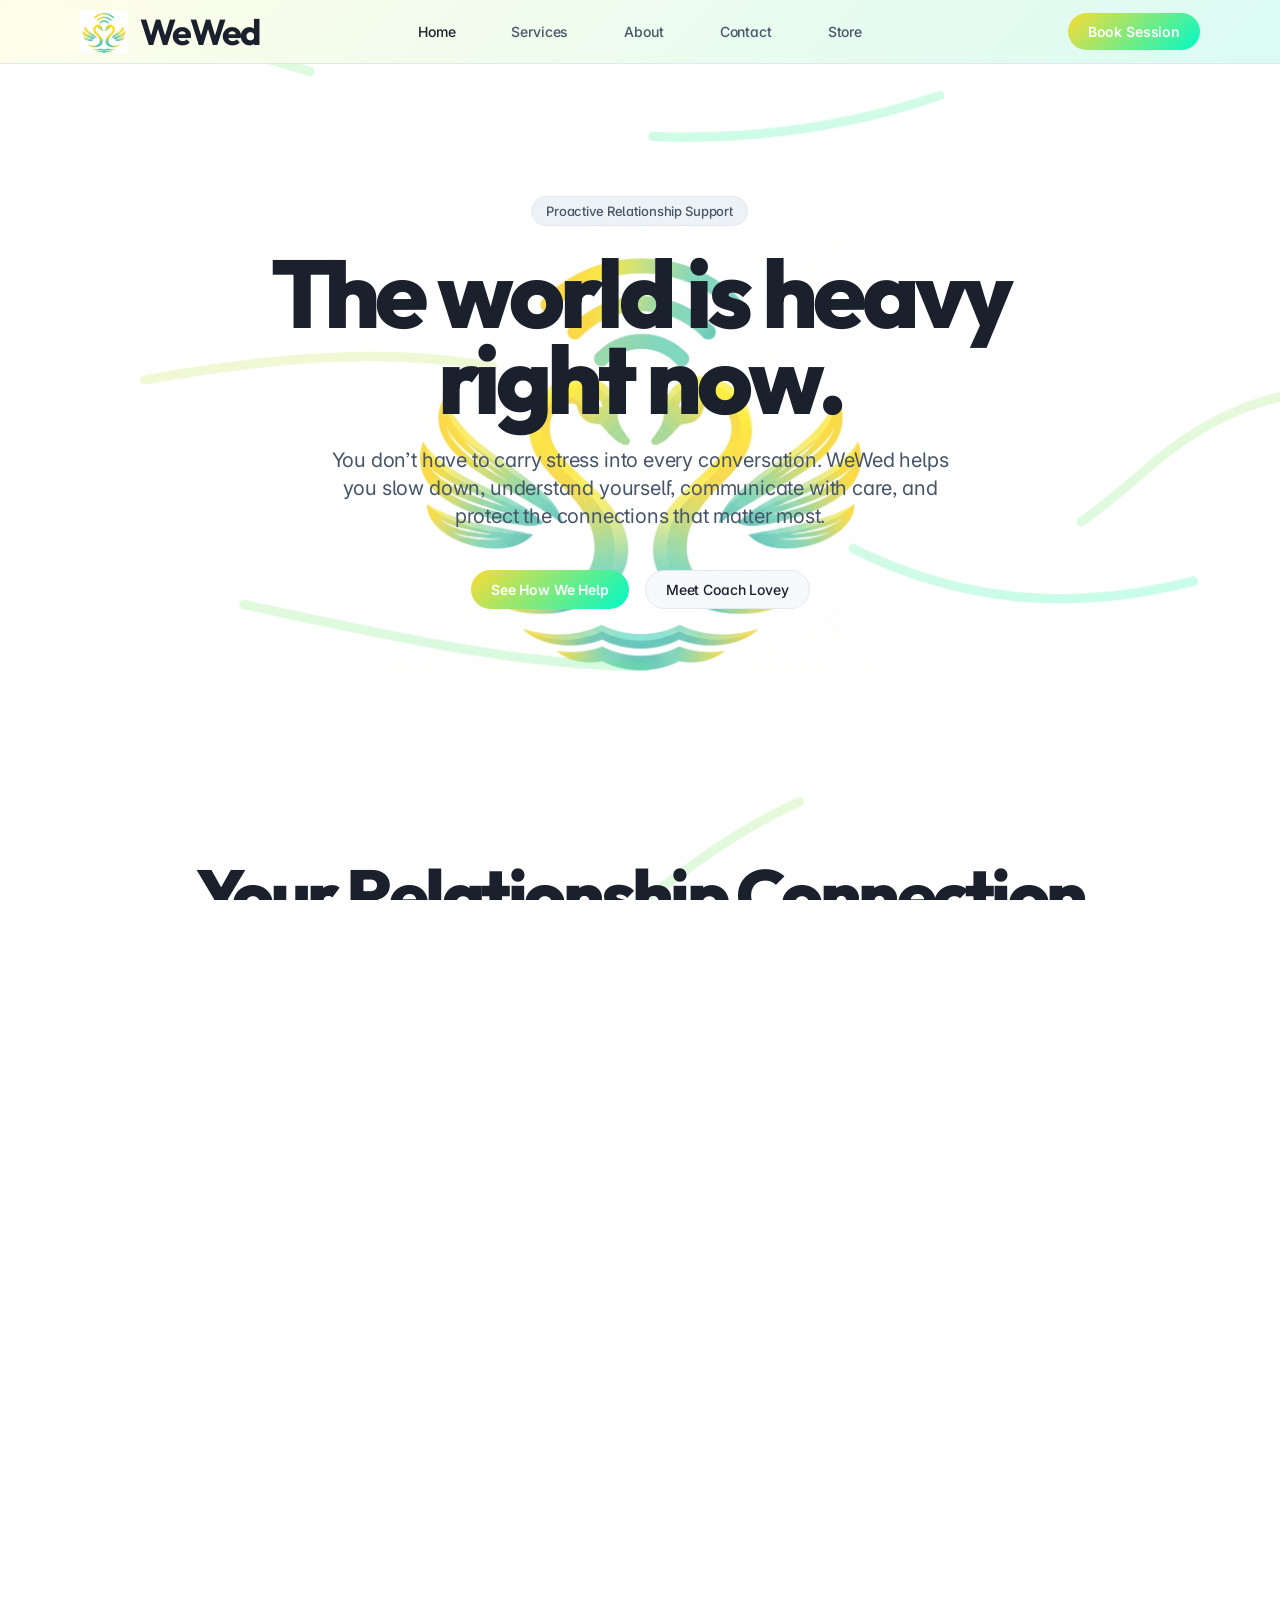
<file: index.html>
<!DOCTYPE html>
<html lang="en">
<head>
  <meta charset="UTF-8">
  <script>document.documentElement.classList.add('js')</script>
  <meta name="viewport" content="width=device-width, initial-scale=1.0">
  <title>WeWed | Proactive Relationship & Communication Coaching</title>
  <meta name="description" content="Strengthen your connection and protect your peace. WeWed offers preventative relationship coaching, deep dives, and group sessions with Coach Lovey.">
  <link rel="canonical" href="https://wewedplus.com/">
  <link rel="stylesheet" href="style.css?v=2">
  <link rel="icon" type="image/jpeg" href="swan-logo.jpg">
</head>
<body>
  <!-- Header Navigation -->
  <header>
    <a href="/" class="logo" id="header-logo">
      <img src="swan-logo.jpg" alt="WeWed Logo" style="width: 32px; height: 32px; margin-right: 4px; object-fit: contain;">
      WeWed
    </a>
    <nav id="header-nav">
      <div class="nav-links">
        <a href="/" class="active">Home</a>
        <a href="services">Services</a>
        <a href="about">About</a>
        <a href="contact">Contact</a>
        <a href="https://www.wewedplus.com/store">Store</a>
      </div>
      <div class="nav-ctas">
        <a href="contact" class="btn-primary">Book Session</a>
      </div>
    </nav>
  </header>

  <!-- Hero Section -->
  <section class="hero">
    <div class="hero-tag animate-on-scroll">Proactive Relationship Support</div>
    <h1 class="display-xxl animate-on-scroll">The world is heavy right now.</h1>
    <p class="subhead animate-on-scroll">You don’t have to carry stress into every conversation. WeWed helps you slow down, understand yourself, communicate with care, and protect the connections that matter most.</p>
    <div class="hero-actions animate-on-scroll">
      <a href="services" class="btn-primary">See How We Help</a>
      <a href="about" class="btn-secondary">Meet Coach Lovey</a>
    </div>
  </section>

  <!-- Services Highlights (Translucent and Spotlight Cards) -->
  <section class="section-container">
    <div style="text-align: center; margin-bottom: 60px;">
      <h2 class="display-xl animate-on-scroll">Your Relationship Connection</h2>
      <p class="subhead animate-on-scroll" style="margin: 0 auto;">Curated coaching services designed to protect your healing and build a better way to connect.</p>
    </div>
    
    <div class="grid-3">
      <!-- Prevention & Maintenance Card (Teal Spotlight) -->
      <div class="card-surface card-spotlight-teal animate-on-scroll" id="card-prevention">
        <div class="hero-tag" style="width: fit-content; margin-bottom: 12px; font-size: 12px; padding: 4px 10px; color: var(--ink);">For Individuals & Couples</div>
        <h3 class="display-md" style="margin-bottom: 15px;">Relational Prevention & Maintenance</h3>
        <p class="subhead" style="font-size: 15px; line-height: 1.5; margin-bottom: 30px;">Stop old patterns before they occur. Protect the healing you've achieved, balancing life, work, stress, and daily routines to stay securely on a positive path forward.</p>
        <a href="services#prevention-maintenance" class="btn-secondary" style="width: 100%;">View Details</a>
      </div>

      <!-- Communication Deep Dive (Yellow Spotlight) -->
      <div class="card-surface card-spotlight-yellow animate-on-scroll" id="card-deepdive">
        <div class="hero-tag" style="width: fit-content; margin-bottom: 12px; font-size: 12px; padding: 4px 10px; color: var(--ink);">For Individuals & Couples</div>
        <h3 class="display-md" style="margin-bottom: 15px;">The Communication Deep Dive</h3>
        <p class="subhead" style="font-size: 15px; line-height: 1.5; margin-bottom: 30px;">Designed for individuals and couples carrying unspoken hurt, repeated frustration, or communication patterns that keep resurfacing. This coaching space helps you slow down, name what has been building underneath the surface, and begin communicating with more honesty, care, and clarity.</p>
        <a href="services#communication-dive" class="btn-secondary" style="width: 100%;">View Details</a>
      </div>

      <!-- Cohorts & Tools (Mix Spotlight) -->
      <div class="card-surface card-spotlight-mix animate-on-scroll" id="card-groups">
        <h3 class="display-md" style="margin-bottom: 15px;">Intentional Communication Groups</h3>
        <p class="subhead" style="font-size: 15px; line-height: 1.5; margin-bottom: 30px;">Breakthroughs from realizing you aren't alone. Led group sessions providing a low-pressure space to connect, share perspectives, and apply what works for you.</p>
        <a href="services#group-cohorts" class="btn-secondary" style="width: 100%;">View Details</a>
      </div>
    </div>
  </section>

  <!-- Coach Lovey Section -->
  <section class="section-container" style="border-top: 1px solid var(--hairline-soft);">
    <div class="grid-2" style="align-items: center;">
      <div class="animate-on-scroll" style="position: relative; display: flex; justify-content: center;">
        <!-- Sophisticated interactive graphic placeholder/mockup -->
        <div class="card-surface card-spotlight-teal" style="width: 100%; max-width: 440px; padding: 40px; text-align: center; border-radius: 30px;">
          <img src="coach-lovey.jpg" alt="Coach Lovey" style="width: 140px; height: 140px; border-radius: 50%; object-fit: cover; margin: 0 auto 24px auto; border: 3px solid var(--accent-teal); display: block; box-shadow: var(--shadow-md);">
          <h3 class="display-md" style="margin-bottom: 8px;">Coach Lovey</h3>
          <p class="subhead" style="font-size: 14px; margin-bottom: 24px;">Relationship Coach</p>
          <div style="display: flex; justify-content: center; gap: 8px;">
            <span style="background: var(--surface-2); padding: 6px 12px; border-radius: 100px; font-size: 12px; border: 1px solid var(--hairline);">20+ Yrs Care</span>
            <span style="background: var(--surface-2); padding: 6px 12px; border-radius: 100px; font-size: 12px; border: 1px solid var(--hairline);">Marriage Advocate</span>
          </div>
        </div>
      </div>
      <div class="animate-on-scroll">
        <div class="hero-tag" style="width: fit-content;">Meet Coach Lovey</div>
        <h2 class="display-xl">We Connect. We Prevent. We Build.</h2>
        <p style="color: var(--ink-muted); font-size: 16px; line-height: 1.6; margin-bottom: 20px;">Yolonda “Coach Lovey” Young is the founder of WeWed, LLC and a Certified Relationship Coach with a Bachelor’s degree in Clinical Psychology. Her work focuses on helping singles, couples, and groups build healthier communication, stronger connection, and practical relationship habits before things break down.</p>
        <p style="color: var(--ink-muted); font-size: 16px; line-height: 1.6; margin-bottom: 32px;">Through WeWed, Coach Lovey provides relationship coaching that is preventative, practical, and forward-focused. Her sessions are designed to help clients recognize patterns, strengthen communication, build self-awareness, and create healthier ways of showing up in their relationships.</p>
        <a href="about" class="btn-primary">Read My Story</a>
      </div>
    </div>
  </section>

  <!-- What Makes This Approach Different Section -->
  <section class="section-container" style="border-top: 1px solid var(--hairline-soft); padding-top: 80px; padding-bottom: 80px;">
    <div class="grid-2">
      <!-- Title (Left) -->
      <div style="display: flex; flex-direction: column; justify-content: center;">
        <div class="hero-tag animate-on-scroll" style="width: fit-content; margin-bottom: 16px;">Our Philosophy</div>
        <h2 class="display-xl animate-on-scroll" style="margin-bottom: 24px;">What Makes This Approach Different</h2>
      </div>
      <!-- Card (Right) -->
      <div class="border-trace-teal animate-on-scroll">
        <div class="border-trace-teal-inner card-surface card-spotlight-teal" style="padding: 40px; height: 100%;">
          <p style="color: var(--ink-muted); font-size: 16px; line-height: 1.6; margin-bottom: 20px;">Coach Lovey blends relational insight, communication strategy, guided conversation, and practical tools to support personal and relational growth.</p>
          <p style="color: var(--ink-muted); font-size: 16px; line-height: 1.6; margin-bottom: 20px;">This work focuses on everyday moments: how you speak, listen, respond, pause, repair, set boundaries, and make decisions. Small shifts in understanding and communication can create meaningful changes in how relationships feel over time.</p>
          <p style="color: var(--ink-muted); font-size: 16px; line-height: 1.6; margin-bottom: 0;">The goal is not to stay stuck in the past. The goal is to understand what matters, recognize what needs to change, and build healthier habits moving forward.</p>
        </div>
      </div>
    </div>
  </section>

  <!-- Coaching, Not Therapy Section -->
  <section class="section-container" style="border-top: 1px solid var(--hairline-soft); padding-top: 80px; padding-bottom: 80px;">
    <div class="grid-2">
      <!-- Title (Desktop Right, Mobile First) -->
      <div class="order-second-desktop align-right-desktop" style="display: flex; flex-direction: column; justify-content: center;">
        <div class="hero-tag animate-on-scroll" style="width: fit-content; margin-bottom: 16px;">Core Distinction</div>
        <h2 class="display-xl animate-on-scroll" style="margin-bottom: 24px;">Coaching, Not Therapy</h2>
      </div>
      <!-- Card (Desktop Left, Mobile Second) -->
      <div class="border-trace-teal animate-on-scroll order-first-desktop">
        <div class="border-trace-teal-inner card-surface card-spotlight-yellow" style="padding: 40px; height: 100%;">
          <p style="color: var(--ink-muted); font-size: 16px; line-height: 1.6; margin-bottom: 20px;">WeWed is not therapy, counseling, clinical psychotherapy, or mental health treatment. Coaching services are educational, facilitative, and growth-focused.</p>
          <p style="color: var(--ink-muted); font-size: 16px; line-height: 1.6; margin-bottom: 0;">Coach Lovey does not diagnose, treat mental health conditions, provide crisis intervention, or replace the support of a licensed mental health professional. Instead, WeWed focuses on prevention, maintenance, communication, clarity, boundaries, and intentional relationship growth.</p>
        </div>
      </div>
    </div>
  </section>

  <!-- Interactive FAQ Section -->
  <section class="section-container" id="faq" style="border-top: 1px solid var(--hairline-soft);">
    <div style="text-align: center; margin-bottom: 60px;">
      <h2 class="display-xl animate-on-scroll">Frequently Asked Questions</h2>
      <p class="subhead animate-on-scroll" style="margin: 0 auto;">Helpful answers about WeWed coaching, communication support, community conversations, and what to expect before booking.</p>
    </div>

    <div class="faq-list">
      <!-- FAQ 1 -->
      <div class="faq-item animate-on-scroll">
        <div class="faq-question">
          <h3>What is relational prevention?</h3>
          <span class="faq-icon" style="font-size: 24px; color: var(--accent-teal); line-height: 1;">+</span>
        </div>
        <div class="faq-answer">
          <p>Relational prevention is the practice of building healthier communication habits before stress, silence, resentment, or confusion turns into a bigger issue.</p>
          <p style="margin-top: 12px;">It helps individuals, singles, dating partners, and couples recognize patterns early, set clearer expectations, express needs with care, and create healthier ways to connect.</p>
          <p style="margin-top: 12px;">The goal is not to wait until everything feels broken. The goal is to build the tools, awareness, and habits that help protect the relationships and connections that matter most.</p>
        </div>
      </div>

      <!-- FAQ 2 -->
      <div class="faq-item animate-on-scroll">
        <div class="faq-question">
          <h3>How many sessions are recommended?</h3>
          <span class="faq-icon" style="font-size: 24px; color: var(--accent-teal); line-height: 1;">+</span>
        </div>
        <div class="faq-answer">
          Coach Lovey recommends starting with a 6-session package. This provides enough time to identify recurring conflict loops, establish healthy routines, and build habits that ensure long-term stability and connection.
        </div>
      </div>

      <!-- FAQ 3 -->
      <div class="faq-item animate-on-scroll">
        <div class="faq-question">
          <h3>Can individuals book coaching sessions?</h3>
          <span class="faq-icon" style="font-size: 24px; color: var(--accent-teal); line-height: 1;">+</span>
        </div>
        <div class="faq-answer">
          <p>Yes. Individual coaching is available for people who want support with communication, self-awareness, dating patterns, relationship expectations, emotional reactions, and personal clarity.</p>
          <p style="margin-top: 12px;">These sessions can help you understand your communication style, prepare for healthier dating, practice difficult conversations, sort through relationship confusion, recognize patterns that keep repeating, and create simple habits that prevent stress from spilling into your connections.</p>
          <p style="margin-top: 12px;">Individual coaching is not only for people in relationships. It is also for singles, people dating, people who are divorced, widowed, healing from a past connection, or anyone who wants to understand themselves better before building with someone else.</p>
        </div>
      </div>

      <!-- FAQ 4 -->
      <div class="faq-item animate-on-scroll">
        <div class="faq-question">
          <h3>How do intentional communication groups work?</h3>
          <span class="faq-icon" style="font-size: 24px; color: var(--accent-teal); line-height: 1;">+</span>
        </div>
        <div class="faq-answer">
          <p>Intentional Communication Groups are guided weekly online sessions led by Coach Lovey. Each group creates a low-pressure space where you can listen, share, ask questions, and learn from others who are navigating different stages of life, dating, personal growth, and relationships.</p>
          <p style="margin-top: 12px;">Each session focuses on practical communication topics such as repeated patterns, relationship expectations, difficult conversations, listening without reacting, speaking with more clarity, and preventing stress from spilling into your connections.</p>
          <p style="margin-top: 12px;">You can participate, ask questions, or simply listen and take what applies to your life. The goal is to leave with more perspective, better language, and simple tools you can actually use outside of the group.</p>
        </div>
      </div>

      <!-- FAQ 5 -->
      <div class="faq-item animate-on-scroll">
        <div class="faq-question">
          <h3>What if my partner does not want to attend?</h3>
          <span class="faq-icon" style="font-size: 24px; color: var(--accent-teal); line-height: 1;">+</span>
        </div>
        <div class="faq-answer">
          <p>You can still begin with individual coaching. One person gaining clarity, learning better language, and changing how they show up in conversations can still make a difference in how those conversations unfold.</p>
          <p style="margin-top: 12px;">Individual coaching can help you prepare for difficult conversations, understand repeated patterns, and decide what you need moving forward.</p>
        </div>
      </div>

      <!-- FAQ 6 -->
      <div class="faq-item animate-on-scroll">
        <div class="faq-question">
          <h3>Do you accept insurance?</h3>
          <span class="faq-icon" style="font-size: 24px; color: var(--accent-teal); line-height: 1;">+</span>
        </div>
        <div class="faq-answer">
          <p>Unfortunately, at this time, WeWed does not accept insurance and does not bill insurance companies.</p>
          <p style="margin-top: 12px;">WeWed services are coaching-based, educational, and preventative. They are not therapy, counseling, mental health treatment, or medical care, so they are not covered or billed the same way clinical services may be.</p>
          <p style="margin-top: 12px;">Payment is handled directly through WeWed at the time of booking.</p>
        </div>
      </div>

      <!-- FAQ 7 -->
      <div class="faq-item animate-on-scroll">
        <div class="faq-question">
          <h3>Are sessions online or in person?</h3>
          <span class="faq-icon" style="font-size: 24px; color: var(--accent-teal); line-height: 1;">+</span>
        </div>
        <div class="faq-answer">
          <p>Yes. WeWed offers coaching through Zoom and in person when available.</p>
          <p style="margin-top: 12px;">Zoom sessions make it easy to meet from wherever you are, while in-person sessions may be available depending on location, scheduling, and distance.</p>
          <p style="margin-top: 12px;">For longer-distance in-person appointments, a mileage or travel fee may apply.</p>
        </div>
      </div>
    </div>
  </section>

  <!-- Global Footer -->
  <footer>
    <div class="footer-container">
      <div class="footer-info">
        <a href="/" class="logo" id="footer-logo">
          <img src="swan-logo.jpg" alt="WeWed Logo" style="width: 32px; height: 32px; margin-right: 4px; object-fit: contain;">
          WeWed
        </a>
        <p>Tools for intentional communication, prevention, and relationship maintenance for singles and couples.</p>
      </div>
      <div class="footer-column">
        <h4>Services</h4>
        <ul>
          <li><a href="services#prevention-maintenance">Prevention & Maintenance</a></li>
          <li><a href="services#communication-dive">Communication Deep Dive</a></li>
          <li><a href="services#group-cohorts">Community Conversation</a></li>
        </ul>
      </div>
      <div class="footer-column">
        <h4>About</h4>
        <ul>
          <li><a href="about">Coach Lovey</a></li>
          <li><a href="about#articles">Insights & Articles</a></li>
        </ul>
      </div>
      <div class="footer-column">
        <h4>Connect</h4>
        <ul>
          <li><a href="services">Book Session</a></li>
          <li><a href="contact">General Inquiry</a></li>
          <li><a href="#faq">FAQs</a></li>
        </ul>
      </div>
    </div>
    <div class="footer-bottom">
      <div>© 2026 WeWed. All rights reserved.</div>
      <div>Designed with Framer aesthetics.</div>
    </div>
  </footer>

  <script src="app.js"></script>
</body>
</html>
</file>
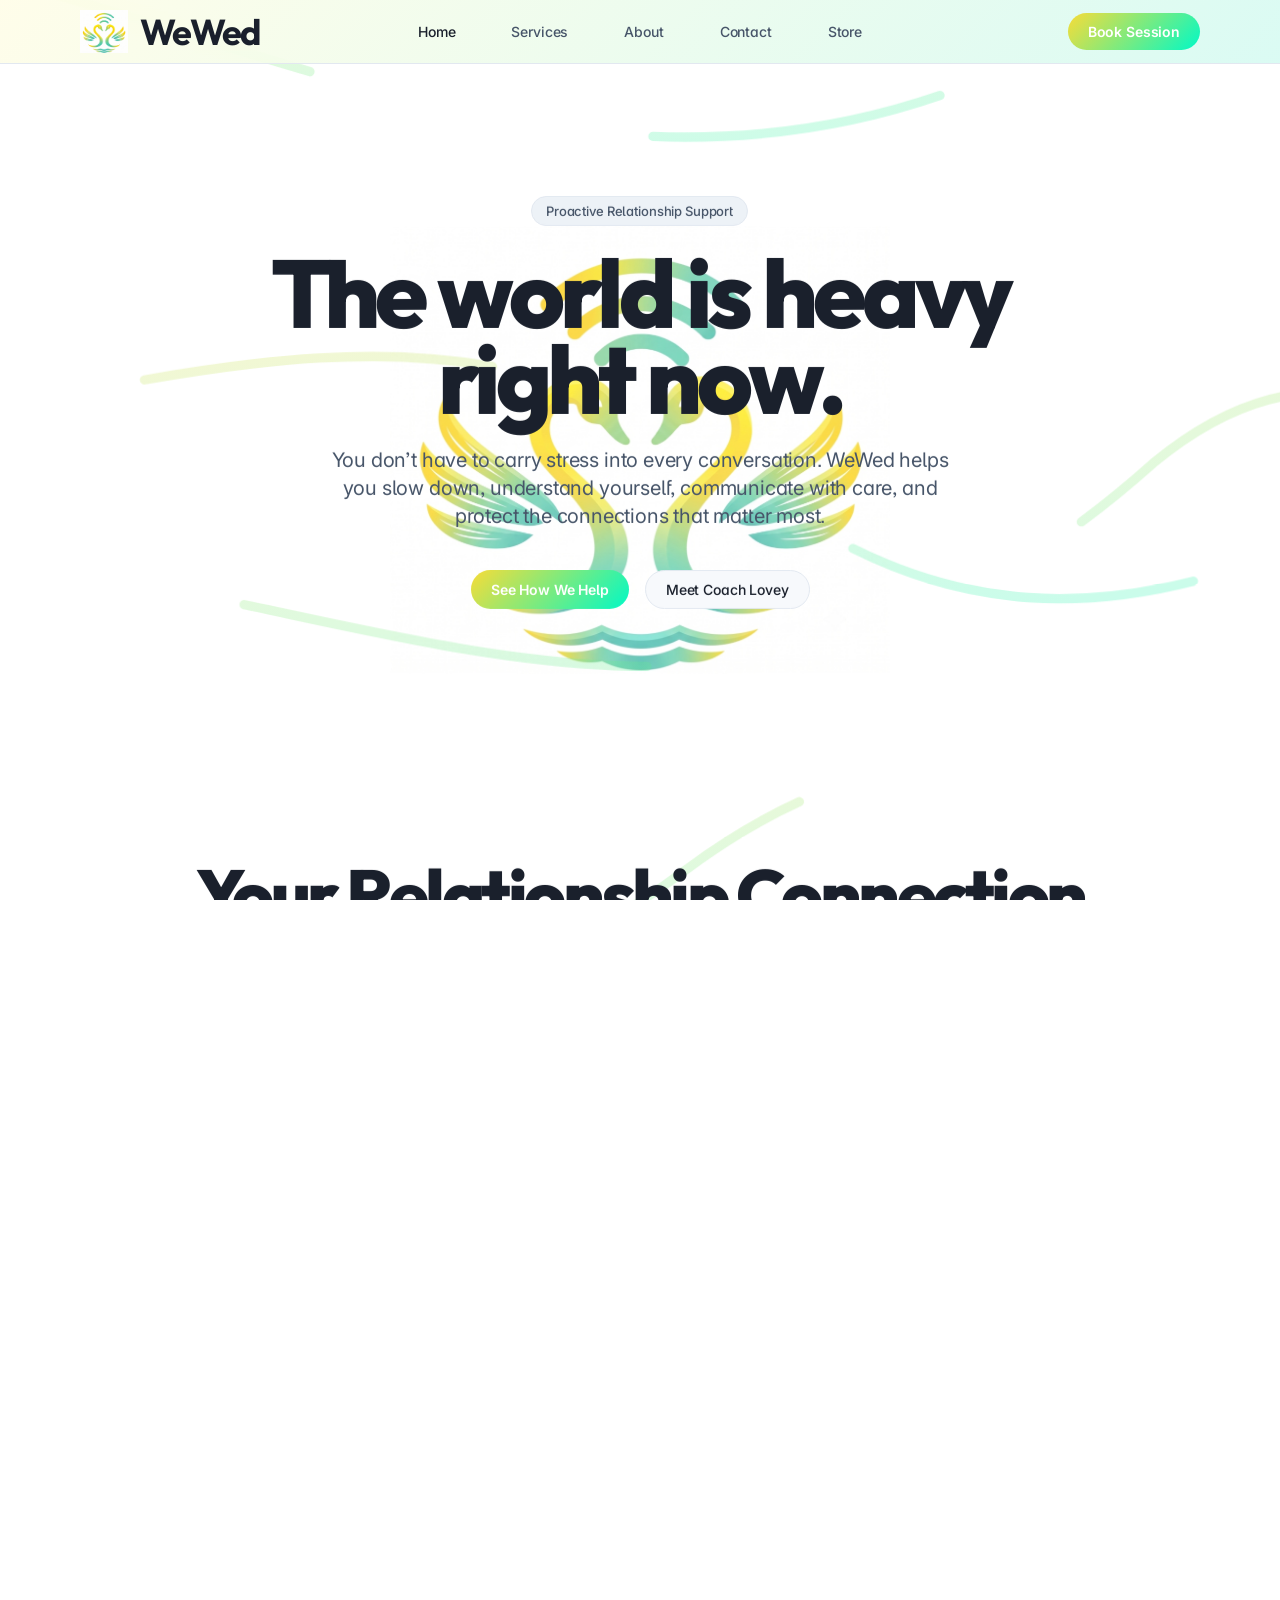
<file: website/index.html>
<!DOCTYPE html>
<html lang="en">
<head>
  <meta charset="UTF-8">
  <script>document.documentElement.classList.add('js')</script>
  <meta name="viewport" content="width=device-width, initial-scale=1.0">
  <title>WeWed | Proactive Relationship & Communication Coaching</title>
  <meta name="description" content="Strengthen your connection and protect your peace. WeWed offers preventative relationship coaching, deep dives, and group sessions with Coach Lovey.">
  <link rel="canonical" href="https://wewedplus.com/">
  <link rel="stylesheet" href="style.css?v=2">
  <link rel="icon" type="image/jpeg" href="swan-logo.jpg">
</head>
<body>
  <!-- Header Navigation -->
  <header>
    <a href="/" class="logo" id="header-logo">
      <img src="swan-logo.jpg" alt="WeWed Logo" style="width: 32px; height: 32px; margin-right: 4px; object-fit: contain;">
      WeWed
    </a>
    <nav id="header-nav">
      <div class="nav-links">
        <a href="/" class="active">Home</a>
        <a href="services">Services</a>
        <a href="about">About</a>
        <a href="contact">Contact</a>
        <a href="https://www.wewedplus.com/store">Store</a>
      </div>
      <div class="nav-ctas">
        <a href="contact" class="btn-primary">Book Session</a>
      </div>
    </nav>
  </header>

  <!-- Hero Section -->
  <section class="hero">
    <div class="hero-tag animate-on-scroll">Proactive Relationship Support</div>
    <h1 class="display-xxl animate-on-scroll">The world is heavy right now.</h1>
    <p class="subhead animate-on-scroll">You don’t have to carry stress into every conversation. WeWed helps you slow down, understand yourself, communicate with care, and protect the connections that matter most.</p>
    <div class="hero-actions animate-on-scroll">
      <a href="services" class="btn-primary">See How We Help</a>
      <a href="about" class="btn-secondary">Meet Coach Lovey</a>
    </div>
  </section>

  <!-- Services Highlights (Translucent and Spotlight Cards) -->
  <section class="section-container">
    <div style="text-align: center; margin-bottom: 60px;">
      <h2 class="display-xl animate-on-scroll">Your Relationship Connection</h2>
      <p class="subhead animate-on-scroll" style="margin: 0 auto;">Curated coaching services designed to protect your healing and build a better way to connect.</p>
    </div>
    
    <div class="grid-3">
      <!-- Prevention & Maintenance Card (Teal Spotlight) -->
      <div class="card-surface card-spotlight-teal animate-on-scroll" id="card-prevention">
        <div class="hero-tag" style="width: fit-content; margin-bottom: 12px; font-size: 12px; padding: 4px 10px; color: var(--ink);">For Individuals & Couples</div>
        <h3 class="display-md" style="margin-bottom: 15px;">Relational Prevention & Maintenance</h3>
        <p class="subhead" style="font-size: 15px; line-height: 1.5; margin-bottom: 30px;">Stop old patterns before they occur. Protect the healing you've achieved, balancing life, work, stress, and daily routines to stay securely on a positive path forward.</p>
        <a href="services#prevention-maintenance" class="btn-secondary" style="width: 100%;">View Details</a>
      </div>

      <!-- Communication Deep Dive (Yellow Spotlight) -->
      <div class="card-surface card-spotlight-yellow animate-on-scroll" id="card-deepdive">
        <div class="hero-tag" style="width: fit-content; margin-bottom: 12px; font-size: 12px; padding: 4px 10px; color: var(--ink);">For Individuals & Couples</div>
        <h3 class="display-md" style="margin-bottom: 15px;">The Communication Deep Dive</h3>
        <p class="subhead" style="font-size: 15px; line-height: 1.5; margin-bottom: 30px;">Designed for individuals and couples carrying unspoken hurt, repeated frustration, or communication patterns that keep resurfacing. This coaching space helps you slow down, name what has been building underneath the surface, and begin communicating with more honesty, care, and clarity.</p>
        <a href="services#communication-dive" class="btn-secondary" style="width: 100%;">View Details</a>
      </div>

      <!-- Cohorts & Tools (Mix Spotlight) -->
      <div class="card-surface card-spotlight-mix animate-on-scroll" id="card-groups">
        <h3 class="display-md" style="margin-bottom: 15px;">Intentional Communication Groups</h3>
        <p class="subhead" style="font-size: 15px; line-height: 1.5; margin-bottom: 30px;">Breakthroughs from realizing you aren't alone. Led group sessions providing a low-pressure space to connect, share perspectives, and apply what works for you.</p>
        <a href="services#group-cohorts" class="btn-secondary" style="width: 100%;">View Details</a>
      </div>
    </div>
  </section>

  <!-- Coach Lovey Section -->
  <section class="section-container" style="border-top: 1px solid var(--hairline-soft);">
    <div class="grid-2" style="align-items: center;">
      <div class="animate-on-scroll" style="position: relative; display: flex; justify-content: center;">
        <!-- Sophisticated interactive graphic placeholder/mockup -->
        <div class="card-surface card-spotlight-teal" style="width: 100%; max-width: 440px; padding: 40px; text-align: center; border-radius: 30px;">
          <img src="coach-lovey.jpg" alt="Coach Lovey" style="width: 140px; height: 140px; border-radius: 50%; object-fit: cover; margin: 0 auto 24px auto; border: 3px solid var(--accent-teal); display: block; box-shadow: var(--shadow-md);">
          <h3 class="display-md" style="margin-bottom: 8px;">Coach Lovey</h3>
          <p class="subhead" style="font-size: 14px; margin-bottom: 24px;">Relationship Coach</p>
          <div style="display: flex; justify-content: center; gap: 8px;">
            <span style="background: var(--surface-2); padding: 6px 12px; border-radius: 100px; font-size: 12px; border: 1px solid var(--hairline);">20+ Yrs Care</span>
            <span style="background: var(--surface-2); padding: 6px 12px; border-radius: 100px; font-size: 12px; border: 1px solid var(--hairline);">Marriage Advocate</span>
          </div>
        </div>
      </div>
      <div class="animate-on-scroll">
        <div class="hero-tag" style="width: fit-content;">Meet Coach Lovey</div>
        <h2 class="display-xl">We Connect. We Prevent. We Build.</h2>
        <p style="color: var(--ink-muted); font-size: 16px; line-height: 1.6; margin-bottom: 20px;">Yolonda “Coach Lovey” Young is the founder of WeWed, LLC and a Certified Relationship Coach with a Bachelor’s degree in Clinical Psychology. Her work focuses on helping singles, couples, and groups build healthier communication, stronger connection, and practical relationship habits before things break down.</p>
        <p style="color: var(--ink-muted); font-size: 16px; line-height: 1.6; margin-bottom: 32px;">Through WeWed, Coach Lovey provides relationship coaching that is preventative, practical, and forward-focused. Her sessions are designed to help clients recognize patterns, strengthen communication, build self-awareness, and create healthier ways of showing up in their relationships.</p>
        <a href="about" class="btn-primary">Read My Story</a>
      </div>
    </div>
  </section>

  <!-- What Makes This Approach Different Section -->
  <section class="section-container" style="border-top: 1px solid var(--hairline-soft); padding-top: 80px; padding-bottom: 80px;">
    <div class="grid-2">
      <!-- Title (Left) -->
      <div style="display: flex; flex-direction: column; justify-content: center;">
        <div class="hero-tag animate-on-scroll" style="width: fit-content; margin-bottom: 16px;">Our Philosophy</div>
        <h2 class="display-xl animate-on-scroll" style="margin-bottom: 24px;">What Makes This Approach Different</h2>
      </div>
      <!-- Card (Right) -->
      <div class="border-trace-teal animate-on-scroll">
        <div class="border-trace-teal-inner card-surface card-spotlight-teal" style="padding: 40px; height: 100%;">
          <p style="color: var(--ink-muted); font-size: 16px; line-height: 1.6; margin-bottom: 20px;">Coach Lovey blends relational insight, communication strategy, guided conversation, and practical tools to support personal and relational growth.</p>
          <p style="color: var(--ink-muted); font-size: 16px; line-height: 1.6; margin-bottom: 20px;">This work focuses on everyday moments: how you speak, listen, respond, pause, repair, set boundaries, and make decisions. Small shifts in understanding and communication can create meaningful changes in how relationships feel over time.</p>
          <p style="color: var(--ink-muted); font-size: 16px; line-height: 1.6; margin-bottom: 0;">The goal is not to stay stuck in the past. The goal is to understand what matters, recognize what needs to change, and build healthier habits moving forward.</p>
        </div>
      </div>
    </div>
  </section>

  <!-- Coaching, Not Therapy Section -->
  <section class="section-container" style="border-top: 1px solid var(--hairline-soft); padding-top: 80px; padding-bottom: 80px;">
    <div class="grid-2">
      <!-- Title (Desktop Right, Mobile First) -->
      <div class="order-second-desktop align-right-desktop" style="display: flex; flex-direction: column; justify-content: center;">
        <div class="hero-tag animate-on-scroll" style="width: fit-content; margin-bottom: 16px;">Core Distinction</div>
        <h2 class="display-xl animate-on-scroll" style="margin-bottom: 24px;">Coaching, Not Therapy</h2>
      </div>
      <!-- Card (Desktop Left, Mobile Second) -->
      <div class="border-trace-teal animate-on-scroll order-first-desktop">
        <div class="border-trace-teal-inner card-surface card-spotlight-yellow" style="padding: 40px; height: 100%;">
          <p style="color: var(--ink-muted); font-size: 16px; line-height: 1.6; margin-bottom: 20px;">WeWed is not therapy, counseling, clinical psychotherapy, or mental health treatment. Coaching services are educational, facilitative, and growth-focused.</p>
          <p style="color: var(--ink-muted); font-size: 16px; line-height: 1.6; margin-bottom: 0;">Coach Lovey does not diagnose, treat mental health conditions, provide crisis intervention, or replace the support of a licensed mental health professional. Instead, WeWed focuses on prevention, maintenance, communication, clarity, boundaries, and intentional relationship growth.</p>
        </div>
      </div>
    </div>
  </section>

  <!-- Interactive FAQ Section -->
  <section class="section-container" id="faq" style="border-top: 1px solid var(--hairline-soft);">
    <div style="text-align: center; margin-bottom: 60px;">
      <h2 class="display-xl animate-on-scroll">Frequently Asked Questions</h2>
      <p class="subhead animate-on-scroll" style="margin: 0 auto;">Helpful answers about WeWed coaching, communication support, community conversations, and what to expect before booking.</p>
    </div>

    <div class="faq-list">
      <!-- FAQ 1 -->
      <div class="faq-item animate-on-scroll">
        <div class="faq-question">
          <h3>What is relational prevention?</h3>
          <span class="faq-icon" style="font-size: 24px; color: var(--accent-teal); line-height: 1;">+</span>
        </div>
        <div class="faq-answer">
          <p>Relational prevention is the practice of building healthier communication habits before stress, silence, resentment, or confusion turns into a bigger issue.</p>
          <p style="margin-top: 12px;">It helps individuals, singles, dating partners, and couples recognize patterns early, set clearer expectations, express needs with care, and create healthier ways to connect.</p>
          <p style="margin-top: 12px;">The goal is not to wait until everything feels broken. The goal is to build the tools, awareness, and habits that help protect the relationships and connections that matter most.</p>
        </div>
      </div>

      <!-- FAQ 2 -->
      <div class="faq-item animate-on-scroll">
        <div class="faq-question">
          <h3>How many sessions are recommended?</h3>
          <span class="faq-icon" style="font-size: 24px; color: var(--accent-teal); line-height: 1;">+</span>
        </div>
        <div class="faq-answer">
          Coach Lovey recommends starting with a 6-session package. This provides enough time to identify recurring conflict loops, establish healthy routines, and build habits that ensure long-term stability and connection.
        </div>
      </div>

      <!-- FAQ 3 -->
      <div class="faq-item animate-on-scroll">
        <div class="faq-question">
          <h3>Can individuals book coaching sessions?</h3>
          <span class="faq-icon" style="font-size: 24px; color: var(--accent-teal); line-height: 1;">+</span>
        </div>
        <div class="faq-answer">
          <p>Yes. Individual coaching is available for people who want support with communication, self-awareness, dating patterns, relationship expectations, emotional reactions, and personal clarity.</p>
          <p style="margin-top: 12px;">These sessions can help you understand your communication style, prepare for healthier dating, practice difficult conversations, sort through relationship confusion, recognize patterns that keep repeating, and create simple habits that prevent stress from spilling into your connections.</p>
          <p style="margin-top: 12px;">Individual coaching is not only for people in relationships. It is also for singles, people dating, people who are divorced, widowed, healing from a past connection, or anyone who wants to understand themselves better before building with someone else.</p>
        </div>
      </div>

      <!-- FAQ 4 -->
      <div class="faq-item animate-on-scroll">
        <div class="faq-question">
          <h3>How do intentional communication groups work?</h3>
          <span class="faq-icon" style="font-size: 24px; color: var(--accent-teal); line-height: 1;">+</span>
        </div>
        <div class="faq-answer">
          <p>Intentional Communication Groups are guided weekly online sessions led by Coach Lovey. Each group creates a low-pressure space where you can listen, share, ask questions, and learn from others who are navigating different stages of life, dating, personal growth, and relationships.</p>
          <p style="margin-top: 12px;">Each session focuses on practical communication topics such as repeated patterns, relationship expectations, difficult conversations, listening without reacting, speaking with more clarity, and preventing stress from spilling into your connections.</p>
          <p style="margin-top: 12px;">You can participate, ask questions, or simply listen and take what applies to your life. The goal is to leave with more perspective, better language, and simple tools you can actually use outside of the group.</p>
        </div>
      </div>

      <!-- FAQ 5 -->
      <div class="faq-item animate-on-scroll">
        <div class="faq-question">
          <h3>What if my partner does not want to attend?</h3>
          <span class="faq-icon" style="font-size: 24px; color: var(--accent-teal); line-height: 1;">+</span>
        </div>
        <div class="faq-answer">
          <p>You can still begin with individual coaching. One person gaining clarity, learning better language, and changing how they show up in conversations can still make a difference in how those conversations unfold.</p>
          <p style="margin-top: 12px;">Individual coaching can help you prepare for difficult conversations, understand repeated patterns, and decide what you need moving forward.</p>
        </div>
      </div>

      <!-- FAQ 6 -->
      <div class="faq-item animate-on-scroll">
        <div class="faq-question">
          <h3>Do you accept insurance?</h3>
          <span class="faq-icon" style="font-size: 24px; color: var(--accent-teal); line-height: 1;">+</span>
        </div>
        <div class="faq-answer">
          <p>Unfortunately, at this time, WeWed does not accept insurance and does not bill insurance companies.</p>
          <p style="margin-top: 12px;">WeWed services are coaching-based, educational, and preventative. They are not therapy, counseling, mental health treatment, or medical care, so they are not covered or billed the same way clinical services may be.</p>
          <p style="margin-top: 12px;">Payment is handled directly through WeWed at the time of booking.</p>
        </div>
      </div>

      <!-- FAQ 7 -->
      <div class="faq-item animate-on-scroll">
        <div class="faq-question">
          <h3>Are sessions online or in person?</h3>
          <span class="faq-icon" style="font-size: 24px; color: var(--accent-teal); line-height: 1;">+</span>
        </div>
        <div class="faq-answer">
          <p>Yes. WeWed offers coaching through Zoom and in person when available.</p>
          <p style="margin-top: 12px;">Zoom sessions make it easy to meet from wherever you are, while in-person sessions may be available depending on location, scheduling, and distance.</p>
          <p style="margin-top: 12px;">For longer-distance in-person appointments, a mileage or travel fee may apply.</p>
        </div>
      </div>
    </div>
  </section>

  <!-- Global Footer -->
  <footer>
    <div class="footer-container">
      <div class="footer-info">
        <a href="/" class="logo" id="footer-logo">
          <img src="swan-logo.jpg" alt="WeWed Logo" style="width: 32px; height: 32px; margin-right: 4px; object-fit: contain;">
          WeWed
        </a>
        <p>Tools for intentional communication, prevention, and relationship maintenance for singles and couples.</p>
      </div>
      <div class="footer-column">
        <h4>Services</h4>
        <ul>
          <li><a href="services#prevention-maintenance">Prevention & Maintenance</a></li>
          <li><a href="services#communication-dive">Communication Deep Dive</a></li>
          <li><a href="services#group-cohorts">Community Conversation</a></li>
        </ul>
      </div>
      <div class="footer-column">
        <h4>About</h4>
        <ul>
          <li><a href="about">Coach Lovey</a></li>
          <li><a href="about#articles">Insights & Articles</a></li>
        </ul>
      </div>
      <div class="footer-column">
        <h4>Connect</h4>
        <ul>
          <li><a href="services">Book Session</a></li>
          <li><a href="contact">General Inquiry</a></li>
          <li><a href="#faq">FAQs</a></li>
        </ul>
      </div>
    </div>
    <div class="footer-bottom">
      <div>© 2026 WeWed. All rights reserved.</div>
      <div class="footer-links">
        <a href="https://links.wewedplus.com/preview/w7o40mzmqhSh16eUXQuA" target="_blank" rel="noopener">Privacy Policy</a>
        <a href="https://links.wewedplus.com/preview/NZcLRPiaeot4LCJY9WI4" target="_blank" rel="noopener">Terms & Conditions</a>
      </div>
    </div>
  </footer>

  <script src="app.js"></script>
</body>
</html>
</file>
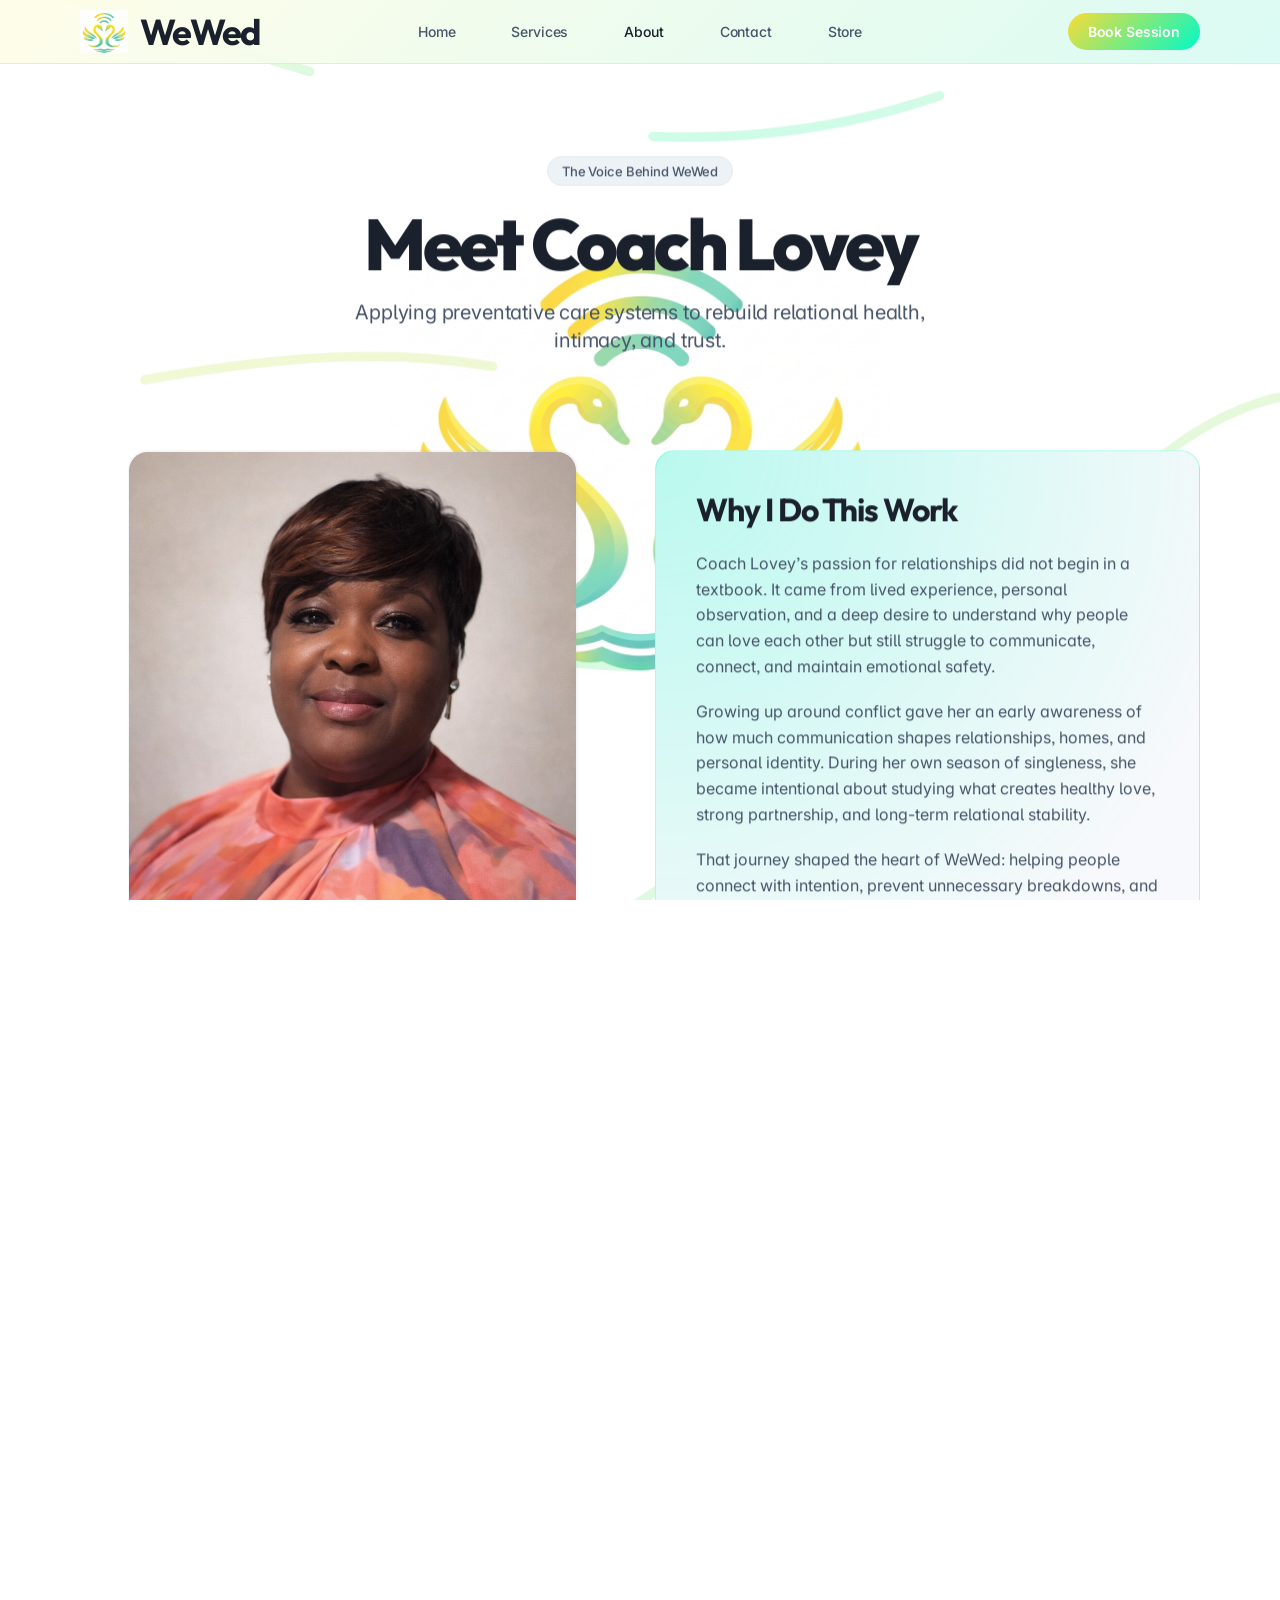
<file: about.html>
<!DOCTYPE html>
<html lang="en">
<head>
  <meta charset="UTF-8">
  <script>document.documentElement.classList.add('js')</script>
  <meta name="viewport" content="width=device-width, initial-scale=1.0">
  <title>Meet Coach Lovey | Certified Relationship Coach | WeWed</title>
  <meta name="description" content="Discover the journey of Yolonda 'Coach Lovey' Young. Learn how she combines 20 years of clinical and wellness experience with preventative relationship care.">
  <link rel="canonical" href="https://wewedplus.com/about">
  <link rel="stylesheet" href="style.css?v=2">
  <link rel="icon" type="image/jpeg" href="swan-logo.jpg">
  <style>
    .bio-quote {
      font-family: var(--font-display);
      font-size: 28px;
      font-weight: 600;
      line-height: 1.3;
      letter-spacing: -1px;
      color: var(--ink);
      margin-bottom: 24px;
    }


    /* Article Card structure */
    .article-card {
      text-decoration: none;
      display: block;
      color: inherit;
    }

    .article-card:hover h3 {
      color: var(--accent-teal);
    }
  </style>
</head>
<body>
  <!-- Header Navigation -->
  <header>
    <a href="/" class="logo" id="header-logo">
      <img src="swan-logo.jpg" alt="WeWed Logo" style="width: 32px; height: 32px; margin-right: 4px; object-fit: contain;">
      WeWed
    </a>
    <nav id="header-nav">
      <div class="nav-links">
        <a href="/">Home</a>
        <a href="services">Services</a>
        <a href="about" class="active">About</a>
        <a href="contact">Contact</a>
        <a href="https://www.wewedplus.com/store">Store</a>
      </div>
      <div class="nav-ctas">
        <a href="contact" class="btn-primary">Book Session</a>
      </div>
    </nav>
  </header>

  <!-- Hero Section -->
  <section class="hero" style="min-height: 50vh; padding-bottom: 20px;">
    <div class="hero-tag animate-on-scroll">The Voice Behind WeWed</div>
    <h1 class="display-xl animate-on-scroll">Meet Coach Lovey</h1>
    <p class="subhead animate-on-scroll">Applying preventative care systems to rebuild relational health, intimacy, and trust.</p>
  </section>

  <!-- Biography Section -->
  <section class="section-container" style="padding-top: 0;">
    <div class="grid-2" style="align-items: stretch; margin-bottom: 60px;">
      <div class="animate-on-scroll" style="display: flex; justify-content: center; align-items: stretch;">
        <div class="border-trace-teal" style="width: 100%; max-width: 450px;">
          <div class="border-trace-teal-inner" style="border-radius: 18.5px; overflow: hidden; height: 100%;">
            <img src="coach-lovey.jpg" alt="Coach Lovey" style="width: 100%; height: 100%; min-height: 400px; object-fit: cover; display: block;">
          </div>
        </div>
      </div>
      <div class="animate-on-scroll">
        <div class="card-surface card-spotlight-teal animated-border-teal" style="padding: 40px; height: 100%;">
          <h2 class="display-md" style="margin-bottom: 24px;">Why I Do This Work</h2>
          <p style="color: var(--ink-muted); font-size: 16px; line-height: 1.6; margin-bottom: 20px;">Coach Lovey’s passion for relationships did not begin in a textbook. It came from lived experience, personal observation, and a deep desire to understand why people can love each other but still struggle to communicate, connect, and maintain emotional safety.</p>
          <p style="color: var(--ink-muted); font-size: 16px; line-height: 1.6; margin-bottom: 20px;">Growing up around conflict gave her an early awareness of how much communication shapes relationships, homes, and personal identity. During her own season of singleness, she became intentional about studying what creates healthy love, strong partnership, and long-term relational stability.</p>
          <p style="color: var(--ink-muted); font-size: 16px; line-height: 1.6; margin-bottom: 0;">That journey shaped the heart of WeWed: helping people connect with intention, prevent unnecessary breakdowns, and build healthier patterns for the future.</p>
        </div>
      </div>
    </div>

    <div class="grid-2" style="border-top: 1px solid var(--hairline-soft); padding-top: 60px;">
      <div class="animate-on-scroll" style="display: flex; flex-direction: column; justify-content: center;">
        <h2 class="display-xl" style="margin-bottom: 20px;">Relational Prevention</h2>
        <p class="subhead" style="margin-bottom: 0; max-width: 100%;">Coach Lovey has spent 20 years focusing on prevention in health and relationship wellness, building WeWed as a preventative support system for individuals and couples.</p>
      </div>
      <div class="animate-on-scroll" style="padding-left: 20px; display: flex; flex-direction: column; justify-content: center;">
        <h3 class="display-md" style="font-size: 22px; margin-bottom: 20px;">Professional Timeline</h3>
        <div class="timeline" style="margin: 20px 0;">
          <div class="timeline-item">
            <div class="timeline-date">Preventative Care Focus</div>
            <p style="color: var(--ink-muted); font-size: 14px; line-height: 1.5;">Accumulated 20 years of clinical and wellness experience focusing on prevention by fixing root behaviors before damage occurs.</p>
          </div>
          <div class="timeline-item">
            <div class="timeline-date">Marriage & Family Studies</div>
            <p style="color: var(--ink-muted); font-size: 14px; line-height: 1.5;">Dedicated research to structural family dynamics, conflict management, and healthy marital systems.</p>
          </div>
          <div class="timeline-item">
            <div class="timeline-date">Establishment of WeWed</div>
            <p style="color: var(--ink-muted); font-size: 14px; line-height: 1.5;">Created a bespoke Relationship Support program combining prevention, maintenance, and intensive deep-dives.</p>
          </div>
        </div>
      </div>
    </div>
  </section>

  <!-- Who I Help Section -->
  <section class="section-container" style="border-top: 1px solid var(--hairline-soft); padding-top: 80px; padding-bottom: 80px;">
    <div style="text-align: center; margin-bottom: 60px;">
      <h2 class="display-xl animate-on-scroll">Who I Help</h2>
      <p class="subhead animate-on-scroll" style="margin: 0 auto; max-width: 700px;">WeWed supports singles, couples, and groups who want to communicate better, connect more intentionally, and build healthier relationship habits.</p>
    </div>
    
    <div class="grid-3">
      <!-- Singles -->
      <div class="card-surface card-spotlight-teal animate-on-scroll" style="height: 100%;">
        <div class="hero-tag" style="width: fit-content; margin-bottom: 16px;">Singles</div>
        <h3 class="display-md" style="font-size: 24px; margin-bottom: 16px;">For Singles</h3>
        <p style="color: var(--ink-muted); font-size: 15px; line-height: 1.6;">Dating clarity, personal boundaries, emotional reset, self-trust, communication patterns, and preparation for healthier connections.</p>
      </div>

      <!-- Couples -->
      <div class="card-surface card-spotlight-yellow animate-on-scroll" style="height: 100%;">
        <div class="hero-tag" style="width: fit-content; margin-bottom: 16px;">Couples</div>
        <h3 class="display-md" style="font-size: 24px; margin-bottom: 16px;">For Couples</h3>
        <p style="color: var(--ink-muted); font-size: 15px; line-height: 1.6;">Relationship maintenance, communication routines, conflict prevention, reconnection, expectation alignment, and creating a stronger foundation before small issues become repeated problems.</p>
      </div>

      <!-- Groups -->
      <div class="card-surface card-spotlight-mix animate-on-scroll" style="height: 100%;">
        <div class="hero-tag" style="width: fit-content; margin-bottom: 16px;">Groups</div>
        <h3 class="display-md" style="font-size: 24px; margin-bottom: 16px;">For Groups</h3>
        <p style="color: var(--ink-muted); font-size: 15px; line-height: 1.6;">Guided conversation, shared perspective, communication practice, and practical relationship tools in a supportive environment.</p>
      </div>
    </div>
  </section>

  <!-- How I Work Section -->
  <section class="section-container" style="border-top: 1px solid var(--hairline-soft); padding-top: 80px; padding-bottom: 80px;">
    <div class="grid-2" style="align-items: stretch;">
      <div style="display: flex; flex-direction: column; justify-content: center;">
        <div class="hero-tag animate-on-scroll" style="width: fit-content; margin-bottom: 16px;">Methodology</div>
        <h2 class="display-xl animate-on-scroll" style="margin-bottom: 24px;">How I Work</h2>
        <p class="subhead animate-on-scroll" style="margin-bottom: 0;">Coach Lovey’s coaching style is interactive, conversational, and deeply practical. Sessions are not just about talking through problems; they are designed to help clients see patterns, connect the dots, and apply what they learn in everyday life.</p>
      </div>
      
      <div class="animate-on-scroll">
        <div class="card-surface card-spotlight-teal animated-border-teal" style="padding: 40px; display: flex; flex-direction: column; gap: 24px; height: 100%;">
          <p style="color: var(--ink-muted); font-size: 16px; line-height: 1.6; margin: 0;">She often uses relatable stories, parables, examples, and real-life scenarios to make communication and relationship concepts easier to understand. This approach helps clients feel seen, stay engaged, and walk away with language, tools, and perspective they can actually use.</p>
          <p style="color: var(--ink-muted); font-size: 16px; line-height: 1.6; margin: 0;">Rather than simply giving advice, Coach Lovey guides clients through reflection, honest conversation, practical exercises, and intentional discussion. Her goal is to help clients understand what is happening beneath the surface, communicate more clearly, and move forward with confidence.</p>
          <p style="color: var(--ink-muted); font-size: 16px; line-height: 1.6; margin: 0;">Her gift is noticing what is often left unsaid and helping clients put language to the thoughts, emotions, and patterns that may be affecting how they show up in relationships.</p>
        </div>
      </div>
    </div>
  </section>

  <!-- Hear from Coach Lovey (Insights and Articles) -->
  <section class="section-container" id="articles" style="border-top: 1px solid var(--hairline-soft);">
    <div style="text-align: center; margin-bottom: 60px;">
      <h2 class="display-xl animate-on-scroll">Hear from Coach Lovey</h2>
      <p class="subhead animate-on-scroll" style="margin: 0 auto;">Actionable thoughts and strategies for protective relationship habits.</p>
    </div>

    <div class="grid-2">
      <!-- Article 1 -->
      <a href="javascript:void(0)" class="article-card card-surface card-spotlight-teal animate-on-scroll">
        <div class="hero-tag" style="width: fit-content; margin-bottom: 16px;">Habits & Connection</div>
        <h3 class="display-md" style="font-size: 24px; margin-bottom: 12px; transition: color 0.2s ease;">Daily Habits to Protect Your Connection</h3>
        <p style="color: var(--ink-muted); font-size: 15px; line-height: 1.6; margin-bottom: 20px;">Read quick, daily actionable insights to keep communication channels open, direct, and authentic across daily routines.</p>
        <span style="color: var(--accent-teal); font-size: 14px; font-weight: 500;">Read Article →</span>
      </a>

      <!-- Article 2 -->
      <a href="javascript:void(0)" class="article-card card-surface card-spotlight-yellow animate-on-scroll">
        <div class="hero-tag" style="width: fit-content; margin-bottom: 16px;">Prevention Strategy</div>
        <h3 class="display-md" style="font-size: 24px; margin-bottom: 12px; transition: color 0.2s ease;">Preventative Care vs. Damage Control</h3>
        <p style="color: var(--ink-muted); font-size: 15px; line-height: 1.6; margin-bottom: 20px;">Why investing in your connection today saves hours of gridlocked conflict tomorrow. Discover the core of prevention mechanics.</p>
        <span style="color: var(--accent-teal); font-size: 14px; font-weight: 500;">Read Article →</span>
      </a>
    </div>
  </section>


  <!-- Global Footer -->
  <footer>
    <div class="footer-container">
      <div class="footer-info">
        <a href="/" class="logo" id="footer-logo">
          <img src="swan-logo.jpg" alt="WeWed Logo" style="width: 32px; height: 32px; margin-right: 4px; object-fit: contain;">
          WeWed
        </a>
        <p>Tools for intentional communication, prevention, and relationship maintenance for singles and couples.</p>
      </div>
      <div class="footer-column">
        <h4>Services</h4>
        <ul>
          <li><a href="services#prevention-maintenance">Prevention & Maintenance</a></li>
          <li><a href="services#communication-dive">Communication Deep Dive</a></li>
          <li><a href="services#group-cohorts">Community Conversation</a></li>
        </ul>
      </div>
      <div class="footer-column">
        <h4>About</h4>
        <ul>
          <li><a href="about">Coach Lovey</a></li>
          <li><a href="about#articles">Insights & Articles</a></li>
        </ul>
      </div>
      <div class="footer-column">
        <h4>Connect</h4>
        <ul>
          <li><a href="services">Book Session</a></li>
          <li><a href="contact">General Inquiry</a></li>
          <li><a href="/#faq">FAQs</a></li>
        </ul>
      </div>
    </div>
    <div class="footer-bottom">
      <div>© 2026 WeWed. All rights reserved.</div>
      <div>Designed with Framer aesthetics.</div>
    </div>
  </footer>

  <script src="app.js"></script>
</body>
</html>
</file>
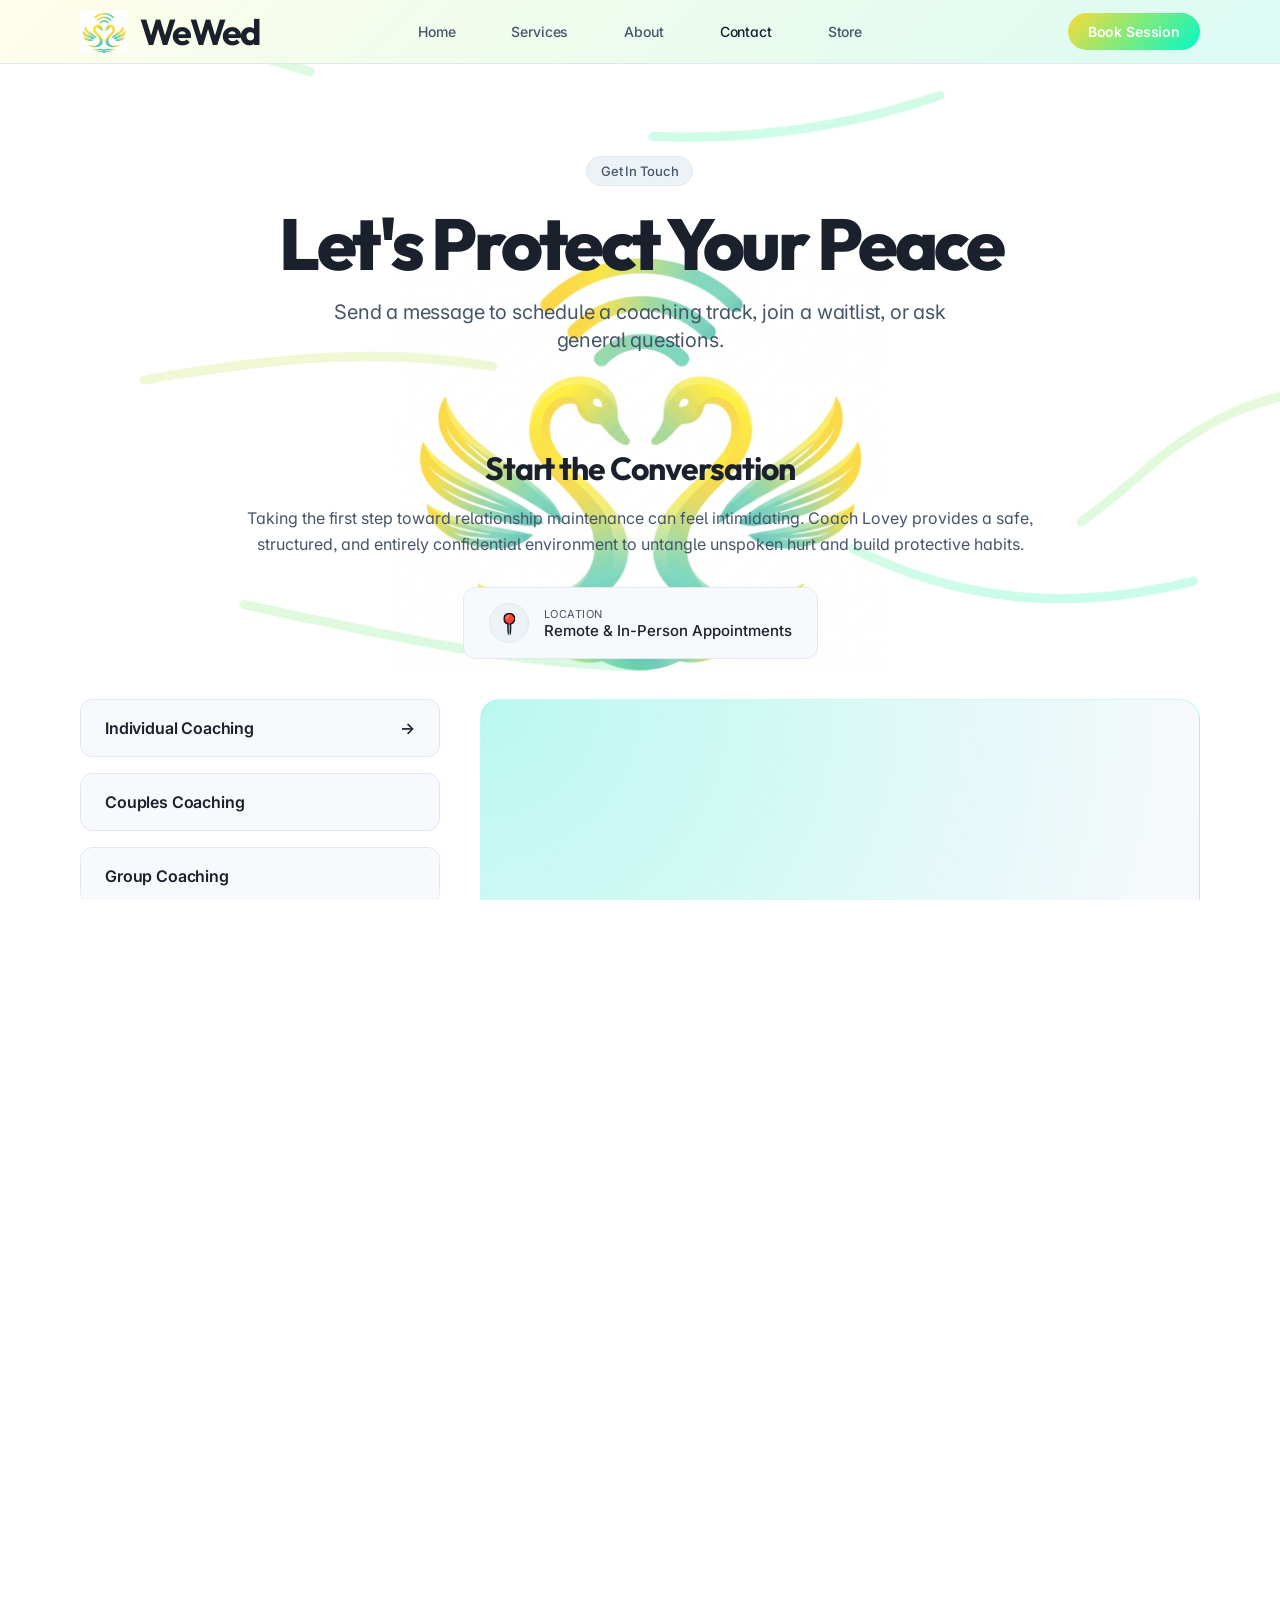
<file: contact.html>
<!DOCTYPE html>
<html lang="en">
<head>
  <meta charset="UTF-8">
  <script>document.documentElement.classList.add('js')</script>
  <meta name="viewport" content="width=device-width, initial-scale=1.0">
  <title>Book a Relationship Coaching Session | Contact WeWed</title>
  <meta name="description" content="Get in touch with WeWed to book individual relationship coaching, couples clarity tracks, communication deep dives, or join intentional group cohorts.">
  <link rel="canonical" href="https://wewedplus.com/contact">
  <link rel="stylesheet" href="style.css?v=2">
  <link rel="icon" type="image/jpeg" href="swan-logo.jpg">
  <style>
    .contact-form-layout {
      display: flex;
      max-width: 1200px;
      margin: 0 auto;
      gap: 40px;
      text-align: left;
    }

    .form-selector-col {
      flex: 1;
      display: flex;
      flex-direction: column;
      gap: 16px;
    }

    .form-iframe-col {
      flex: 2;
      min-height: 720px;
    }

    .form-select-btn {
      width: 100%;
      background-color: var(--surface-1);
      color: var(--ink);
      font-family: var(--font-body);
      font-size: 16px;
      font-weight: 600;
      letter-spacing: -0.16px;
      border-radius: 12px;
      padding: 18px 24px;
      border: 1px solid var(--hairline);
      cursor: pointer;
      text-align: left;
      transition: all 0.3s cubic-bezier(0.16, 1, 0.3, 1);
      display: flex;
      align-items: center;
      justify-content: space-between;
    }

    .form-select-btn:hover {
      background-color: var(--surface-2);
      transform: translateX(4px);
    }

    .form-select-btn .arrow-indicator {
      opacity: 0;
      transition: opacity 0.3s ease, transform 0.3s ease;
      transform: translateX(-10px);
    }

    .form-select-btn.active .arrow-indicator {
      opacity: 1;
      transform: translateX(0);
    }

    /* Active States based on Theme colors */
    .form-select-btn.active[data-color-theme="teal"] {
      border-color: var(--accent-teal);
      background: radial-gradient(circle at 0% 0%, rgba(1, 249, 198, 0.15) 0%, rgba(255, 255, 255, 0) 70%), var(--surface-2);
      box-shadow: 0 0 15px rgba(1, 249, 198, 0.15);
    }

    .form-select-btn.active[data-color-theme="yellow"] {
      border-color: var(--accent-yellow);
      background: radial-gradient(circle at 0% 0%, rgba(249, 220, 55, 0.15) 0%, rgba(255, 255, 255, 0) 70%), var(--surface-2);
      box-shadow: 0 0 15px rgba(249, 220, 55, 0.15);
    }

    .form-select-btn.active[data-color-theme="mix"] {
      border-color: var(--accent-teal);
      background: radial-gradient(circle at 0% 0%, rgba(1, 249, 198, 0.1) 0%, rgba(249, 220, 55, 0.1) 60%, rgba(255, 255, 255, 0) 80%), var(--surface-2);
      box-shadow: 0 0 15px rgba(1, 249, 198, 0.1);
    }

    @media (max-width: 810px) {
      .contact-form-layout {
        flex-direction: column !important;
      }
      .form-select-btn:hover {
        transform: translateY(-2px);
      }
    }
  </style>
</head>
<body>
  <!-- Header Navigation -->
  <header>
    <a href="/" class="logo" id="header-logo">
      <img src="swan-logo.jpg" alt="WeWed Logo" style="width: 32px; height: 32px; margin-right: 4px; object-fit: contain;">
      WeWed
    </a>
    <nav id="header-nav">
      <div class="nav-links">
        <a href="/">Home</a>
        <a href="services">Services</a>
        <a href="about">About</a>
        <a href="contact" class="active">Contact</a>
        <a href="https://www.wewedplus.com/store">Store</a>
      </div>
      <div class="nav-ctas">
        <a href="contact" class="btn-primary">Book Session</a>
      </div>
    </nav>
  </header>

  <!-- Hero Section -->
  <section class="hero" style="min-height: 50vh; padding-bottom: 20px;">
    <div class="hero-tag animate-on-scroll">Get In Touch</div>
    <h1 class="display-xl animate-on-scroll">Let's Protect Your Peace</h1>
    <p class="subhead animate-on-scroll">Send a message to schedule a coaching track, join a waitlist, or ask general questions.</p>
  </section>

  <!-- Contact Section (Centered Details & Form) -->
  <section class="section-container" style="padding-top: 0; padding-bottom: 50px; text-align: center;">
    <div class="animate-on-scroll" style="max-width: 800px; margin: 0 auto 40px auto;">
      <h2 class="display-md" style="margin-bottom: 20px;">Start the Conversation</h2>
      <p style="color: var(--ink-muted); font-size: 16px; line-height: 1.6; margin-bottom: 30px;">
        Taking the first step toward relationship maintenance can feel intimidating. Coach Lovey provides a safe, structured, and entirely confidential environment to untangle unspoken hurt and build protective habits.
      </p>
      
      <!-- Horizontal Info Cards -->
      <div style="display: flex; flex-wrap: wrap; justify-content: center; gap: 30px;">
        <div style="display: flex; align-items: center; gap: 15px; background: var(--surface-1); padding: 15px 25px; border-radius: 12px; border: 1px solid var(--hairline);">
          <div style="width: 40px; height: 40px; border-radius: 50%; background: var(--surface-2); border: 1px solid var(--hairline); display: flex; align-items: center; justify-content: center; color: var(--accent-teal); font-size: 18px;">
            📍
          </div>
          <div style="text-align: left;">
            <div style="font-size: 11px; color: var(--ink-muted); text-transform: uppercase; letter-spacing: 0.5px;">Location</div>
            <div style="font-size: 15px; font-weight: 500;">Remote & In-Person Appointments</div>
          </div>
        </div>
      </div>
    </div>

    <!-- Two-Column Form Selector and Embed -->
    <div class="contact-form-layout animate-on-scroll">
      <!-- Left Column: Form Selector Buttons (Vertically Aligned) -->
      <div class="form-selector-col">
        <button class="form-select-btn active" data-form-key="individual">
          Individual Coaching <span class="arrow-indicator">→</span>
        </button>
        <button class="form-select-btn" data-form-key="couples">
          Couples Coaching <span class="arrow-indicator">→</span>
        </button>
        <button class="form-select-btn" data-form-key="group">
          Group Coaching <span class="arrow-indicator">→</span>
        </button>
        <button class="form-select-btn" data-form-key="info">
          Request More Info <span class="arrow-indicator">→</span>
        </button>
      </div>

      <!-- Right Column: Interactive Iframe Container -->
      <div class="form-iframe-col">
        <div class="card-surface card-spotlight-teal" id="contact-form-card" style="padding: 20px; height: 100%; min-height: 700px; display: flex; flex-direction: column; justify-content: center;">
          <div id="form-container" style="width: 100%; height: 100%; display: flex; flex-direction: column; flex-grow: 1;">
            <iframe
              src="https://links.wewedplus.com/widget/form/o4CqisZQlS3RFALK8i4p"
              style="width: 100%; border: none; border-radius: 12px; min-height: 660px; background: transparent; flex-grow: 1;"
              id="contact-iframe">
            </iframe>
            <script src="https://links.wewedplus.com/js/form_embed.js"></script>
          </div>
        </div>
      </div>
    </div>
  </section>

  <!-- Interactive FAQ Section -->
  <section class="section-container" id="faq" style="border-top: 1px solid var(--hairline-soft);">
    <div style="text-align: center; margin-bottom: 60px;">
      <h2 class="display-xl animate-on-scroll">Frequently Asked Questions</h2>
      <p class="subhead animate-on-scroll" style="margin: 0 auto;">Helpful answers about WeWed coaching, communication support, community conversations, and what to expect before booking.</p>
    </div>

    <div class="faq-list">
      <!-- FAQ 1 -->
      <div class="faq-item animate-on-scroll">
        <div class="faq-question">
          <h3>What is relational prevention?</h3>
          <span class="faq-icon" style="font-size: 24px; color: var(--accent-teal); line-height: 1;">+</span>
        </div>
        <div class="faq-answer">
          <p>Relational prevention is the practice of building healthier communication habits before stress, silence, resentment, or confusion turns into a bigger issue.</p>
          <p style="margin-top: 12px;">It helps individuals, singles, dating partners, and couples recognize patterns early, set clearer expectations, express needs with care, and create healthier ways to connect.</p>
          <p style="margin-top: 12px;">The goal is not to wait until everything feels broken. The goal is to build the tools, awareness, and habits that help protect the relationships and connections that matter most.</p>
        </div>
      </div>

      <!-- FAQ 2 -->
      <div class="faq-item animate-on-scroll">
        <div class="faq-question">
          <h3>How many sessions are recommended?</h3>
          <span class="faq-icon" style="font-size: 24px; color: var(--accent-teal); line-height: 1;">+</span>
        </div>
        <div class="faq-answer">
          Coach Lovey recommends starting with a 6-session package. This provides enough time to identify recurring conflict loops, establish healthy routines, and build habits that ensure long-term stability and connection.
        </div>
      </div>

      <!-- FAQ 3 -->
      <div class="faq-item animate-on-scroll">
        <div class="faq-question">
          <h3>Can individuals book coaching sessions?</h3>
          <span class="faq-icon" style="font-size: 24px; color: var(--accent-teal); line-height: 1;">+</span>
        </div>
        <div class="faq-answer">
          <p>Yes. Individual coaching is available for people who want support with communication, self-awareness, dating patterns, relationship expectations, emotional reactions, and personal clarity.</p>
          <p style="margin-top: 12px;">These sessions can help you understand your communication style, prepare for healthier dating, practice difficult conversations, sort through relationship confusion, recognize patterns that keep repeating, and create simple habits that prevent stress from spilling into your connections.</p>
          <p style="margin-top: 12px;">Individual coaching is not only for people in relationships. It is also for singles, people dating, people who are divorced, widowed, healing from a past connection, or anyone who wants to understand themselves better before building with someone else.</p>
        </div>
      </div>

      <!-- FAQ 4 -->
      <div class="faq-item animate-on-scroll">
        <div class="faq-question">
          <h3>How do intentional communication groups work?</h3>
          <span class="faq-icon" style="font-size: 24px; color: var(--accent-teal); line-height: 1;">+</span>
        </div>
        <div class="faq-answer">
          <p>Intentional Communication Groups are guided weekly online sessions led by Coach Lovey. Each group creates a low-pressure space where you can listen, share, ask questions, and learn from others who are navigating different stages of life, dating, personal growth, and relationships.</p>
          <p style="margin-top: 12px;">Each session focuses on practical communication topics such as repeated patterns, relationship expectations, difficult conversations, listening without reacting, speaking with more clarity, and preventing stress from spilling into your connections.</p>
          <p style="margin-top: 12px;">You can participate, ask questions, or simply listen and take what applies to your life. The goal is to leave with more perspective, better language, and simple tools you can actually use outside of the group.</p>
        </div>
      </div>

      <!-- FAQ 5 -->
      <div class="faq-item animate-on-scroll">
        <div class="faq-question">
          <h3>What if my partner does not want to attend?</h3>
          <span class="faq-icon" style="font-size: 24px; color: var(--accent-teal); line-height: 1;">+</span>
        </div>
        <div class="faq-answer">
          <p>You can still begin with individual coaching. One person gaining clarity, learning better language, and changing how they show up in conversations can still make a difference in how those conversations unfold.</p>
          <p style="margin-top: 12px;">Individual coaching can help you prepare for difficult conversations, understand repeated patterns, and decide what you need moving forward.</p>
        </div>
      </div>

      <!-- FAQ 6 -->
      <div class="faq-item animate-on-scroll">
        <div class="faq-question">
          <h3>Do you accept insurance?</h3>
          <span class="faq-icon" style="font-size: 24px; color: var(--accent-teal); line-height: 1;">+</span>
        </div>
        <div class="faq-answer">
          <p>Unfortunately, at this time, WeWed does not accept insurance and does not bill insurance companies.</p>
          <p style="margin-top: 12px;">WeWed services are coaching-based, educational, and preventative. They are not therapy, counseling, mental health treatment, or medical care, so they are not covered or billed the same way clinical services may be.</p>
          <p style="margin-top: 12px;">Payment is handled directly through WeWed at the time of booking.</p>
        </div>
      </div>

      <!-- FAQ 7 -->
      <div class="faq-item animate-on-scroll">
        <div class="faq-question">
          <h3>Are sessions online or in person?</h3>
          <span class="faq-icon" style="font-size: 24px; color: var(--accent-teal); line-height: 1;">+</span>
        </div>
        <div class="faq-answer">
          <p>Yes. WeWed offers coaching through Zoom and in person when available.</p>
          <p style="margin-top: 12px;">Zoom sessions make it easy to meet from wherever you are, while in-person sessions may be available depending on location, scheduling, and distance.</p>
          <p style="margin-top: 12px;">For longer-distance in-person appointments, a mileage or travel fee may apply.</p>
        </div>
      </div>
    </div>
  </section>

  <!-- Global Footer -->
  <footer>
    <div class="footer-container">
      <div class="footer-info">
        <a href="/" class="logo" id="footer-logo">
          <img src="swan-logo.jpg" alt="WeWed Logo" style="width: 32px; height: 32px; margin-right: 4px; object-fit: contain;">
          WeWed
        </a>
        <p>Tools for intentional communication, prevention, and relationship maintenance for singles and couples.</p>
      </div>
      <div class="footer-column">
        <h4>Services</h4>
        <ul>
          <li><a href="services#prevention-maintenance">Prevention & Maintenance</a></li>
          <li><a href="services#communication-dive">Communication Deep Dive</a></li>
          <li><a href="services#group-cohorts">Community Conversation</a></li>
        </ul>
      </div>
      <div class="footer-column">
        <h4>About</h4>
        <ul>
          <li><a href="about">Coach Lovey</a></li>
          <li><a href="about#articles">Insights & Articles</a></li>
        </ul>
      </div>
      <div class="footer-column">
        <h4>Connect</h4>
        <ul>
          <li><a href="services">Book Session</a></li>
          <li><a href="contact">General Inquiry</a></li>
          <li><a href="/#faq">FAQs</a></li>
        </ul>
      </div>
    </div>
    <div class="footer-bottom">
      <div>© 2026 WeWed. All rights reserved.</div>
      <div>Designed with Framer aesthetics.</div>
    </div>
  </footer>

  <script src="app.js"></script>
  <script>
    document.addEventListener('DOMContentLoaded', () => {
      const selectBtns = document.querySelectorAll('.form-select-btn');
      const formContainer = document.getElementById('form-container');
      const formCard = document.getElementById('contact-form-card');

      const forms = {
        'individual': {
          type: 'standard',
          url: 'https://links.wewedplus.com/widget/form/o4CqisZQlS3RFALK8i4p',
          theme: 'teal'
        },
        'couples': {
          type: 'standard',
          url: 'https://links.wewedplus.com/widget/form/CRDMHDWBlDYt9hwtUbcK',
          theme: 'yellow'
        },
        'group': {
          type: 'standard',
          url: 'https://links.wewedplus.com/widget/form/8SGqt4XkdgE5TqzM1raw',
          theme: 'mix'
        },
        'info': {
          type: 'custom',
          url: 'https://links.wewedplus.com/widget/form/klAGYXHVkwJ9FdGS3ySF',
          theme: 'teal',
          attributes: {
            id: 'inline-klAGYXHVkwJ9FdGS3ySF',
            'data-layout': "{'id':'INLINE'}",
            'data-trigger-type': 'alwaysShow',
            'data-trigger-value': '',
            'data-activation-type': 'alwaysActivated',
            'data-activation-value': '',
            'data-deactivation-type': 'neverDeactivate',
            'data-deactivation-value': '',
            'data-form-name': 'WeWed QR Form',
            'data-height': '992',
            'data-layout-iframe-id': 'inline-klAGYXHVkwJ9FdGS3ySF',
            'data-form-id': 'klAGYXHVkwJ9FdGS3ySF',
            title: 'WeWed QR Form'
          }
        }
      };

      function loadForm(formKey) {
        const config = forms[formKey];
        if (!config) return;

        // Clear container
        formContainer.innerHTML = '';

        // Create iframe
        const iframe = document.createElement('iframe');
        iframe.src = config.url;

        if (config.type === 'custom') {
          iframe.style.width = '100%';
          iframe.style.height = '100%';
          iframe.style.border = 'none';
          iframe.style.borderRadius = '4px';
          for (const [key, val] of Object.entries(config.attributes)) {
            iframe.setAttribute(key, val);
          }
        } else {
          iframe.style.width = '100%';
          iframe.style.border = 'none';
          iframe.style.borderRadius = '12px';
          iframe.style.minHeight = '660px';
          iframe.style.background = 'transparent';
          iframe.style.flexGrow = '1';
          iframe.id = 'contact-iframe';
        }

        formContainer.appendChild(iframe);

        // Load embed script
        const script = document.createElement('script');
        script.src = 'https://links.wewedplus.com/js/form_embed.js';
        formContainer.appendChild(script);

        // Update card spotlight theme classes
        formCard.className = 'card-surface'; // Reset
        if (config.theme === 'teal') {
          formCard.classList.add('card-spotlight-teal');
        } else if (config.theme === 'yellow') {
          formCard.classList.add('card-spotlight-yellow');
        } else if (config.theme === 'mix') {
          formCard.classList.add('card-spotlight-mix');
        }
      }

      selectBtns.forEach(btn => {
        btn.addEventListener('click', () => {
          selectBtns.forEach(b => b.classList.remove('active'));
          btn.classList.add('active');
          const formKey = btn.getAttribute('data-form-key');
          loadForm(formKey);
        });
      });
    });
  </script>
</body>
</html>
</file>
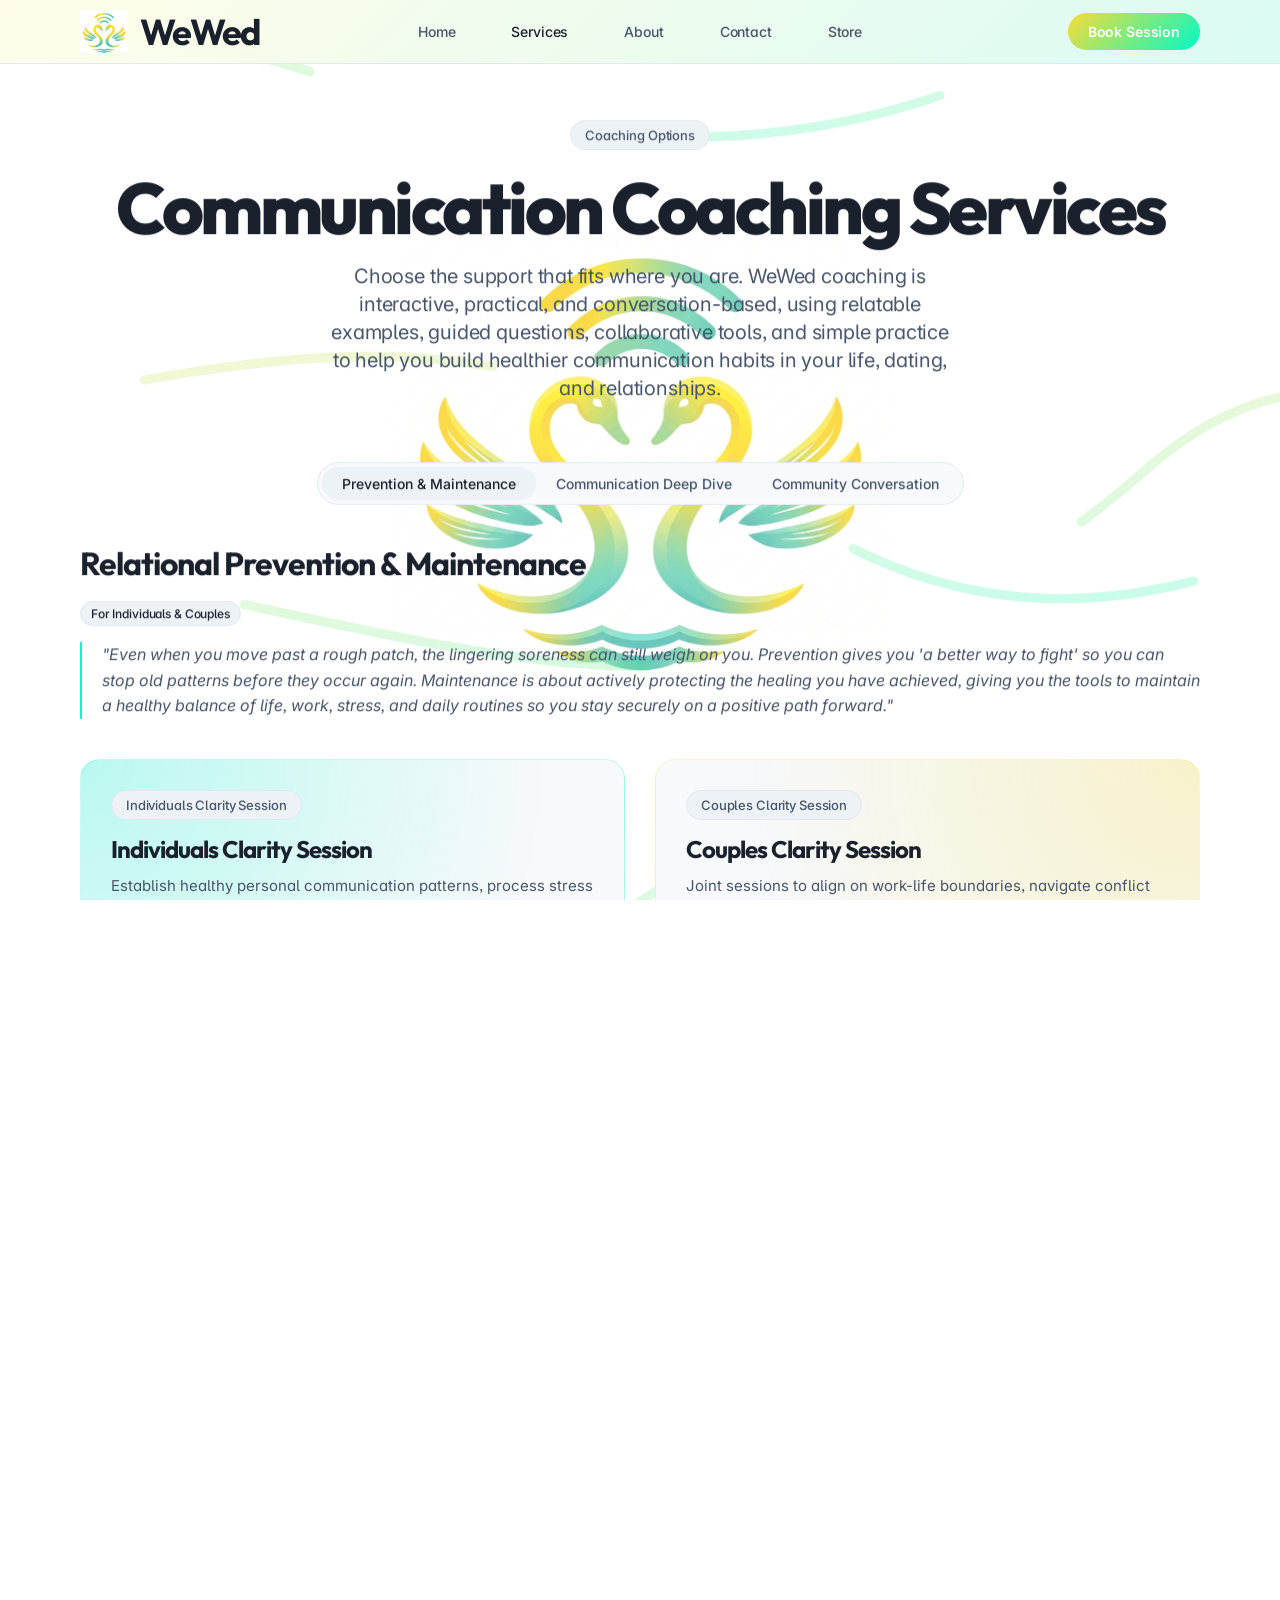
<file: services.html>
<!DOCTYPE html>
<html lang="en">
<head>
  <meta charset="UTF-8">
  <script>document.documentElement.classList.add('js')</script>
  <meta name="viewport" content="width=device-width, initial-scale=1.0">
  <title>Relationship & Couples Coaching Services | WeWed</title>
  <meta name="description" content="Explore preventative relationship programs, communication deep dives, and guided group sessions with Coach Lovey. Find the right coaching track for you.">
  <link rel="canonical" href="https://wewedplus.com/services">
  <link rel="stylesheet" href="style.css?v=2">
  <link rel="icon" type="image/jpeg" href="swan-logo.jpg">
  <style>
    /* Service block visibility defaults */
    .service-section {
      margin-bottom: 80px;
    }
    
    /* When js is active, we hide all but the active tab */
    .js .service-section {
      display: none;
    }
    
    .js .service-section.active-service {
      display: block;
    }

    .service-quote {
      font-size: 16px;
      line-height: 1.6;
      color: var(--ink-muted);
      border-left: 2px stroke var(--accent-teal);
      border-left: 2px solid var(--accent-teal);
      padding-left: 20px;
      margin-bottom: 40px;
      font-style: italic;
    }

    .price-value {
      font-family: var(--font-display);
      font-size: 40px;
      font-weight: 700;
      color: var(--ink);
    }
  </style>
</head>
<body>
  <!-- Header Navigation -->
  <header>
    <a href="/" class="logo" id="header-logo">
      <img src="swan-logo.jpg" alt="WeWed Logo" style="width: 32px; height: 32px; margin-right: 4px; object-fit: contain;">
      WeWed
    </a>
    <nav id="header-nav">
      <div class="nav-links">
        <a href="/">Home</a>
        <a href="services" class="active">Services</a>
        <a href="about">About</a>
        <a href="contact">Contact</a>
        <a href="https://www.wewedplus.com/store">Store</a>
      </div>
      <div class="nav-ctas">
        <a href="contact" class="btn-primary">Book Session</a>
      </div>
    </nav>
  </header>

  <!-- Hero Section -->
  <section class="hero" style="min-height: 50vh; padding-bottom: 20px;">
    <div class="hero-tag animate-on-scroll">Coaching Options</div>
    <h1 class="display-xl animate-on-scroll">Communication Coaching Services</h1>
    <p class="subhead animate-on-scroll">Choose the support that fits where you are. WeWed coaching is interactive, practical, and conversation-based, using relatable examples, guided questions, collaborative tools, and simple practice to help you build healthier communication habits in your life, dating, and relationships.</p>
  </section>

  <!-- Service Tab Switcher -->
  <div class="section-container" style="padding-top: 0;">
    <div class="pricing-tabs animate-on-scroll" id="service-tabs-container">
      <button class="pricing-tab active" data-target="prevention-maintenance">Prevention & Maintenance</button>
      <button class="pricing-tab" data-target="communication-dive">Communication Deep Dive</button>
      <button class="pricing-tab" data-target="group-cohorts">Community Conversation</button>
    </div>

    <!-- Prevention & Maintenance Block -->
    <div class="service-section active-service" id="prevention-maintenance">
      <div class="animate-on-scroll">
        <h2 class="display-md" style="margin-bottom: 20px;">Relational Prevention & Maintenance</h2>
        <div class="hero-tag" style="width: fit-content; margin-bottom: 16px; font-size: 12px; padding: 4px 10px; color: var(--ink); display: inline-block;">For Individuals & Couples</div>
        <p class="service-quote">"Even when you move past a rough patch, the lingering soreness can still weigh on you. Prevention gives you 'a better way to fight' so you can stop old patterns before they occur again. Maintenance is about actively protecting the healing you have achieved, giving you the tools to maintain a healthy balance of life, work, stress, and daily routines so you stay securely on a positive path forward."</p>
      </div>
      
      <div class="grid-2">
        <!-- Individual Track -->
        <div class="card-surface card-spotlight-teal animate-on-scroll">
          <div class="hero-tag" style="width: fit-content; margin-bottom: 16px;">Individuals Clarity Session</div>
          <h3 class="display-md" style="font-size: 24px; margin-bottom: 12px;">Individuals Clarity Session</h3>
          <p style="color: var(--ink-muted); font-size: 15px; margin-bottom: 24px; line-height: 1.5;">Establish healthy personal communication patterns, process stress triggers, and prepare tools to manage daily relationship dynamics.</p>
          <div style="margin-bottom: 30px;">
            <span class="price-value">$85</span>
            <span style="color: var(--ink-muted); font-size: 14px;">/ Session</span>
            <div style="font-size: 13px; color: var(--accent-teal); margin-top: 8px;">6-Week Reset Program</div>
          </div>
          <a href="contact" class="btn-primary" style="width: 100%;">Schedule a Session</a>
        </div>

        <!-- Couples Track -->
        <div class="card-surface card-spotlight-yellow animate-on-scroll">
          <div class="hero-tag" style="width: fit-content; margin-bottom: 16px;">Couples Clarity Session</div>
          <h3 class="display-md" style="font-size: 24px; margin-bottom: 12px;">Couples Clarity Session</h3>
          <p style="color: var(--ink-muted); font-size: 15px; margin-bottom: 24px; line-height: 1.5;">Joint sessions to align on work-life boundaries, navigate conflict constructively, and actively maintain a secure, balanced partnership.</p>
          <div style="margin-bottom: 30px;">
            <span class="price-value">$150</span>
            <span style="color: var(--ink-muted); font-size: 14px;">/ Session</span>
            <div style="font-size: 13px; color: var(--accent-teal); margin-top: 8px;">6-Week Reset Program</div>
          </div>
          <a href="contact" class="btn-primary" style="width: 100%;">Schedule a Session</a>
        </div>
      </div>
    </div>

    <!-- Communication Deep Dive Block -->
    <div class="service-section" id="communication-dive">
      <div class="animate-on-scroll">
        <h2 class="display-md" style="margin-bottom: 20px;">The Communication Deep Dive</h2>
        <div class="hero-tag" style="width: fit-content; margin-bottom: 16px; font-size: 12px; padding: 4px 10px; color: var(--ink); display: inline-block;">For Individuals & Couples</div>
        <p class="service-quote">"Designed for individuals and couples who are stuck in arguments or personal communication loops and struggling to agree because of a heavy backlog of unspoken hurt. When frustrations get swept under the rug for too long, the rug gets lumpy, and eventually, one small argument unloads everything you’ve been storing. Your feelings are entirely valid, but this intensive deep dive gives you a fast-tracked space to express them frequently and cleanly, flattening the rug so you can finally feel understood and move past the standstill."</p>
      </div>

      <div class="grid-2">
        <!-- Individual Intensive -->
        <div class="card-surface card-spotlight-teal animate-on-scroll">
          <div class="hero-tag" style="width: fit-content; margin-bottom: 16px;">Individual Deep Dive</div>
          <h3 class="display-md" style="font-size: 24px; margin-bottom: 12px;">Individual Deep Dive</h3>
          <p style="color: var(--ink-muted); font-size: 15px; margin-bottom: 24px; line-height: 1.5;">A focused, deep-dive session to untangle personal frustration, process complex baggage, and build clarity on your relational needs.</p>
          <div style="margin-bottom: 30px;">
            <span class="price-value">$170</span>
            <span style="color: var(--ink-muted); font-size: 14px;">/ Session</span>
          </div>
          <a href="contact" class="btn-primary" style="width: 100%;">Book an Intensive</a>
        </div>

        <!-- Couples Intensive -->
        <div class="card-surface card-spotlight-mix animate-on-scroll">
          <div class="hero-tag" style="width: fit-content; margin-bottom: 16px;">Couples Deep Dive</div>
          <h3 class="display-md" style="font-size: 24px; margin-bottom: 12px;">Couples Deep Dive</h3>
          <p style="color: var(--ink-muted); font-size: 15px; margin-bottom: 24px; line-height: 1.5;">Fast-tracked, high-impact joint session to resolve gridlocked patterns, surface hidden resentments safely, and align on a path forward.</p>
          <div style="margin-bottom: 30px;">
            <span class="price-value">$300</span>
            <span style="color: var(--ink-muted); font-size: 14px;">/ Session</span>
          </div>
          <a href="contact" class="btn-primary" style="width: 100%;">Book an Intensive</a>
        </div>
      </div>
    </div>

    <!-- Group Cohorts Block -->
    <div class="service-section" id="group-cohorts">
      <div class="animate-on-scroll">
        <h2 class="display-md" style="margin-bottom: 20px;">Intentional Communication Groups</h2>
        <p class="service-quote">"Sometimes the best breakthroughs come from realizing you aren't alone. These inclusive, led group sessions provide a low-pressure space to connect with like-minded people, ask your burning questions, and get immediate answers from others navigating different stages of life. This collaborative environment gives you a diverse sounding board to feed off of, offering a menu of perspectives where you always have the complete freedom to take and apply only the advice that works for your life."</p>
      </div>

      <div style="max-width: 600px; margin: 0 auto;">
        <div class="card-surface card-spotlight-yellow animate-on-scroll" style="text-align: center;">
          <div class="hero-tag" style="width: fit-content; margin: 0 auto 16px auto;">Community Conversation</div>
          <h3 class="display-md" style="font-size: 28px; margin-bottom: 12px;">Intentional Communication Groups</h3>
          <p style="color: var(--ink-muted); font-size: 15px; margin-bottom: 30px; line-height: 1.5;">Weekly guided group sessions led by Coach Lovey. Connect, listen, share, ask questions, and gain new perspectives and communication skills you can apply to your life, dating experiences, personal growth, and relationships.</p>
          <div style="margin-bottom: 30px;">
            <span class="price-value">$40</span>
            <span style="color: var(--ink-muted); font-size: 14px;">/ Person per Session</span>
          </div>
          <a href="contact" class="btn-primary">Join the Community</a>
        </div>
      </div>
    </div>

  </div>

  <!-- Interactive FAQ Section -->
  <section class="section-container" id="faq" style="border-top: 1px solid var(--hairline-soft);">
    <div style="text-align: center; margin-bottom: 60px;">
      <h2 class="display-xl animate-on-scroll">Frequently Asked Questions</h2>
      <p class="subhead animate-on-scroll" style="margin: 0 auto;">Helpful answers about WeWed coaching, communication support, community conversations, and what to expect before booking.</p>
    </div>

    <div class="faq-list">
      <!-- FAQ 1 -->
      <div class="faq-item animate-on-scroll">
        <div class="faq-question">
          <h3>What is relational prevention?</h3>
          <span class="faq-icon" style="font-size: 24px; color: var(--accent-teal); line-height: 1;">+</span>
        </div>
        <div class="faq-answer">
          <p>Relational prevention is the practice of building healthier communication habits before stress, silence, resentment, or confusion turns into a bigger issue.</p>
          <p style="margin-top: 12px;">It helps individuals, singles, dating partners, and couples recognize patterns early, set clearer expectations, express needs with care, and create healthier ways to connect.</p>
          <p style="margin-top: 12px;">The goal is not to wait until everything feels broken. The goal is to build the tools, awareness, and habits that help protect the relationships and connections that matter most.</p>
        </div>
      </div>

      <!-- FAQ 2 -->
      <div class="faq-item animate-on-scroll">
        <div class="faq-question">
          <h3>How many sessions are recommended?</h3>
          <span class="faq-icon" style="font-size: 24px; color: var(--accent-teal); line-height: 1;">+</span>
        </div>
        <div class="faq-answer">
          Coach Lovey recommends starting with a 6-session package. This provides enough time to identify recurring conflict loops, establish healthy routines, and build habits that ensure long-term stability and connection.
        </div>
      </div>

      <!-- FAQ 3 -->
      <div class="faq-item animate-on-scroll">
        <div class="faq-question">
          <h3>Can individuals book coaching sessions?</h3>
          <span class="faq-icon" style="font-size: 24px; color: var(--accent-teal); line-height: 1;">+</span>
        </div>
        <div class="faq-answer">
          <p>Yes. Individual coaching is available for people who want support with communication, self-awareness, dating patterns, relationship expectations, emotional reactions, and personal clarity.</p>
          <p style="margin-top: 12px;">These sessions can help you understand your communication style, prepare for healthier dating, practice difficult conversations, sort through relationship confusion, recognize patterns that keep repeating, and create simple habits that prevent stress from spilling into your connections.</p>
          <p style="margin-top: 12px;">Individual coaching is not only for people in relationships. It is also for singles, people dating, people who are divorced, widowed, healing from a past connection, or anyone who wants to understand themselves better before building with someone else.</p>
        </div>
      </div>

      <!-- FAQ 4 -->
      <div class="faq-item animate-on-scroll">
        <div class="faq-question">
          <h3>How do intentional communication groups work?</h3>
          <span class="faq-icon" style="font-size: 24px; color: var(--accent-teal); line-height: 1;">+</span>
        </div>
        <div class="faq-answer">
          <p>Intentional Communication Groups are guided weekly online sessions led by Coach Lovey. Each group creates a low-pressure space where you can listen, share, ask questions, and learn from others who are navigating different stages of life, dating, personal growth, and relationships.</p>
          <p style="margin-top: 12px;">Each session focuses on practical communication topics such as repeated patterns, relationship expectations, difficult conversations, listening without reacting, speaking with more clarity, and preventing stress from spilling into your connections.</p>
          <p style="margin-top: 12px;">You are not required to share if you are not ready. You can participate, ask questions, or simply listen and take what applies to your life. The goal is to leave with more perspective, better language, and simple tools you can actually use outside of the group.</p>
        </div>
      </div>

      <!-- FAQ 5 -->
      <div class="faq-item animate-on-scroll">
        <div class="faq-question">
          <h3>What if my partner does not want to attend?</h3>
          <span class="faq-icon" style="font-size: 24px; color: var(--accent-teal); line-height: 1;">+</span>
        </div>
        <div class="faq-answer">
          <p>You can still begin with individual coaching. One person gaining clarity, learning better language, and changing how they show up in conversations can still make a difference in how those conversations unfold.</p>
          <p style="margin-top: 12px;">Individual coaching can help you prepare for difficult conversations, understand repeated patterns, and decide what you need moving forward.</p>
        </div>
      </div>

      <!-- FAQ 6 -->
      <div class="faq-item animate-on-scroll">
        <div class="faq-question">
          <h3>Do you accept insurance?</h3>
          <span class="faq-icon" style="font-size: 24px; color: var(--accent-teal); line-height: 1;">+</span>
        </div>
        <div class="faq-answer">
          <p>Unfortunately, at this time, WeWed does not accept insurance and does not bill insurance companies.</p>
          <p style="margin-top: 12px;">WeWed services are coaching-based, educational, and preventative. They are not therapy, counseling, mental health treatment, or medical care, so they are not covered or billed the same way clinical services may be.</p>
          <p style="margin-top: 12px;">Payment is handled directly through WeWed at the time of booking.</p>
        </div>
      </div>

      <!-- FAQ 7 -->
      <div class="faq-item animate-on-scroll">
        <div class="faq-question">
          <h3>Are sessions online or in person?</h3>
          <span class="faq-icon" style="font-size: 24px; color: var(--accent-teal); line-height: 1;">+</span>
        </div>
        <div class="faq-answer">
          <p>Yes. WeWed offers coaching through Zoom and in person when available.</p>
          <p style="margin-top: 12px;">Zoom sessions make it easy to meet from wherever you are, while in-person sessions may be available depending on location, scheduling, and distance.</p>
          <p style="margin-top: 12px;">For longer-distance in-person appointments, a mileage or travel fee may apply.</p>
        </div>
      </div>
    </div>
  </section>

  <!-- Global Footer -->
  <footer>
    <div class="footer-container">
      <div class="footer-info">
        <a href="/" class="logo" id="footer-logo">
          <img src="swan-logo.jpg" alt="WeWed Logo" style="width: 32px; height: 32px; margin-right: 4px; object-fit: contain;">
          WeWed
        </a>
        <p>Tools for intentional communication, prevention, and relationship maintenance for singles and couples.</p>
      </div>
      <div class="footer-column">
        <h4>Services</h4>
        <ul>
          <li><a href="services#prevention-maintenance">Prevention & Maintenance</a></li>
          <li><a href="services#communication-dive">Communication Deep Dive</a></li>
          <li><a href="services#group-cohorts">Community Conversation</a></li>
        </ul>
      </div>
      <div class="footer-column">
        <h4>About</h4>
        <ul>
          <li><a href="about">Coach Lovey</a></li>
          <li><a href="about#articles">Insights & Articles</a></li>
        </ul>
      </div>
      <div class="footer-column">
        <h4>Connect</h4>
        <ul>
          <li><a href="services">Book Session</a></li>
          <li><a href="contact">General Inquiry</a></li>
          <li><a href="/#faq">FAQs</a></li>
        </ul>
      </div>
    </div>
    <div class="footer-bottom">
      <div>© 2026 WeWed. All rights reserved.</div>
      <div>Designed with Framer aesthetics.</div>
    </div>
  </footer>

  <script src="app.js"></script>
  <script>
    // Tab switching script (initializes active states for styling)
    document.addEventListener('DOMContentLoaded', () => {
      const tabs = document.querySelectorAll('.pricing-tab');
      const sections = document.querySelectorAll('.service-section');
      
      function activateTab(targetId) {
        const tab = document.querySelector(`.pricing-tab[data-target="${targetId}"]`);
        if (!tab) return;
        
        tabs.forEach(t => t.classList.remove('active'));
        sections.forEach(s => s.classList.remove('active-service'));
        
        tab.classList.add('active');
        
        const targetSection = document.getElementById(targetId);
        if (targetSection) {
          targetSection.classList.add('active-service');
          // Re-trigger scroll animation check on tab switch
          const animEls = targetSection.querySelectorAll('.animate-on-scroll');
          animEls.forEach(el => el.classList.add('is-visible'));
        }
      }
      
      tabs.forEach(tab => {
        tab.addEventListener('click', () => {
          const targetId = tab.getAttribute('data-target');
          activateTab(targetId);
        });
      });

      function handleHash() {
        const hash = window.location.hash.substring(1);
        if (hash) {
          const targetSection = document.getElementById(hash);
          if (targetSection && targetSection.classList.contains('service-section')) {
            activateTab(hash);
            const container = document.getElementById('service-tabs-container') || targetSection;
            container.scrollIntoView({ behavior: 'smooth', block: 'start' });
          }
        }
      }

      window.addEventListener('hashchange', handleHash);
      setTimeout(handleHash, 100);
    });
  </script>
</body>
</html>
</file>
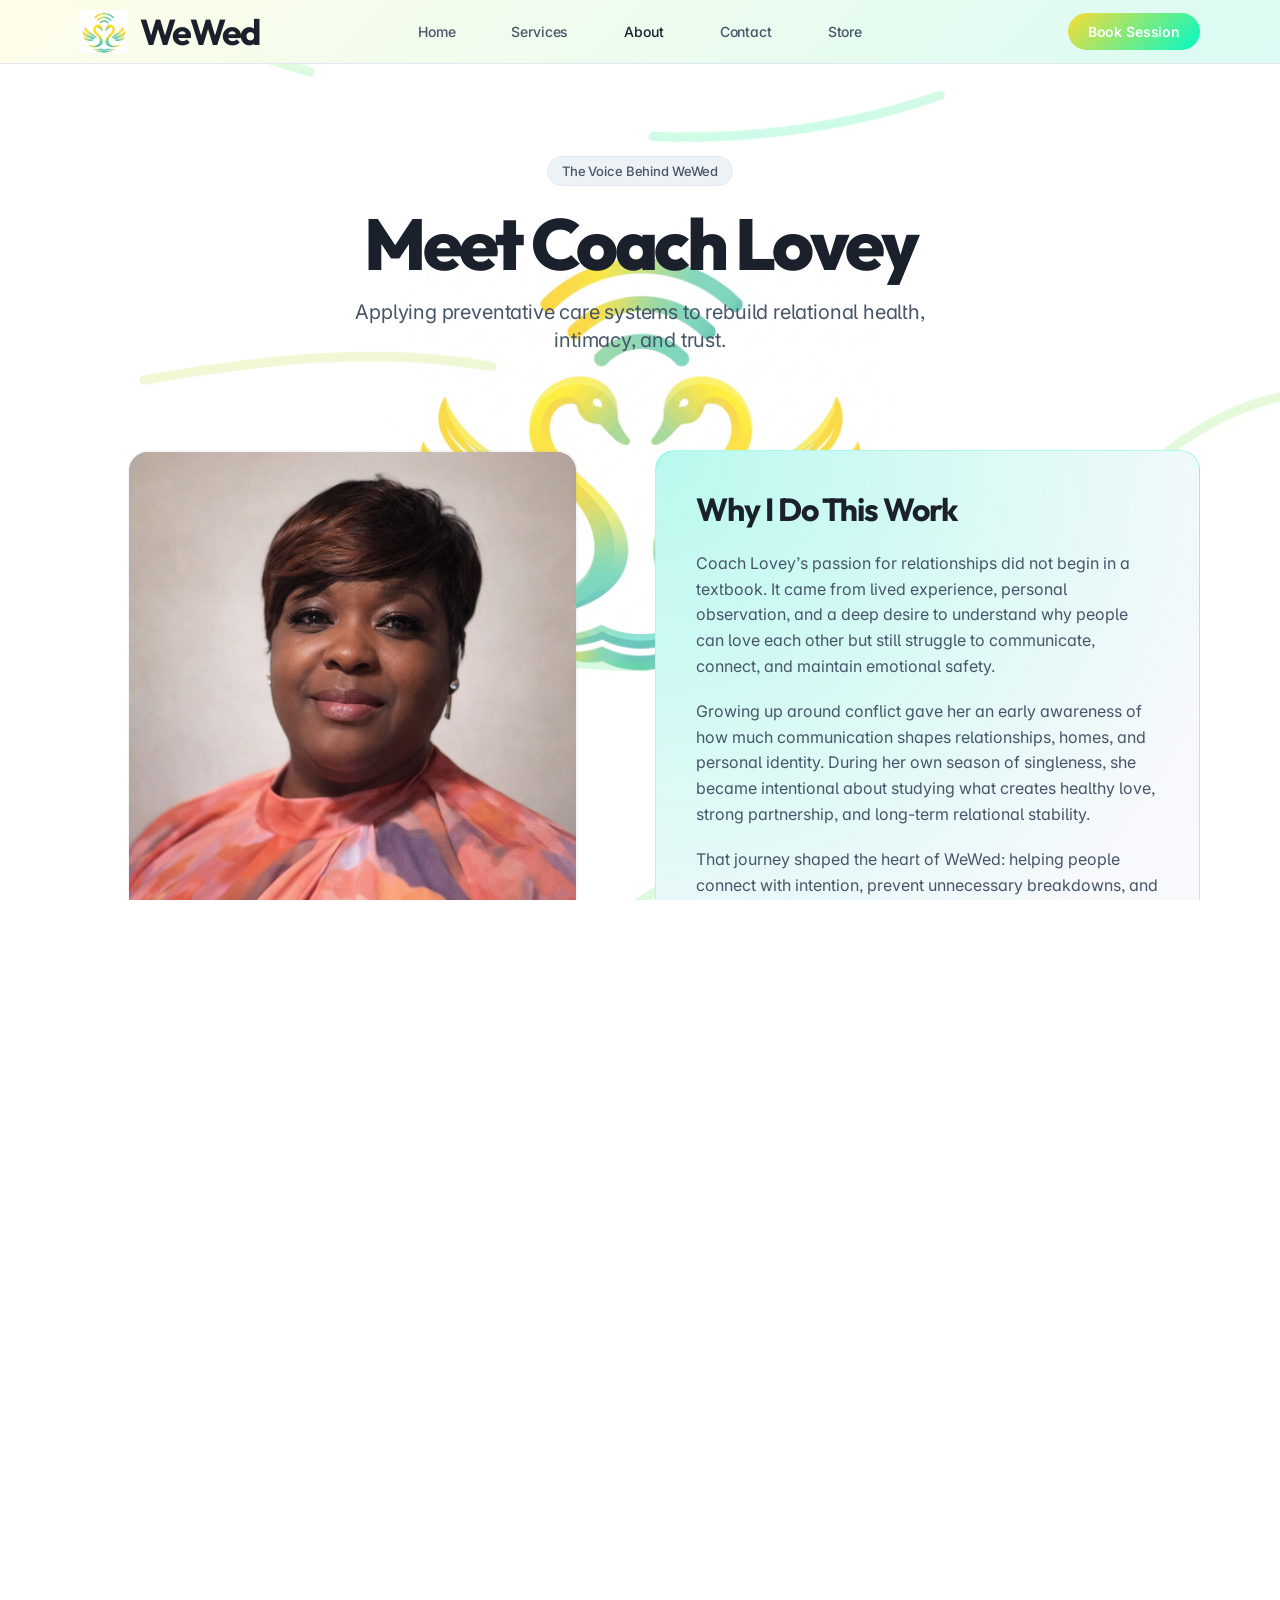
<file: website/about.html>
<!DOCTYPE html>
<html lang="en">
<head>
  <meta charset="UTF-8">
  <script>document.documentElement.classList.add('js')</script>
  <meta name="viewport" content="width=device-width, initial-scale=1.0">
  <title>Meet Coach Lovey | Certified Relationship Coach | WeWed</title>
  <meta name="description" content="Discover the journey of Yolonda 'Coach Lovey' Young. Learn how she combines 20 years of clinical and wellness experience with preventative relationship care.">
  <link rel="canonical" href="https://wewedplus.com/about">
  <link rel="stylesheet" href="style.css?v=2">
  <link rel="icon" type="image/jpeg" href="swan-logo.jpg">
  <style>
    .bio-quote {
      font-family: var(--font-display);
      font-size: 28px;
      font-weight: 600;
      line-height: 1.3;
      letter-spacing: -1px;
      color: var(--ink);
      margin-bottom: 24px;
    }


    /* Article Card structure */
    .article-card {
      text-decoration: none;
      display: block;
      color: inherit;
    }

    .article-card:hover h3 {
      color: var(--accent-teal);
    }
  </style>
</head>
<body>
  <!-- Header Navigation -->
  <header>
    <a href="/" class="logo" id="header-logo">
      <img src="swan-logo.jpg" alt="WeWed Logo" style="width: 32px; height: 32px; margin-right: 4px; object-fit: contain;">
      WeWed
    </a>
    <nav id="header-nav">
      <div class="nav-links">
        <a href="/">Home</a>
        <a href="services">Services</a>
        <a href="about" class="active">About</a>
        <a href="contact">Contact</a>
        <a href="https://www.wewedplus.com/store">Store</a>
      </div>
      <div class="nav-ctas">
        <a href="contact" class="btn-primary">Book Session</a>
      </div>
    </nav>
  </header>

  <!-- Hero Section -->
  <section class="hero" style="min-height: 50vh; padding-bottom: 20px;">
    <div class="hero-tag animate-on-scroll">The Voice Behind WeWed</div>
    <h1 class="display-xl animate-on-scroll">Meet Coach Lovey</h1>
    <p class="subhead animate-on-scroll">Applying preventative care systems to rebuild relational health, intimacy, and trust.</p>
  </section>

  <!-- Biography Section -->
  <section class="section-container" style="padding-top: 0;">
    <div class="grid-2" style="align-items: stretch; margin-bottom: 60px;">
      <div class="animate-on-scroll" style="display: flex; justify-content: center; align-items: stretch;">
        <div class="border-trace-teal" style="width: 100%; max-width: 450px;">
          <div class="border-trace-teal-inner" style="border-radius: 18.5px; overflow: hidden; height: 100%;">
            <img src="coach-lovey.jpg" alt="Coach Lovey" style="width: 100%; height: 100%; min-height: 400px; object-fit: cover; display: block;">
          </div>
        </div>
      </div>
      <div class="animate-on-scroll">
        <div class="card-surface card-spotlight-teal animated-border-teal" style="padding: 40px; height: 100%;">
          <h2 class="display-md" style="margin-bottom: 24px;">Why I Do This Work</h2>
          <p style="color: var(--ink-muted); font-size: 16px; line-height: 1.6; margin-bottom: 20px;">Coach Lovey’s passion for relationships did not begin in a textbook. It came from lived experience, personal observation, and a deep desire to understand why people can love each other but still struggle to communicate, connect, and maintain emotional safety.</p>
          <p style="color: var(--ink-muted); font-size: 16px; line-height: 1.6; margin-bottom: 20px;">Growing up around conflict gave her an early awareness of how much communication shapes relationships, homes, and personal identity. During her own season of singleness, she became intentional about studying what creates healthy love, strong partnership, and long-term relational stability.</p>
          <p style="color: var(--ink-muted); font-size: 16px; line-height: 1.6; margin-bottom: 0;">That journey shaped the heart of WeWed: helping people connect with intention, prevent unnecessary breakdowns, and build healthier patterns for the future.</p>
        </div>
      </div>
    </div>

    <div class="grid-2" style="border-top: 1px solid var(--hairline-soft); padding-top: 60px;">
      <div class="animate-on-scroll" style="display: flex; flex-direction: column; justify-content: center;">
        <h2 class="display-xl" style="margin-bottom: 20px;">Relational Prevention</h2>
        <p class="subhead" style="margin-bottom: 0; max-width: 100%;">Coach Lovey has spent 20 years focusing on prevention in health and relationship wellness, building WeWed as a preventative support system for individuals and couples.</p>
      </div>
      <div class="animate-on-scroll" style="padding-left: 20px; display: flex; flex-direction: column; justify-content: center;">
        <h3 class="display-md" style="font-size: 22px; margin-bottom: 20px;">Professional Timeline</h3>
        <div class="timeline" style="margin: 20px 0;">
          <div class="timeline-item">
            <div class="timeline-date">Preventative Care Focus</div>
            <p style="color: var(--ink-muted); font-size: 14px; line-height: 1.5;">Accumulated 20 years of clinical and wellness experience focusing on prevention by fixing root behaviors before damage occurs.</p>
          </div>
          <div class="timeline-item">
            <div class="timeline-date">Marriage & Family Studies</div>
            <p style="color: var(--ink-muted); font-size: 14px; line-height: 1.5;">Dedicated research to structural family dynamics, conflict management, and healthy marital systems.</p>
          </div>
          <div class="timeline-item">
            <div class="timeline-date">Establishment of WeWed</div>
            <p style="color: var(--ink-muted); font-size: 14px; line-height: 1.5;">Created a bespoke Relationship Support program combining prevention, maintenance, and intensive deep-dives.</p>
          </div>
        </div>
      </div>
    </div>
  </section>

  <!-- Who I Help Section -->
  <section class="section-container" style="border-top: 1px solid var(--hairline-soft); padding-top: 80px; padding-bottom: 80px;">
    <div style="text-align: center; margin-bottom: 60px;">
      <h2 class="display-xl animate-on-scroll">Who I Help</h2>
      <p class="subhead animate-on-scroll" style="margin: 0 auto; max-width: 700px;">WeWed supports singles, couples, and groups who want to communicate better, connect more intentionally, and build healthier relationship habits.</p>
    </div>
    
    <div class="grid-3">
      <!-- Singles -->
      <div class="card-surface card-spotlight-teal animate-on-scroll" style="height: 100%;">
        <div class="hero-tag" style="width: fit-content; margin-bottom: 16px;">Singles</div>
        <h3 class="display-md" style="font-size: 24px; margin-bottom: 16px;">For Singles</h3>
        <p style="color: var(--ink-muted); font-size: 15px; line-height: 1.6;">Dating clarity, personal boundaries, emotional reset, self-trust, communication patterns, and preparation for healthier connections.</p>
      </div>

      <!-- Couples -->
      <div class="card-surface card-spotlight-yellow animate-on-scroll" style="height: 100%;">
        <div class="hero-tag" style="width: fit-content; margin-bottom: 16px;">Couples</div>
        <h3 class="display-md" style="font-size: 24px; margin-bottom: 16px;">For Couples</h3>
        <p style="color: var(--ink-muted); font-size: 15px; line-height: 1.6;">Relationship maintenance, communication routines, conflict prevention, reconnection, expectation alignment, and creating a stronger foundation before small issues become repeated problems.</p>
      </div>

      <!-- Groups -->
      <div class="card-surface card-spotlight-mix animate-on-scroll" style="height: 100%;">
        <div class="hero-tag" style="width: fit-content; margin-bottom: 16px;">Groups</div>
        <h3 class="display-md" style="font-size: 24px; margin-bottom: 16px;">For Groups</h3>
        <p style="color: var(--ink-muted); font-size: 15px; line-height: 1.6;">Guided conversation, shared perspective, communication practice, and practical relationship tools in a supportive environment.</p>
      </div>
    </div>
  </section>

  <!-- How I Work Section -->
  <section class="section-container" style="border-top: 1px solid var(--hairline-soft); padding-top: 80px; padding-bottom: 80px;">
    <div class="grid-2" style="align-items: stretch;">
      <div style="display: flex; flex-direction: column; justify-content: center;">
        <div class="hero-tag animate-on-scroll" style="width: fit-content; margin-bottom: 16px;">Methodology</div>
        <h2 class="display-xl animate-on-scroll" style="margin-bottom: 24px;">How I Work</h2>
        <p class="subhead animate-on-scroll" style="margin-bottom: 0;">Coach Lovey’s coaching style is interactive, conversational, and deeply practical. Sessions are not just about talking through problems; they are designed to help clients see patterns, connect the dots, and apply what they learn in everyday life.</p>
      </div>
      
      <div class="animate-on-scroll">
        <div class="card-surface card-spotlight-teal animated-border-teal" style="padding: 40px; display: flex; flex-direction: column; gap: 24px; height: 100%;">
          <p style="color: var(--ink-muted); font-size: 16px; line-height: 1.6; margin: 0;">She often uses relatable stories, parables, examples, and real-life scenarios to make communication and relationship concepts easier to understand. This approach helps clients feel seen, stay engaged, and walk away with language, tools, and perspective they can actually use.</p>
          <p style="color: var(--ink-muted); font-size: 16px; line-height: 1.6; margin: 0;">Rather than simply giving advice, Coach Lovey guides clients through reflection, honest conversation, practical exercises, and intentional discussion. Her goal is to help clients understand what is happening beneath the surface, communicate more clearly, and move forward with confidence.</p>
          <p style="color: var(--ink-muted); font-size: 16px; line-height: 1.6; margin: 0;">Her gift is noticing what is often left unsaid and helping clients put language to the thoughts, emotions, and patterns that may be affecting how they show up in relationships.</p>
        </div>
      </div>
    </div>
  </section>

  <!-- Hear from Coach Lovey (Insights and Articles) -->
  <section class="section-container" id="articles" style="border-top: 1px solid var(--hairline-soft);">
    <div style="text-align: center; margin-bottom: 60px;">
      <h2 class="display-xl animate-on-scroll">Hear from Coach Lovey</h2>
      <p class="subhead animate-on-scroll" style="margin: 0 auto;">Actionable thoughts and strategies for protective relationship habits.</p>
    </div>

    <div class="grid-2">
      <!-- Article 1 -->
      <a href="https://assets.cdn.filesafe.space/4NyXZeHEOGDa9f6sTlKB/media/6a563c0ef1f33d9443247243.pdf" target="_blank" rel="noopener" class="article-card card-surface card-spotlight-teal animate-on-scroll">
        <div class="hero-tag" style="width: fit-content; margin-bottom: 16px;">Habits & Connection</div>
        <h3 class="display-md" style="font-size: 24px; margin-bottom: 12px; transition: color 0.2s ease;">Daily Habits to Protect Your Connection</h3>
        <p style="color: var(--ink-muted); font-size: 15px; line-height: 1.6; margin-bottom: 20px;">Read quick, daily actionable insights to keep communication channels open, direct, and authentic across daily routines.</p>
        <span style="color: var(--accent-teal); font-size: 14px; font-weight: 500;">Read Article →</span>
      </a>

      <!-- Article 2 -->
      <a href="https://assets.cdn.filesafe.space/4NyXZeHEOGDa9f6sTlKB/media/6a563c0e9c9b37b5fd7042ef.pdf" target="_blank" rel="noopener" class="article-card card-surface card-spotlight-yellow animate-on-scroll">
        <div class="hero-tag" style="width: fit-content; margin-bottom: 16px;">Prevention Strategy</div>
        <h3 class="display-md" style="font-size: 24px; margin-bottom: 12px; transition: color 0.2s ease;">Preventative Care vs. Damage Control</h3>
        <p style="color: var(--ink-muted); font-size: 15px; line-height: 1.6; margin-bottom: 20px;">Why investing in your connection today saves hours of gridlocked conflict tomorrow. Discover the core of prevention mechanics.</p>
        <span style="color: var(--accent-teal); font-size: 14px; font-weight: 500;">Read Article →</span>
      </a>
    </div>
  </section>


  <!-- Global Footer -->
  <footer>
    <div class="footer-container">
      <div class="footer-info">
        <a href="/" class="logo" id="footer-logo">
          <img src="swan-logo.jpg" alt="WeWed Logo" style="width: 32px; height: 32px; margin-right: 4px; object-fit: contain;">
          WeWed
        </a>
        <p>Tools for intentional communication, prevention, and relationship maintenance for singles and couples.</p>
      </div>
      <div class="footer-column">
        <h4>Services</h4>
        <ul>
          <li><a href="services#prevention-maintenance">Prevention & Maintenance</a></li>
          <li><a href="services#communication-dive">Communication Deep Dive</a></li>
          <li><a href="services#group-cohorts">Community Conversation</a></li>
        </ul>
      </div>
      <div class="footer-column">
        <h4>About</h4>
        <ul>
          <li><a href="about">Coach Lovey</a></li>
          <li><a href="about#articles">Insights & Articles</a></li>
        </ul>
      </div>
      <div class="footer-column">
        <h4>Connect</h4>
        <ul>
          <li><a href="services">Book Session</a></li>
          <li><a href="contact">General Inquiry</a></li>
          <li><a href="/#faq">FAQs</a></li>
        </ul>
      </div>
    </div>
    <div class="footer-bottom">
      <div>© 2026 WeWed. All rights reserved.</div>
      <div class="footer-links">
        <a href="https://links.wewedplus.com/preview/w7o40mzmqhSh16eUXQuA" target="_blank" rel="noopener">Privacy Policy</a>
        <a href="https://links.wewedplus.com/preview/NZcLRPiaeot4LCJY9WI4" target="_blank" rel="noopener">Terms & Conditions</a>
      </div>
    </div>
  </footer>

  <script src="app.js"></script>
</body>
</html>
</file>
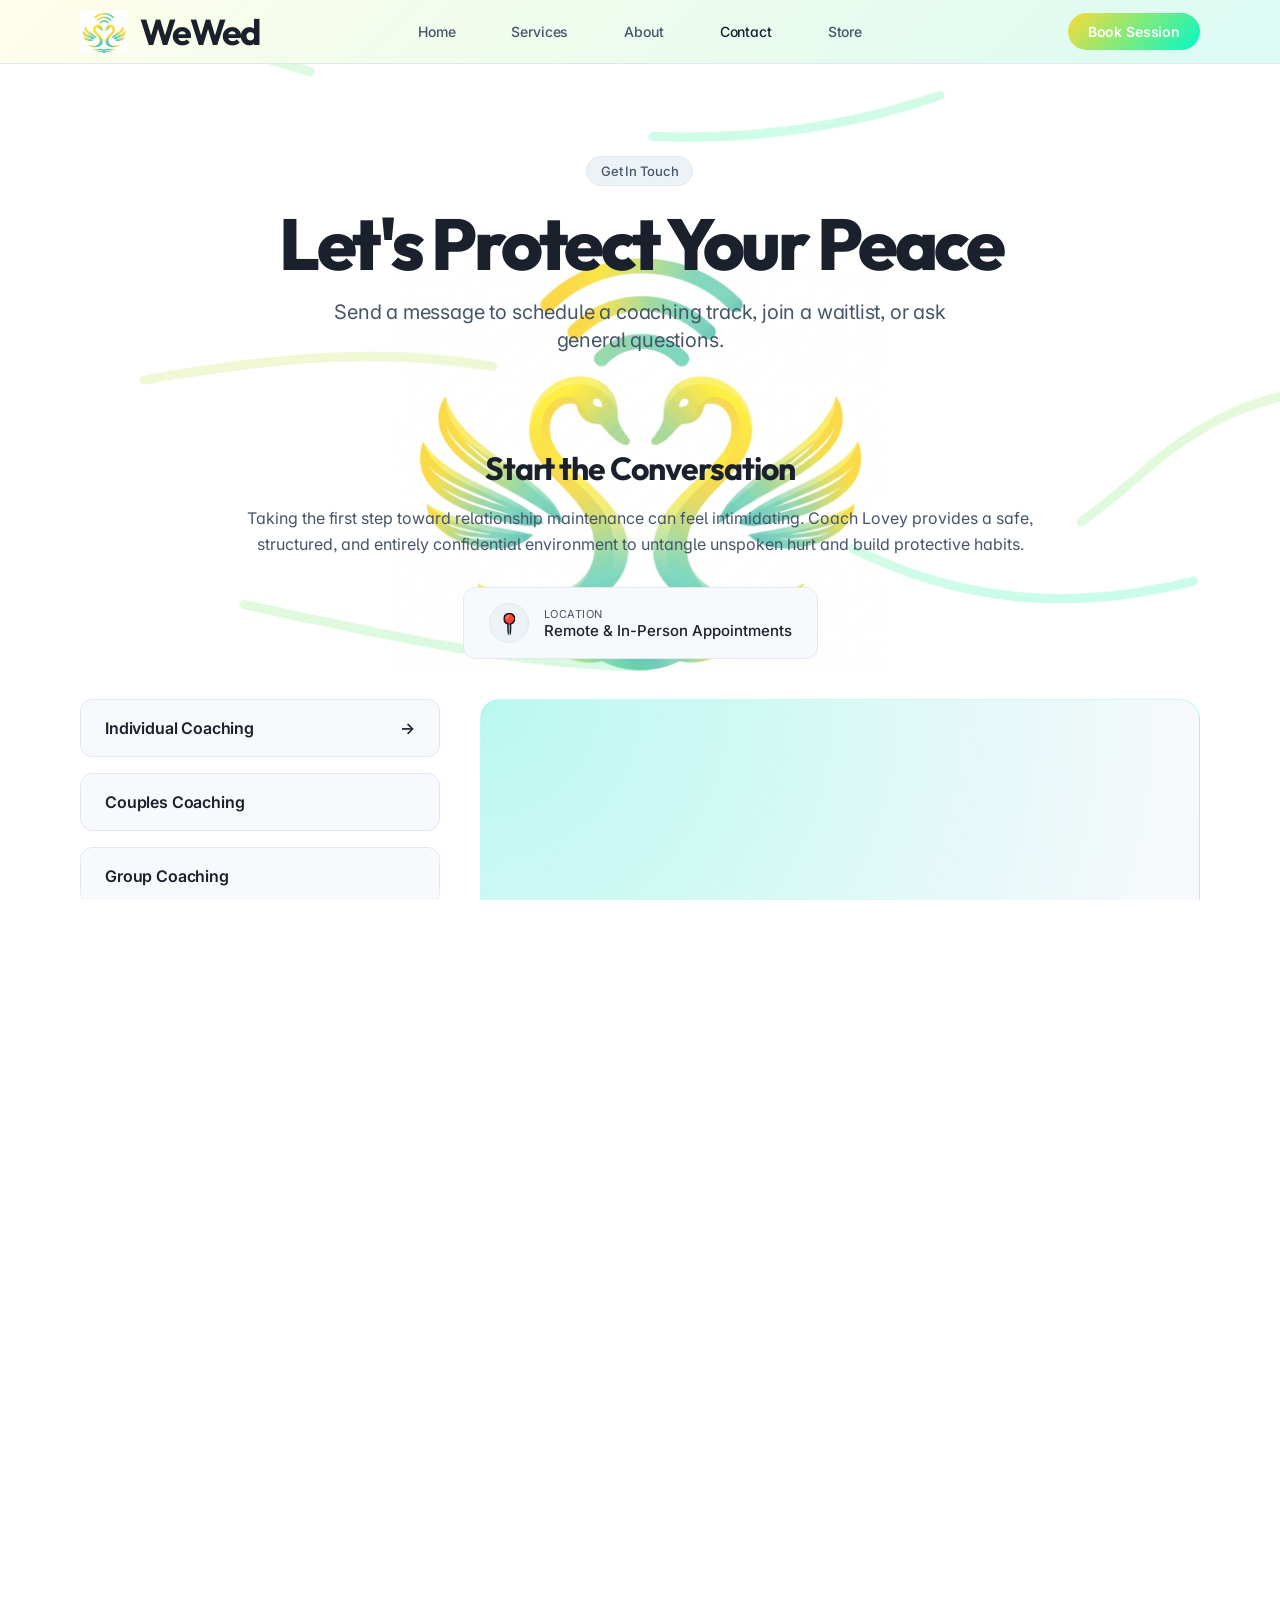
<file: website/contact.html>
<!DOCTYPE html>
<html lang="en">
<head>
  <meta charset="UTF-8">
  <script>document.documentElement.classList.add('js')</script>
  <meta name="viewport" content="width=device-width, initial-scale=1.0">
  <title>Book a Relationship Coaching Session | Contact WeWed</title>
  <meta name="description" content="Get in touch with WeWed to book individual relationship coaching, couples clarity tracks, communication deep dives, or join intentional group cohorts.">
  <link rel="canonical" href="https://wewedplus.com/contact">
  <link rel="stylesheet" href="style.css?v=2">
  <link rel="icon" type="image/jpeg" href="swan-logo.jpg">
  <style>
    .contact-form-layout {
      display: flex;
      max-width: 1200px;
      margin: 0 auto;
      gap: 40px;
      text-align: left;
    }

    .form-selector-col {
      flex: 1;
      display: flex;
      flex-direction: column;
      gap: 16px;
    }

    .form-iframe-col {
      flex: 2;
      min-height: 720px;
    }

    .form-select-btn {
      width: 100%;
      background-color: var(--surface-1);
      color: var(--ink);
      font-family: var(--font-body);
      font-size: 16px;
      font-weight: 600;
      letter-spacing: -0.16px;
      border-radius: 12px;
      padding: 18px 24px;
      border: 1px solid var(--hairline);
      cursor: pointer;
      text-align: left;
      transition: all 0.3s cubic-bezier(0.16, 1, 0.3, 1);
      display: flex;
      align-items: center;
      justify-content: space-between;
    }

    .form-select-btn:hover {
      background-color: var(--surface-2);
      transform: translateX(4px);
    }

    .form-select-btn .arrow-indicator {
      opacity: 0;
      transition: opacity 0.3s ease, transform 0.3s ease;
      transform: translateX(-10px);
    }

    .form-select-btn.active .arrow-indicator {
      opacity: 1;
      transform: translateX(0);
    }

    /* Active States based on Theme colors */
    .form-select-btn.active[data-color-theme="teal"] {
      border-color: var(--accent-teal);
      background: radial-gradient(circle at 0% 0%, rgba(1, 249, 198, 0.15) 0%, rgba(255, 255, 255, 0) 70%), var(--surface-2);
      box-shadow: 0 0 15px rgba(1, 249, 198, 0.15);
    }

    .form-select-btn.active[data-color-theme="yellow"] {
      border-color: var(--accent-yellow);
      background: radial-gradient(circle at 0% 0%, rgba(249, 220, 55, 0.15) 0%, rgba(255, 255, 255, 0) 70%), var(--surface-2);
      box-shadow: 0 0 15px rgba(249, 220, 55, 0.15);
    }

    .form-select-btn.active[data-color-theme="mix"] {
      border-color: var(--accent-teal);
      background: radial-gradient(circle at 0% 0%, rgba(1, 249, 198, 0.1) 0%, rgba(249, 220, 55, 0.1) 60%, rgba(255, 255, 255, 0) 80%), var(--surface-2);
      box-shadow: 0 0 15px rgba(1, 249, 198, 0.1);
    }

    @media (max-width: 810px) {
      .contact-form-layout {
        flex-direction: column !important;
      }
      .form-select-btn:hover {
        transform: translateY(-2px);
      }
    }
  </style>
</head>
<body>
  <!-- Header Navigation -->
  <header>
    <a href="/" class="logo" id="header-logo">
      <img src="swan-logo.jpg" alt="WeWed Logo" style="width: 32px; height: 32px; margin-right: 4px; object-fit: contain;">
      WeWed
    </a>
    <nav id="header-nav">
      <div class="nav-links">
        <a href="/">Home</a>
        <a href="services">Services</a>
        <a href="about">About</a>
        <a href="contact" class="active">Contact</a>
        <a href="https://www.wewedplus.com/store">Store</a>
      </div>
      <div class="nav-ctas">
        <a href="contact" class="btn-primary">Book Session</a>
      </div>
    </nav>
  </header>

  <!-- Hero Section -->
  <section class="hero" style="min-height: 50vh; padding-bottom: 20px;">
    <div class="hero-tag animate-on-scroll">Get In Touch</div>
    <h1 class="display-xl animate-on-scroll">Let's Protect Your Peace</h1>
    <p class="subhead animate-on-scroll">Send a message to schedule a coaching track, join a waitlist, or ask general questions.</p>
  </section>

  <!-- Contact Section (Centered Details & Form) -->
  <section class="section-container" style="padding-top: 0; padding-bottom: 50px; text-align: center;">
    <div class="animate-on-scroll" style="max-width: 800px; margin: 0 auto 40px auto;">
      <h2 class="display-md" style="margin-bottom: 20px;">Start the Conversation</h2>
      <p style="color: var(--ink-muted); font-size: 16px; line-height: 1.6; margin-bottom: 30px;">
        Taking the first step toward relationship maintenance can feel intimidating. Coach Lovey provides a safe, structured, and entirely confidential environment to untangle unspoken hurt and build protective habits.
      </p>
      
      <!-- Horizontal Info Cards -->
      <div style="display: flex; flex-wrap: wrap; justify-content: center; gap: 30px;">
        <div style="display: flex; align-items: center; gap: 15px; background: var(--surface-1); padding: 15px 25px; border-radius: 12px; border: 1px solid var(--hairline);">
          <div style="width: 40px; height: 40px; border-radius: 50%; background: var(--surface-2); border: 1px solid var(--hairline); display: flex; align-items: center; justify-content: center; color: var(--accent-teal); font-size: 18px;">
            📍
          </div>
          <div style="text-align: left;">
            <div style="font-size: 11px; color: var(--ink-muted); text-transform: uppercase; letter-spacing: 0.5px;">Location</div>
            <div style="font-size: 15px; font-weight: 500;">Remote & In-Person Appointments</div>
          </div>
        </div>
      </div>
    </div>

    <!-- Two-Column Form Selector and Embed -->
    <div class="contact-form-layout animate-on-scroll">
      <!-- Left Column: Form Selector Buttons (Vertically Aligned) -->
      <div class="form-selector-col">
        <button class="form-select-btn active" data-form-key="individual">
          Individual Coaching <span class="arrow-indicator">→</span>
        </button>
        <button class="form-select-btn" data-form-key="couples">
          Couples Coaching <span class="arrow-indicator">→</span>
        </button>
        <button class="form-select-btn" data-form-key="group">
          Group Coaching <span class="arrow-indicator">→</span>
        </button>
        <button class="form-select-btn" data-form-key="info">
          Request More Info <span class="arrow-indicator">→</span>
        </button>
      </div>

      <!-- Right Column: Interactive Iframe Container -->
      <div class="form-iframe-col">
        <div class="card-surface card-spotlight-teal" id="contact-form-card" style="padding: 20px; height: 100%; min-height: 700px; display: flex; flex-direction: column; justify-content: center;">
          <div id="form-container" style="width: 100%; height: 100%; display: flex; flex-direction: column; flex-grow: 1;">
            <iframe
              src="https://links.wewedplus.com/widget/form/o4CqisZQlS3RFALK8i4p"
              style="width: 100%; border: none; border-radius: 12px; min-height: 660px; background: transparent; flex-grow: 1;"
              id="contact-iframe">
            </iframe>
            <script src="https://links.wewedplus.com/js/form_embed.js"></script>
          </div>
        </div>
      </div>
    </div>
  </section>

  <!-- Interactive FAQ Section -->
  <section class="section-container" id="faq" style="border-top: 1px solid var(--hairline-soft);">
    <div style="text-align: center; margin-bottom: 60px;">
      <h2 class="display-xl animate-on-scroll">Frequently Asked Questions</h2>
      <p class="subhead animate-on-scroll" style="margin: 0 auto;">Helpful answers about WeWed coaching, communication support, community conversations, and what to expect before booking.</p>
    </div>

    <div class="faq-list">
      <!-- FAQ 1 -->
      <div class="faq-item animate-on-scroll">
        <div class="faq-question">
          <h3>What is relational prevention?</h3>
          <span class="faq-icon" style="font-size: 24px; color: var(--accent-teal); line-height: 1;">+</span>
        </div>
        <div class="faq-answer">
          <p>Relational prevention is the practice of building healthier communication habits before stress, silence, resentment, or confusion turns into a bigger issue.</p>
          <p style="margin-top: 12px;">It helps individuals, singles, dating partners, and couples recognize patterns early, set clearer expectations, express needs with care, and create healthier ways to connect.</p>
          <p style="margin-top: 12px;">The goal is not to wait until everything feels broken. The goal is to build the tools, awareness, and habits that help protect the relationships and connections that matter most.</p>
        </div>
      </div>

      <!-- FAQ 2 -->
      <div class="faq-item animate-on-scroll">
        <div class="faq-question">
          <h3>How many sessions are recommended?</h3>
          <span class="faq-icon" style="font-size: 24px; color: var(--accent-teal); line-height: 1;">+</span>
        </div>
        <div class="faq-answer">
          Coach Lovey recommends starting with a 6-session package. This provides enough time to identify recurring conflict loops, establish healthy routines, and build habits that ensure long-term stability and connection.
        </div>
      </div>

      <!-- FAQ 3 -->
      <div class="faq-item animate-on-scroll">
        <div class="faq-question">
          <h3>Can individuals book coaching sessions?</h3>
          <span class="faq-icon" style="font-size: 24px; color: var(--accent-teal); line-height: 1;">+</span>
        </div>
        <div class="faq-answer">
          <p>Yes. Individual coaching is available for people who want support with communication, self-awareness, dating patterns, relationship expectations, emotional reactions, and personal clarity.</p>
          <p style="margin-top: 12px;">These sessions can help you understand your communication style, prepare for healthier dating, practice difficult conversations, sort through relationship confusion, recognize patterns that keep repeating, and create simple habits that prevent stress from spilling into your connections.</p>
          <p style="margin-top: 12px;">Individual coaching is not only for people in relationships. It is also for singles, people dating, people who are divorced, widowed, healing from a past connection, or anyone who wants to understand themselves better before building with someone else.</p>
        </div>
      </div>

      <!-- FAQ 4 -->
      <div class="faq-item animate-on-scroll">
        <div class="faq-question">
          <h3>How do intentional communication groups work?</h3>
          <span class="faq-icon" style="font-size: 24px; color: var(--accent-teal); line-height: 1;">+</span>
        </div>
        <div class="faq-answer">
          <p>Intentional Communication Groups are guided weekly online sessions led by Coach Lovey. Each group creates a low-pressure space where you can listen, share, ask questions, and learn from others who are navigating different stages of life, dating, personal growth, and relationships.</p>
          <p style="margin-top: 12px;">Each session focuses on practical communication topics such as repeated patterns, relationship expectations, difficult conversations, listening without reacting, speaking with more clarity, and preventing stress from spilling into your connections.</p>
          <p style="margin-top: 12px;">You can participate, ask questions, or simply listen and take what applies to your life. The goal is to leave with more perspective, better language, and simple tools you can actually use outside of the group.</p>
        </div>
      </div>

      <!-- FAQ 5 -->
      <div class="faq-item animate-on-scroll">
        <div class="faq-question">
          <h3>What if my partner does not want to attend?</h3>
          <span class="faq-icon" style="font-size: 24px; color: var(--accent-teal); line-height: 1;">+</span>
        </div>
        <div class="faq-answer">
          <p>You can still begin with individual coaching. One person gaining clarity, learning better language, and changing how they show up in conversations can still make a difference in how those conversations unfold.</p>
          <p style="margin-top: 12px;">Individual coaching can help you prepare for difficult conversations, understand repeated patterns, and decide what you need moving forward.</p>
        </div>
      </div>

      <!-- FAQ 6 -->
      <div class="faq-item animate-on-scroll">
        <div class="faq-question">
          <h3>Do you accept insurance?</h3>
          <span class="faq-icon" style="font-size: 24px; color: var(--accent-teal); line-height: 1;">+</span>
        </div>
        <div class="faq-answer">
          <p>Unfortunately, at this time, WeWed does not accept insurance and does not bill insurance companies.</p>
          <p style="margin-top: 12px;">WeWed services are coaching-based, educational, and preventative. They are not therapy, counseling, mental health treatment, or medical care, so they are not covered or billed the same way clinical services may be.</p>
          <p style="margin-top: 12px;">Payment is handled directly through WeWed at the time of booking.</p>
        </div>
      </div>

      <!-- FAQ 7 -->
      <div class="faq-item animate-on-scroll">
        <div class="faq-question">
          <h3>Are sessions online or in person?</h3>
          <span class="faq-icon" style="font-size: 24px; color: var(--accent-teal); line-height: 1;">+</span>
        </div>
        <div class="faq-answer">
          <p>Yes. WeWed offers coaching through Zoom and in person when available.</p>
          <p style="margin-top: 12px;">Zoom sessions make it easy to meet from wherever you are, while in-person sessions may be available depending on location, scheduling, and distance.</p>
          <p style="margin-top: 12px;">For longer-distance in-person appointments, a mileage or travel fee may apply.</p>
        </div>
      </div>
    </div>
  </section>

  <!-- Global Footer -->
  <footer>
    <div class="footer-container">
      <div class="footer-info">
        <a href="/" class="logo" id="footer-logo">
          <img src="swan-logo.jpg" alt="WeWed Logo" style="width: 32px; height: 32px; margin-right: 4px; object-fit: contain;">
          WeWed
        </a>
        <p>Tools for intentional communication, prevention, and relationship maintenance for singles and couples.</p>
      </div>
      <div class="footer-column">
        <h4>Services</h4>
        <ul>
          <li><a href="services#prevention-maintenance">Prevention & Maintenance</a></li>
          <li><a href="services#communication-dive">Communication Deep Dive</a></li>
          <li><a href="services#group-cohorts">Community Conversation</a></li>
        </ul>
      </div>
      <div class="footer-column">
        <h4>About</h4>
        <ul>
          <li><a href="about">Coach Lovey</a></li>
          <li><a href="about#articles">Insights & Articles</a></li>
        </ul>
      </div>
      <div class="footer-column">
        <h4>Connect</h4>
        <ul>
          <li><a href="services">Book Session</a></li>
          <li><a href="contact">General Inquiry</a></li>
          <li><a href="/#faq">FAQs</a></li>
        </ul>
      </div>
    </div>
    <div class="footer-bottom">
      <div>© 2026 WeWed. All rights reserved.</div>
      <div class="footer-links">
        <a href="https://links.wewedplus.com/preview/w7o40mzmqhSh16eUXQuA" target="_blank" rel="noopener">Privacy Policy</a>
        <a href="https://links.wewedplus.com/preview/NZcLRPiaeot4LCJY9WI4" target="_blank" rel="noopener">Terms & Conditions</a>
      </div>
    </div>
  </footer>

  <script src="app.js"></script>
  <script>
    document.addEventListener('DOMContentLoaded', () => {
      const selectBtns = document.querySelectorAll('.form-select-btn');
      const formContainer = document.getElementById('form-container');
      const formCard = document.getElementById('contact-form-card');

      const forms = {
        'individual': {
          type: 'standard',
          url: 'https://links.wewedplus.com/widget/form/o4CqisZQlS3RFALK8i4p',
          theme: 'teal'
        },
        'couples': {
          type: 'standard',
          url: 'https://links.wewedplus.com/widget/form/CRDMHDWBlDYt9hwtUbcK',
          theme: 'yellow'
        },
        'group': {
          type: 'standard',
          url: 'https://links.wewedplus.com/widget/form/8SGqt4XkdgE5TqzM1raw',
          theme: 'mix'
        },
        'info': {
          type: 'custom',
          url: 'https://links.wewedplus.com/widget/form/klAGYXHVkwJ9FdGS3ySF',
          theme: 'teal',
          attributes: {
            id: 'inline-klAGYXHVkwJ9FdGS3ySF',
            'data-layout': "{'id':'INLINE'}",
            'data-trigger-type': 'alwaysShow',
            'data-trigger-value': '',
            'data-activation-type': 'alwaysActivated',
            'data-activation-value': '',
            'data-deactivation-type': 'neverDeactivate',
            'data-deactivation-value': '',
            'data-form-name': 'WeWed QR Form',
            'data-height': '992',
            'data-layout-iframe-id': 'inline-klAGYXHVkwJ9FdGS3ySF',
            'data-form-id': 'klAGYXHVkwJ9FdGS3ySF',
            title: 'WeWed QR Form'
          }
        }
      };

      function loadForm(formKey) {
        const config = forms[formKey];
        if (!config) return;

        // Clear container
        formContainer.innerHTML = '';

        // Create iframe
        const iframe = document.createElement('iframe');
        iframe.src = config.url;

        if (config.type === 'custom') {
          iframe.style.width = '100%';
          iframe.style.height = '100%';
          iframe.style.border = 'none';
          iframe.style.borderRadius = '4px';
          for (const [key, val] of Object.entries(config.attributes)) {
            iframe.setAttribute(key, val);
          }
        } else {
          iframe.style.width = '100%';
          iframe.style.border = 'none';
          iframe.style.borderRadius = '12px';
          iframe.style.minHeight = '660px';
          iframe.style.background = 'transparent';
          iframe.style.flexGrow = '1';
          iframe.id = 'contact-iframe';
        }

        formContainer.appendChild(iframe);

        // Load embed script
        const script = document.createElement('script');
        script.src = 'https://links.wewedplus.com/js/form_embed.js';
        formContainer.appendChild(script);

        // Update card spotlight theme classes
        formCard.className = 'card-surface'; // Reset
        if (config.theme === 'teal') {
          formCard.classList.add('card-spotlight-teal');
        } else if (config.theme === 'yellow') {
          formCard.classList.add('card-spotlight-yellow');
        } else if (config.theme === 'mix') {
          formCard.classList.add('card-spotlight-mix');
        }
      }

      selectBtns.forEach(btn => {
        btn.addEventListener('click', () => {
          selectBtns.forEach(b => b.classList.remove('active'));
          btn.classList.add('active');
          const formKey = btn.getAttribute('data-form-key');
          loadForm(formKey);
        });
      });
    });
  </script>
</body>
</html>
</file>
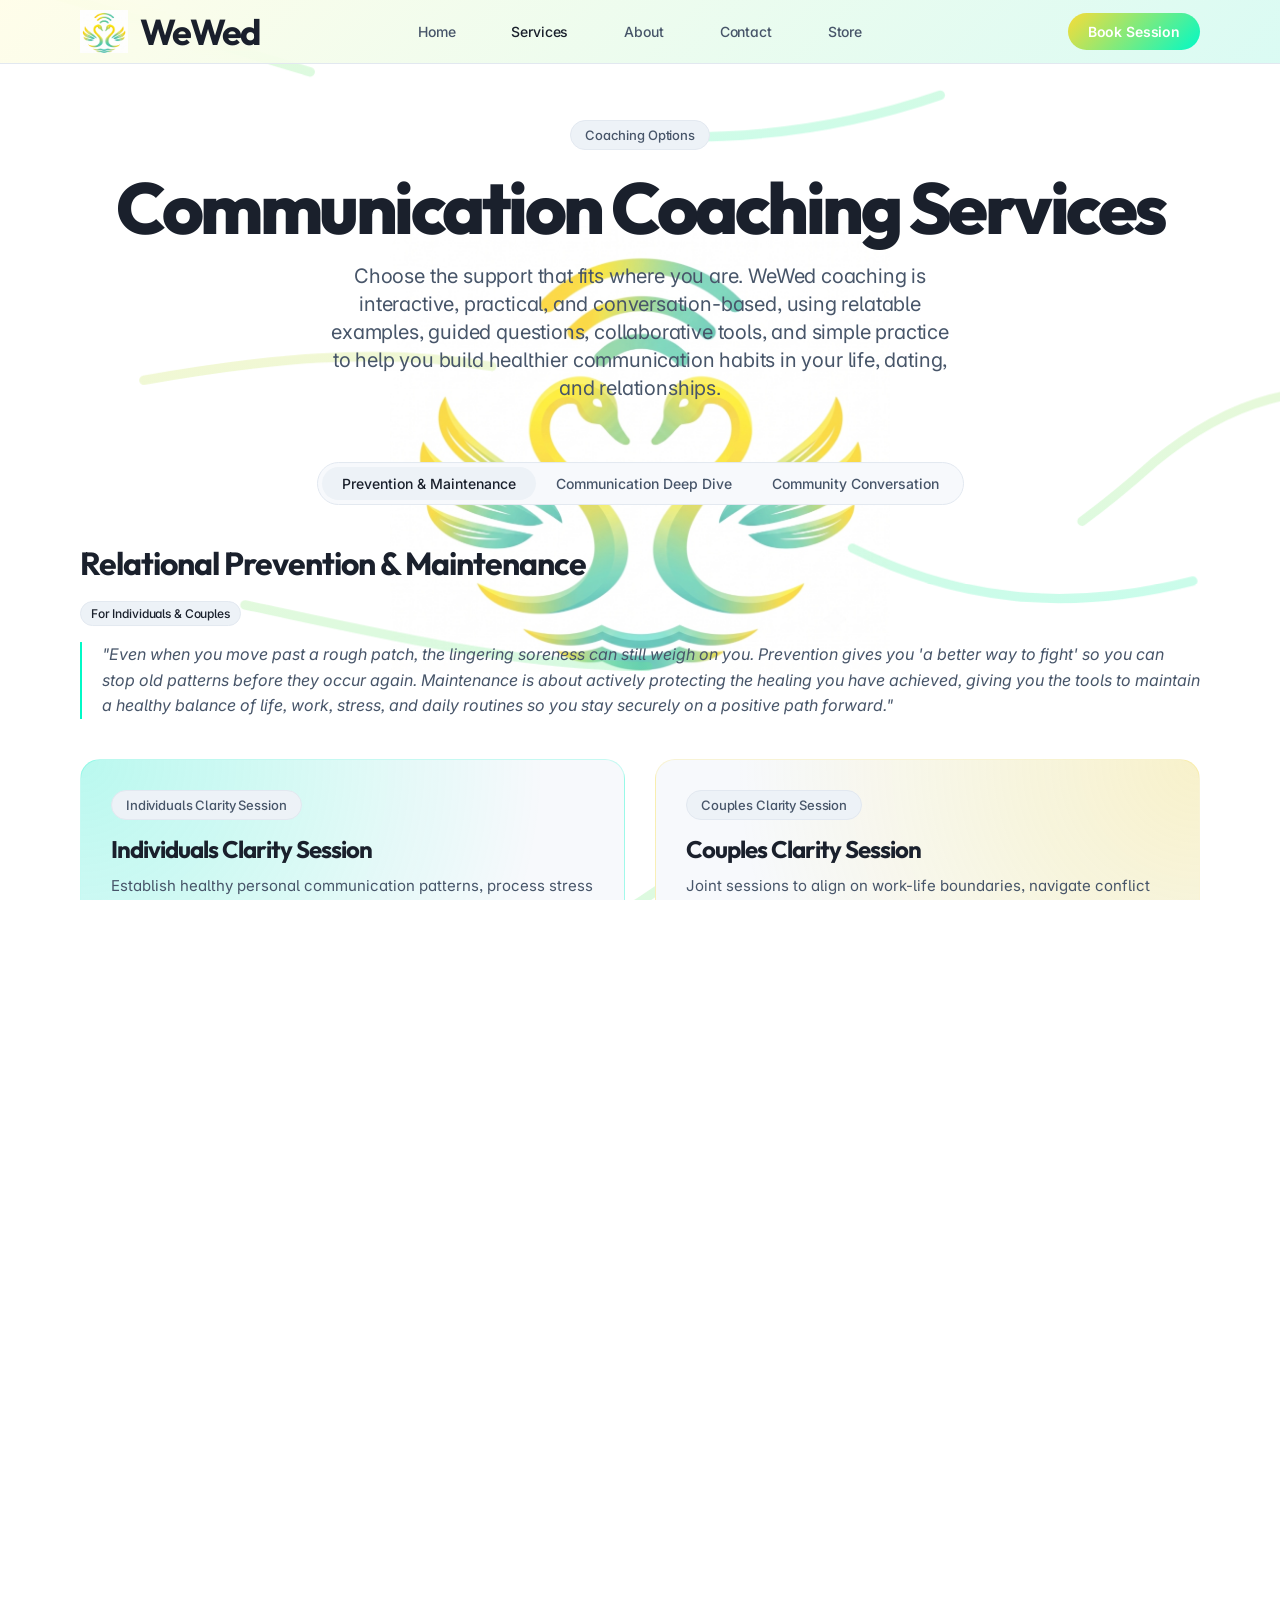
<file: website/services.html>
<!DOCTYPE html>
<html lang="en">
<head>
  <meta charset="UTF-8">
  <script>document.documentElement.classList.add('js')</script>
  <meta name="viewport" content="width=device-width, initial-scale=1.0">
  <title>Relationship & Couples Coaching Services | WeWed</title>
  <meta name="description" content="Explore preventative relationship programs, communication deep dives, and guided group sessions with Coach Lovey. Find the right coaching track for you.">
  <link rel="canonical" href="https://wewedplus.com/services">
  <link rel="stylesheet" href="style.css?v=2">
  <link rel="icon" type="image/jpeg" href="swan-logo.jpg">
  <style>
    /* Service block visibility defaults */
    .service-section {
      margin-bottom: 80px;
    }
    
    /* When js is active, we hide all but the active tab */
    .js .service-section {
      display: none;
    }
    
    .js .service-section.active-service {
      display: block;
    }

    .service-quote {
      font-size: 16px;
      line-height: 1.6;
      color: var(--ink-muted);
      border-left: 2px stroke var(--accent-teal);
      border-left: 2px solid var(--accent-teal);
      padding-left: 20px;
      margin-bottom: 40px;
      font-style: italic;
    }

    .price-value {
      font-family: var(--font-display);
      font-size: 40px;
      font-weight: 700;
      color: var(--ink);
    }
  </style>
</head>
<body>
  <!-- Header Navigation -->
  <header>
    <a href="/" class="logo" id="header-logo">
      <img src="swan-logo.jpg" alt="WeWed Logo" style="width: 32px; height: 32px; margin-right: 4px; object-fit: contain;">
      WeWed
    </a>
    <nav id="header-nav">
      <div class="nav-links">
        <a href="/">Home</a>
        <a href="services" class="active">Services</a>
        <a href="about">About</a>
        <a href="contact">Contact</a>
        <a href="https://www.wewedplus.com/store">Store</a>
      </div>
      <div class="nav-ctas">
        <a href="contact" class="btn-primary">Book Session</a>
      </div>
    </nav>
  </header>

  <!-- Hero Section -->
  <section class="hero" style="min-height: 50vh; padding-bottom: 20px;">
    <div class="hero-tag animate-on-scroll">Coaching Options</div>
    <h1 class="display-xl animate-on-scroll">Communication Coaching Services</h1>
    <p class="subhead animate-on-scroll">Choose the support that fits where you are. WeWed coaching is interactive, practical, and conversation-based, using relatable examples, guided questions, collaborative tools, and simple practice to help you build healthier communication habits in your life, dating, and relationships.</p>
  </section>

  <!-- Service Tab Switcher -->
  <div class="section-container" style="padding-top: 0;">
    <div class="pricing-tabs animate-on-scroll" id="service-tabs-container">
      <button class="pricing-tab active" data-target="prevention-maintenance">Prevention & Maintenance</button>
      <button class="pricing-tab" data-target="communication-dive">Communication Deep Dive</button>
      <button class="pricing-tab" data-target="group-cohorts">Community Conversation</button>
    </div>

    <!-- Prevention & Maintenance Block -->
    <div class="service-section active-service" id="prevention-maintenance">
      <div class="animate-on-scroll">
        <h2 class="display-md" style="margin-bottom: 20px;">Relational Prevention & Maintenance</h2>
        <div class="hero-tag" style="width: fit-content; margin-bottom: 16px; font-size: 12px; padding: 4px 10px; color: var(--ink); display: inline-block;">For Individuals & Couples</div>
        <p class="service-quote">"Even when you move past a rough patch, the lingering soreness can still weigh on you. Prevention gives you 'a better way to fight' so you can stop old patterns before they occur again. Maintenance is about actively protecting the healing you have achieved, giving you the tools to maintain a healthy balance of life, work, stress, and daily routines so you stay securely on a positive path forward."</p>
      </div>
      
      <div class="grid-2">
        <!-- Individual Track -->
        <div class="card-surface card-spotlight-teal animate-on-scroll">
          <div class="hero-tag" style="width: fit-content; margin-bottom: 16px;">Individuals Clarity Session</div>
          <h3 class="display-md" style="font-size: 24px; margin-bottom: 12px;">Individuals Clarity Session</h3>
          <p style="color: var(--ink-muted); font-size: 15px; margin-bottom: 24px; line-height: 1.5;">Establish healthy personal communication patterns, process stress triggers, and prepare tools to manage daily relationship dynamics.</p>
          <div style="margin-bottom: 30px;">
            <span class="price-value">$85</span>
            <span style="color: var(--ink-muted); font-size: 14px;">/ Session</span>
            <div style="font-size: 13px; color: var(--accent-teal); margin-top: 8px;">6-Week Reset Program</div>
          </div>
          <a href="contact" class="btn-primary" style="width: 100%;">Schedule a Session</a>
        </div>

        <!-- Couples Track -->
        <div class="card-surface card-spotlight-yellow animate-on-scroll">
          <div class="hero-tag" style="width: fit-content; margin-bottom: 16px;">Couples Clarity Session</div>
          <h3 class="display-md" style="font-size: 24px; margin-bottom: 12px;">Couples Clarity Session</h3>
          <p style="color: var(--ink-muted); font-size: 15px; margin-bottom: 24px; line-height: 1.5;">Joint sessions to align on work-life boundaries, navigate conflict constructively, and actively maintain a secure, balanced partnership.</p>
          <div style="margin-bottom: 30px;">
            <span class="price-value">$150</span>
            <span style="color: var(--ink-muted); font-size: 14px;">/ Session</span>
            <div style="font-size: 13px; color: var(--accent-teal); margin-top: 8px;">6-Week Reset Program</div>
          </div>
          <a href="contact" class="btn-primary" style="width: 100%;">Schedule a Session</a>
        </div>
      </div>
    </div>

    <!-- Communication Deep Dive Block -->
    <div class="service-section" id="communication-dive">
      <div class="animate-on-scroll">
        <h2 class="display-md" style="margin-bottom: 20px;">The Communication Deep Dive</h2>
        <div class="hero-tag" style="width: fit-content; margin-bottom: 16px; font-size: 12px; padding: 4px 10px; color: var(--ink); display: inline-block;">For Individuals & Couples</div>
        <p class="service-quote">"Designed for individuals and couples who are stuck in arguments or personal communication loops and struggling to agree because of a heavy backlog of unspoken hurt. When frustrations get swept under the rug for too long, the rug gets lumpy, and eventually, one small argument unloads everything you’ve been storing. Your feelings are entirely valid, but this intensive deep dive gives you a fast-tracked space to express them frequently and cleanly, flattening the rug so you can finally feel understood and move past the standstill."</p>
      </div>

      <div class="grid-2">
        <!-- Individual Intensive -->
        <div class="card-surface card-spotlight-teal animate-on-scroll">
          <div class="hero-tag" style="width: fit-content; margin-bottom: 16px;">Individual Deep Dive</div>
          <h3 class="display-md" style="font-size: 24px; margin-bottom: 12px;">Individual Deep Dive</h3>
          <p style="color: var(--ink-muted); font-size: 15px; margin-bottom: 24px; line-height: 1.5;">A focused, deep-dive session to untangle personal frustration, process complex baggage, and build clarity on your relational needs.</p>
          <div style="margin-bottom: 30px;">
            <span class="price-value">$170</span>
            <span style="color: var(--ink-muted); font-size: 14px;">/ Session</span>
          </div>
          <a href="contact" class="btn-primary" style="width: 100%;">Book an Intensive</a>
        </div>

        <!-- Couples Intensive -->
        <div class="card-surface card-spotlight-mix animate-on-scroll">
          <div class="hero-tag" style="width: fit-content; margin-bottom: 16px;">Couples Deep Dive</div>
          <h3 class="display-md" style="font-size: 24px; margin-bottom: 12px;">Couples Deep Dive</h3>
          <p style="color: var(--ink-muted); font-size: 15px; margin-bottom: 24px; line-height: 1.5;">Fast-tracked, high-impact joint session to resolve gridlocked patterns, surface hidden resentments safely, and align on a path forward.</p>
          <div style="margin-bottom: 30px;">
            <span class="price-value">$300</span>
            <span style="color: var(--ink-muted); font-size: 14px;">/ Session</span>
          </div>
          <a href="contact" class="btn-primary" style="width: 100%;">Book an Intensive</a>
        </div>
      </div>
    </div>

    <!-- Group Cohorts Block -->
    <div class="service-section" id="group-cohorts">
      <div class="animate-on-scroll">
        <h2 class="display-md" style="margin-bottom: 20px;">Intentional Communication Groups</h2>
        <p class="service-quote">"Sometimes the best breakthroughs come from realizing you aren't alone. These inclusive, led group sessions provide a low-pressure space to connect with like-minded people, ask your burning questions, and get immediate answers from others navigating different stages of life. This collaborative environment gives you a diverse sounding board to feed off of, offering a menu of perspectives where you always have the complete freedom to take and apply only the advice that works for your life."</p>
      </div>

      <div style="max-width: 600px; margin: 0 auto;">
        <div class="card-surface card-spotlight-yellow animate-on-scroll" style="text-align: center;">
          <div class="hero-tag" style="width: fit-content; margin: 0 auto 16px auto;">Community Conversation</div>
          <h3 class="display-md" style="font-size: 28px; margin-bottom: 12px;">Intentional Communication Groups</h3>
          <p style="color: var(--ink-muted); font-size: 15px; margin-bottom: 30px; line-height: 1.5;">Weekly guided group sessions led by Coach Lovey. Connect, listen, share, ask questions, and gain new perspectives and communication skills you can apply to your life, dating experiences, personal growth, and relationships.</p>
          <div style="margin-bottom: 30px;">
            <span class="price-value">$40</span>
            <span style="color: var(--ink-muted); font-size: 14px;">/ Person per Session</span>
          </div>
          <a href="contact" class="btn-primary">Join the Community</a>
        </div>
      </div>
    </div>

  </div>

  <!-- Interactive FAQ Section -->
  <section class="section-container" id="faq" style="border-top: 1px solid var(--hairline-soft);">
    <div style="text-align: center; margin-bottom: 60px;">
      <h2 class="display-xl animate-on-scroll">Frequently Asked Questions</h2>
      <p class="subhead animate-on-scroll" style="margin: 0 auto;">Helpful answers about WeWed coaching, communication support, community conversations, and what to expect before booking.</p>
    </div>

    <div class="faq-list">
      <!-- FAQ 1 -->
      <div class="faq-item animate-on-scroll">
        <div class="faq-question">
          <h3>What is relational prevention?</h3>
          <span class="faq-icon" style="font-size: 24px; color: var(--accent-teal); line-height: 1;">+</span>
        </div>
        <div class="faq-answer">
          <p>Relational prevention is the practice of building healthier communication habits before stress, silence, resentment, or confusion turns into a bigger issue.</p>
          <p style="margin-top: 12px;">It helps individuals, singles, dating partners, and couples recognize patterns early, set clearer expectations, express needs with care, and create healthier ways to connect.</p>
          <p style="margin-top: 12px;">The goal is not to wait until everything feels broken. The goal is to build the tools, awareness, and habits that help protect the relationships and connections that matter most.</p>
        </div>
      </div>

      <!-- FAQ 2 -->
      <div class="faq-item animate-on-scroll">
        <div class="faq-question">
          <h3>How many sessions are recommended?</h3>
          <span class="faq-icon" style="font-size: 24px; color: var(--accent-teal); line-height: 1;">+</span>
        </div>
        <div class="faq-answer">
          Coach Lovey recommends starting with a 6-session package. This provides enough time to identify recurring conflict loops, establish healthy routines, and build habits that ensure long-term stability and connection.
        </div>
      </div>

      <!-- FAQ 3 -->
      <div class="faq-item animate-on-scroll">
        <div class="faq-question">
          <h3>Can individuals book coaching sessions?</h3>
          <span class="faq-icon" style="font-size: 24px; color: var(--accent-teal); line-height: 1;">+</span>
        </div>
        <div class="faq-answer">
          <p>Yes. Individual coaching is available for people who want support with communication, self-awareness, dating patterns, relationship expectations, emotional reactions, and personal clarity.</p>
          <p style="margin-top: 12px;">These sessions can help you understand your communication style, prepare for healthier dating, practice difficult conversations, sort through relationship confusion, recognize patterns that keep repeating, and create simple habits that prevent stress from spilling into your connections.</p>
          <p style="margin-top: 12px;">Individual coaching is not only for people in relationships. It is also for singles, people dating, people who are divorced, widowed, healing from a past connection, or anyone who wants to understand themselves better before building with someone else.</p>
        </div>
      </div>

      <!-- FAQ 4 -->
      <div class="faq-item animate-on-scroll">
        <div class="faq-question">
          <h3>How do intentional communication groups work?</h3>
          <span class="faq-icon" style="font-size: 24px; color: var(--accent-teal); line-height: 1;">+</span>
        </div>
        <div class="faq-answer">
          <p>Intentional Communication Groups are guided weekly online sessions led by Coach Lovey. Each group creates a low-pressure space where you can listen, share, ask questions, and learn from others who are navigating different stages of life, dating, personal growth, and relationships.</p>
          <p style="margin-top: 12px;">Each session focuses on practical communication topics such as repeated patterns, relationship expectations, difficult conversations, listening without reacting, speaking with more clarity, and preventing stress from spilling into your connections.</p>
          <p style="margin-top: 12px;">You are not required to share if you are not ready. You can participate, ask questions, or simply listen and take what applies to your life. The goal is to leave with more perspective, better language, and simple tools you can actually use outside of the group.</p>
        </div>
      </div>

      <!-- FAQ 5 -->
      <div class="faq-item animate-on-scroll">
        <div class="faq-question">
          <h3>What if my partner does not want to attend?</h3>
          <span class="faq-icon" style="font-size: 24px; color: var(--accent-teal); line-height: 1;">+</span>
        </div>
        <div class="faq-answer">
          <p>You can still begin with individual coaching. One person gaining clarity, learning better language, and changing how they show up in conversations can still make a difference in how those conversations unfold.</p>
          <p style="margin-top: 12px;">Individual coaching can help you prepare for difficult conversations, understand repeated patterns, and decide what you need moving forward.</p>
        </div>
      </div>

      <!-- FAQ 6 -->
      <div class="faq-item animate-on-scroll">
        <div class="faq-question">
          <h3>Do you accept insurance?</h3>
          <span class="faq-icon" style="font-size: 24px; color: var(--accent-teal); line-height: 1;">+</span>
        </div>
        <div class="faq-answer">
          <p>Unfortunately, at this time, WeWed does not accept insurance and does not bill insurance companies.</p>
          <p style="margin-top: 12px;">WeWed services are coaching-based, educational, and preventative. They are not therapy, counseling, mental health treatment, or medical care, so they are not covered or billed the same way clinical services may be.</p>
          <p style="margin-top: 12px;">Payment is handled directly through WeWed at the time of booking.</p>
        </div>
      </div>

      <!-- FAQ 7 -->
      <div class="faq-item animate-on-scroll">
        <div class="faq-question">
          <h3>Are sessions online or in person?</h3>
          <span class="faq-icon" style="font-size: 24px; color: var(--accent-teal); line-height: 1;">+</span>
        </div>
        <div class="faq-answer">
          <p>Yes. WeWed offers coaching through Zoom and in person when available.</p>
          <p style="margin-top: 12px;">Zoom sessions make it easy to meet from wherever you are, while in-person sessions may be available depending on location, scheduling, and distance.</p>
          <p style="margin-top: 12px;">For longer-distance in-person appointments, a mileage or travel fee may apply.</p>
        </div>
      </div>
    </div>
  </section>

  <!-- Global Footer -->
  <footer>
    <div class="footer-container">
      <div class="footer-info">
        <a href="/" class="logo" id="footer-logo">
          <img src="swan-logo.jpg" alt="WeWed Logo" style="width: 32px; height: 32px; margin-right: 4px; object-fit: contain;">
          WeWed
        </a>
        <p>Tools for intentional communication, prevention, and relationship maintenance for singles and couples.</p>
      </div>
      <div class="footer-column">
        <h4>Services</h4>
        <ul>
          <li><a href="services#prevention-maintenance">Prevention & Maintenance</a></li>
          <li><a href="services#communication-dive">Communication Deep Dive</a></li>
          <li><a href="services#group-cohorts">Community Conversation</a></li>
        </ul>
      </div>
      <div class="footer-column">
        <h4>About</h4>
        <ul>
          <li><a href="about">Coach Lovey</a></li>
          <li><a href="about#articles">Insights & Articles</a></li>
        </ul>
      </div>
      <div class="footer-column">
        <h4>Connect</h4>
        <ul>
          <li><a href="services">Book Session</a></li>
          <li><a href="contact">General Inquiry</a></li>
          <li><a href="/#faq">FAQs</a></li>
        </ul>
      </div>
    </div>
    <div class="footer-bottom">
      <div>© 2026 WeWed. All rights reserved.</div>
      <div class="footer-links">
        <a href="https://links.wewedplus.com/preview/w7o40mzmqhSh16eUXQuA" target="_blank" rel="noopener">Privacy Policy</a>
        <a href="https://links.wewedplus.com/preview/NZcLRPiaeot4LCJY9WI4" target="_blank" rel="noopener">Terms & Conditions</a>
      </div>
    </div>
  </footer>

  <script src="app.js"></script>
  <script>
    // Tab switching script (initializes active states for styling)
    document.addEventListener('DOMContentLoaded', () => {
      const tabs = document.querySelectorAll('.pricing-tab');
      const sections = document.querySelectorAll('.service-section');
      
      function activateTab(targetId) {
        const tab = document.querySelector(`.pricing-tab[data-target="${targetId}"]`);
        if (!tab) return;
        
        tabs.forEach(t => t.classList.remove('active'));
        sections.forEach(s => s.classList.remove('active-service'));
        
        tab.classList.add('active');
        
        const targetSection = document.getElementById(targetId);
        if (targetSection) {
          targetSection.classList.add('active-service');
          // Re-trigger scroll animation check on tab switch
          const animEls = targetSection.querySelectorAll('.animate-on-scroll');
          animEls.forEach(el => el.classList.add('is-visible'));
        }
      }
      
      tabs.forEach(tab => {
        tab.addEventListener('click', () => {
          const targetId = tab.getAttribute('data-target');
          activateTab(targetId);
        });
      });

      function handleHash() {
        const hash = window.location.hash.substring(1);
        if (hash) {
          const targetSection = document.getElementById(hash);
          if (targetSection && targetSection.classList.contains('service-section')) {
            activateTab(hash);
            const container = document.getElementById('service-tabs-container') || targetSection;
            container.scrollIntoView({ behavior: 'smooth', block: 'start' });
          }
        }
      }

      window.addEventListener('hashchange', handleHash);
      setTimeout(handleHash, 100);
    });
  </script>
</body>
</html>
</file>
<file: style.css>
@import url('https://fonts.googleapis.com/css2?family=Inter:ital,opsz,wght@0,14..32,100..900;1,14..32,100..900&family=Outfit:wght@100..900&display=swap');

:root {
  --canvas: #ffffff;
  --surface-1: #f7f9fc;
  --surface-2: #edf2f7;
  --hairline: #e2e8f0;
  --hairline-soft: #edf2f7;
  --ink: #1a202c;
  --ink-muted: #475569;
  --accent-teal: #01F9C6;
  --accent-yellow: #F9DC37;
  --btn-gradient: linear-gradient(135deg, #F9DC37, #01F9C6);
  --font-display: 'Outfit', sans-serif;
  --font-body: 'Inter', sans-serif;
}

* {
  box-sizing: border-box;
  margin: 0;
  padding: 0;
}

html, body {
  background-color: var(--canvas);
  color: var(--ink);
  font-family: var(--font-body);
  font-feature-settings: "cv01", "cv05", "cv09", "cv11", "ss03", "ss07", "dlig";
  overflow-x: hidden;
  scroll-behavior: smooth;
  height: 100%;
}

h1, h2, h3, h4, h5, h6 {
  font-family: var(--font-display);
}

/* Background floating scissors canvas */
/* Background Large Logo Layout */
.bg-canvas {
  position: fixed;
  top: 0;
  left: 0;
  width: 100vw;
  height: 100vh;
  z-index: 1;
  pointer-events: none;
  overflow: hidden;
  display: flex;
  align-items: center;
  justify-content: center;
}

.bg-logo-large {
  width: min(70vw, 70vh, 500px);
  height: min(70vw, 70vh, 500px);
  opacity: 0.75; /* Increased opacity for clear visibility */
  mix-blend-mode: multiply; /* Transparent white background for JPEG */
  pointer-events: none;
  animation: bgLogoFloat 10s infinite ease-in-out;
  transform-origin: center;
}

.bg-logo-large img {
  width: 100%;
  height: 100%;
  object-fit: contain;
}

@keyframes bgLogoFloat {
  0%, 100% { transform: translateY(0) rotate(0deg); }
  50% { transform: translateY(-15px) rotate(2deg); }
}

/* Color Flashing Animation via Hue-Rotate */
@keyframes bgLogoFlash {
  0% { filter: hue-rotate(0deg); }
  100% { filter: hue-rotate(360deg); }
}

/* Cursor Swan / Ripple Interaction */
.click-swan-effect {
  position: fixed;
  width: 50px;
  height: 50px;
  z-index: 9999;
  pointer-events: none;
  transform: translate(-50%, -50%);
  animation: fadeOutSwan 0.7s forwards cubic-bezier(0.16, 1, 0.3, 1);
}

@keyframes fadeOutSwan {
  0% { opacity: 0; scale: 0.6; }
  20% { opacity: 1; scale: 1.1; }
  100% { opacity: 0; scale: 0.8; }
}

.click-ripple {
  position: fixed;
  border: 2px solid var(--accent-teal);
  border-radius: 50%;
  transform: translate(-50%, -50%);
  pointer-events: none;
  z-index: 9997;
  animation: rippleEffect 0.7s forwards cubic-bezier(0.16, 1, 0.3, 1);
}

@keyframes rippleEffect {
  0% { width: 0; height: 0; opacity: 1; }
  100% { width: 100px; height: 100px; opacity: 0; border-color: var(--accent-yellow); }
}

/* User Rules CSS for Scroll Animations */
.animate-on-scroll {
  transition: opacity .8s cubic-bezier(.16,1,.3,1), transform .8s cubic-bezier(.16,1,.3,1);
  will-change: transform, opacity;
}

.js .animate-on-scroll {
  opacity: 0;
  transform: translateY(30px);
}

.animate-on-scroll.is-visible {
  opacity: 1 !important;
  transform: translateY(0) !important;
}

/* Black text border on all teal-coloured text */
[style*="color: var(--accent-teal)"],
[style*="color:var(--accent-teal)"] {
  text-shadow:
    -1px -1px 0 #000,
     1px -1px 0 #000,
    -1px  1px 0 #000,
     1px  1px 0 #000;
}


/* Global Layout & Container */
header {
  position: fixed;
  top: 0;
  left: 0;
  width: 100%;
  height: 64px;
  background: linear-gradient(135deg, rgba(255, 253, 230, 0.85), rgba(212, 250, 241, 0.85), rgba(255, 240, 242, 0.85), rgba(255, 253, 230, 0.85));
  background-size: 300% 300%;
  animation: footerGradient 15s ease infinite;
  backdrop-filter: blur(20px);
  -webkit-backdrop-filter: blur(20px);
  border-bottom: 1px solid var(--hairline);
  z-index: 1000;
  display: flex;
  align-items: center;
  justify-content: space-between;
  padding: 0 80px;
}

header .logo {
  font-size: 36px;
  letter-spacing: -2px;
}

header .logo img {
  width: 48px !important;
  height: 48px !important;
}

.logo {
  font-family: var(--font-display);
  font-size: 24px;
  font-weight: 700;
  color: var(--ink);
  text-decoration: none;
  letter-spacing: -1.5px;
  display: flex;
  align-items: center;
  gap: 8px;
}

.logo svg {
  width: 24px;
  height: 24px;
  fill: var(--accent-teal);
}

nav {
  display: flex;
  align-items: center;
  flex-grow: 1;
  justify-content: flex-end;
}

.nav-links {
  position: absolute;
  left: 50%;
  transform: translateX(-50%);
  display: flex;
  gap: 56px;
  align-items: center;
}

nav a {
  font-size: 14px;
  font-weight: 500;
  color: var(--ink-muted);
  text-decoration: none;
  letter-spacing: -0.14px;
  transition: color 0.2s ease;
}

nav a:hover, nav a.active {
  color: var(--ink);
}

.nav-ctas {
  display: flex;
  gap: 12px;
}

/* Primary and Secondary CTA Buttons */
.btn-primary {
  background: var(--btn-gradient);
  color: var(--canvas);
  font-family: var(--font-body);
  font-size: 14px;
  font-weight: 600;
  letter-spacing: -0.14px;
  border-radius: 100px;
  padding: 10px 20px;
  border: none;
  cursor: pointer;
  text-decoration: none;
  transition: transform 0.1s ease, filter 0.2s ease;
  display: inline-flex;
  align-items: center;
  justify-content: center;
}

.btn-primary:active {
  transform: scale(0.96);
}

.btn-primary:hover {
  filter: brightness(1.08);
}

.btn-secondary {
  background-color: var(--surface-1);
  color: var(--ink);
  font-family: var(--font-body);
  font-size: 14px;
  font-weight: 500;
  letter-spacing: -0.14px;
  border-radius: 100px;
  padding: 10px 20px;
  border: 1px solid var(--hairline);
  cursor: pointer;
  text-decoration: none;
  transition: transform 0.1s ease, background-color 0.2s ease;
  display: inline-flex;
  align-items: center;
  justify-content: center;
}

.btn-secondary:active {
  transform: scale(0.96);
}

.btn-secondary:hover {
  background-color: var(--surface-2);
}

/* Mobile Nav Toggle */
.mobile-menu-btn {
  display: none;
  background: none;
  border: none;
  color: var(--ink);
  cursor: pointer;
}

/* Page Hero Section */
.hero {
  position: relative;
  min-height: 85vh;
  display: flex;
  flex-direction: column;
  justify-content: center;
  align-items: center;
  text-align: center;
  padding: 120px 20px 80px 20px;
  z-index: 10;
}

.hero-tag {
  background: var(--surface-2);
  border: 1px solid var(--hairline);
  color: var(--ink-muted);
  font-size: 13px;
  font-weight: 500;
  letter-spacing: -0.13px;
  padding: 6px 14px;
  border-radius: 100px;
  margin-bottom: 24px;
}

.display-xxl {
  font-family: var(--font-display);
  font-size: 96px;
  font-weight: 800;
  line-height: 0.9;
  letter-spacing: -4.5px;
  color: var(--ink);
  max-width: 900px;
  margin-bottom: 24px;
}

.display-xl {
  font-family: var(--font-display);
  font-size: 72px;
  font-weight: 800;
  line-height: 0.95;
  letter-spacing: -3.5px;
  color: var(--ink);
  margin-bottom: 20px;
}

.display-md {
  font-family: var(--font-display);
  font-size: 32px;
  font-weight: 700;
  line-height: 1.13;
  letter-spacing: -1px;
  color: var(--ink);
  margin-bottom: 16px;
}

.subhead {
  font-size: 20px;
  font-weight: 400;
  line-height: 1.4;
  color: var(--ink-muted);
  max-width: 640px;
  margin-bottom: 40px;
  letter-spacing: -0.18px;
}

.hero-actions {
  display: flex;
  gap: 16px;
}

/* Card and Container Grid Layouts */
.section-container {
  max-width: 1600px;
  margin: 0 auto;
  padding: 96px 80px;
  position: relative;
  z-index: 10;
}

.grid-2 {
  display: grid;
  grid-template-columns: repeat(2, 1fr);
  gap: 30px;
}

.grid-3 {
  display: grid;
  grid-template-columns: repeat(3, 1fr);
  gap: 30px;
}

/* Premium Card Styles */
.card-surface {
  background-color: var(--surface-1);
  border: 1px solid var(--hairline);
  border-radius: 20px;
  padding: 30px;
  transition: transform 0.3s cubic-bezier(0.16, 1, 0.3, 1), border-color 0.3s ease;
  position: relative;
  overflow: hidden;
}

.card-surface:hover {
  transform: translateY(-4px);
  border-color: rgba(0, 0, 0, 0.15);
}

/* Gradient Spotlight Card - Framer Signature */
.card-spotlight-teal {
  background: radial-gradient(circle at 0% 0%, rgba(1, 249, 198, 0.25) 0%, rgba(255, 255, 255, 0) 70%), var(--surface-1);
  border: 1px solid rgba(1, 249, 198, 0.2);
}

.card-spotlight-teal:hover {
  border-color: rgba(1, 249, 198, 0.6);
  box-shadow: 0 10px 30px rgba(1, 249, 198, 0.15);
}

.card-spotlight-yellow {
  background: radial-gradient(circle at 100% 0%, rgba(249, 220, 55, 0.25) 0%, rgba(255, 255, 255, 0) 70%), var(--surface-1);
  border: 1px solid rgba(249, 220, 55, 0.2);
}

.card-spotlight-yellow:hover {
  border-color: rgba(249, 220, 55, 0.6);
  box-shadow: 0 10px 30px rgba(249, 220, 55, 0.15);
}

.card-spotlight-mix {
  background: radial-gradient(circle at 50% 100%, rgba(1, 249, 198, 0.15) 0%, rgba(249, 220, 55, 0.15) 60%, rgba(255, 255, 255, 0) 80%), var(--surface-1);
  border: 1px solid rgba(1, 249, 198, 0.15);
}

.card-spotlight-mix:hover {
  border-color: rgba(1, 249, 198, 0.5);
  box-shadow: 0 10px 30px rgba(249, 220, 55, 0.1);
}

/* Feature/Comparison Table styling */
.pricing-tabs {
  display: flex;
  background: var(--surface-1);
  border: 1px solid var(--hairline);
  padding: 4px;
  border-radius: 100px;
  margin: 0 auto 40px auto;
  width: fit-content;
}

.pricing-tab {
  background: transparent;
  color: var(--ink-muted);
  border: none;
  font-family: var(--font-body);
  font-size: 14px;
  font-weight: 500;
  padding: 8px 20px;
  border-radius: 100px;
  cursor: pointer;
  transition: all 0.2s ease;
}

.pricing-tab.active {
  background: var(--surface-2);
  color: var(--ink);
}

/* Form Styles */
.form-group {
  margin-bottom: 24px;
  position: relative;
}

.form-label {
  display: block;
  font-size: 13px;
  font-weight: 500;
  color: var(--ink-muted);
  margin-bottom: 8px;
}

.form-input {
  width: 100%;
  background-color: var(--surface-1);
  border: 1px solid var(--hairline);
  color: var(--ink);
  font-family: var(--font-body);
  font-size: 15px;
  padding: 12px 16px;
  border-radius: 10px;
  outline: none;
  transition: border-color 0.2s ease, box-shadow 0.2s ease;
}

.form-input:focus {
  border-color: var(--accent-teal);
  box-shadow: 0 0 0 1px var(--accent-teal);
}

textarea.form-input {
  resize: vertical;
  min-height: 120px;
}

/* Validation styles */
.form-input.error {
  border-color: var(--accent-yellow);
}

.error-message {
  font-size: 12px;
  color: var(--accent-yellow);
  margin-top: 6px;
}

/* Footer Section */
footer {
  border-top: 1px solid var(--hairline-soft);
  background: linear-gradient(135deg, #FFFDE6, #D4FAF1, #FFF0F2, #FFFDE6);
  background-size: 300% 300%;
  animation: footerGradient 15s ease infinite;
  position: relative;
  z-index: 10;
}

@keyframes footerGradient {
  0% { background-position: 0% 50%; }
  50% { background-position: 100% 50%; }
  100% { background-position: 0% 50%; }
}


.footer-container {
  max-width: 1600px;
  margin: 0 auto;
  padding: 80px 80px;
  display: grid;
  grid-template-columns: 2fr repeat(3, 1fr);
  gap: 40px;
}

.footer-info {
  display: flex;
  flex-direction: column;
  gap: 20px;
}

.footer-info p {
  font-size: 14px;
  color: var(--ink-muted);
  line-height: 1.5;
  max-width: 300px;
}

.footer-column h4 {
  font-size: 14px;
  font-weight: 600;
  color: var(--ink);
  margin-bottom: 20px;
}

.footer-column ul {
  list-style: none;
}

.footer-column ul li {
  margin-bottom: 12px;
}

.footer-column ul li a {
  font-size: 13px;
  color: var(--ink-muted);
  text-decoration: none;
  transition: color 0.2s ease;
}

.footer-column ul li a:hover {
  color: var(--ink);
}

.footer-bottom {
  max-width: 1600px;
  margin: 0 auto;
  padding: 30px 80px;
  border-top: 1px solid var(--hairline-soft);
  display: flex;
  justify-content: space-between;
  align-items: center;
  font-size: 12px;
  color: var(--ink-muted);
}

/* Accordion FAQs */
.faq-list {
  max-width: 800px;
  margin: 0 auto;
}

.faq-item {
  border-bottom: 1px solid var(--hairline-soft);
  padding: 24px 0;
}

.faq-question {
  display: flex;
  justify-content: space-between;
  align-items: center;
  cursor: pointer;
}

.faq-question h3 {
  font-size: 18px;
  font-weight: 500;
  letter-spacing: -0.5px;
}

.faq-answer {
  max-height: 0;
  overflow: hidden;
  transition: max-height 0.3s cubic-bezier(0.16, 1, 0.3, 1), margin-top 0.3s ease;
  margin-top: 0;
  color: var(--ink-muted);
  line-height: 1.5;
  font-size: 15px;
}

.faq-item.active .faq-answer {
  max-height: 500px;
  margin-top: 16px;
}

.faq-icon {
  transition: transform 0.3s ease;
}

.faq-item.active .faq-icon {
  transform: rotate(45deg);
}

/* Animations and Responsive Styles */
@media (max-width: 1199px) {
  .display-xxl { font-size: 80px; letter-spacing: -3.5px; }
  .display-xl { font-size: 60px; letter-spacing: -2.5px; }
}

@media (max-width: 810px) {
  header {
    padding: 0 20px;
  }
  header .logo {
    font-size: 24px;
    letter-spacing: -1px;
  }
  header .logo img {
    width: 32px !important;
    height: 32px !important;
  }
  nav {
    display: none; /* Add JS handler for mobile dropdown */
    position: absolute;
    top: 64px;
    left: 0;
    width: 100%;
    background: var(--canvas);
    border-bottom: 1px solid var(--hairline-soft);
    flex-direction: column;
    padding: 20px;
    gap: 20px;
    align-items: flex-start;
  }
  .nav-links {
    position: static;
    transform: none;
    flex-direction: column;
    gap: 20px;
    align-items: flex-start;
    width: 100%;
  }
  nav.open {
    display: flex;
  }
  .nav-ctas {
    width: 100%;
    flex-direction: column;
  }
  .mobile-menu-btn {
    display: block;
  }
  .section-container {
    padding: 48px 20px;
  }
  .grid-2, .grid-3 {
    grid-template-columns: 1fr;
  }
  .hero {
    padding: 100px 20px 60px 20px;
  }
  .display-xxl { font-size: 48px; letter-spacing: -2px; }
  .display-xl { font-size: 40px; letter-spacing: -1.5px; }
  .footer-container {
    grid-template-columns: 1fr;
    gap: 30px;
    padding: 48px 20px;
  }
  .footer-bottom {
    padding: 20px 20px;
    flex-direction: column;
    gap: 10px;
    text-align: center;
  }
}

/* Animated Teal Border Glow */
@keyframes borderGlowTeal {
  0%, 100% {
    border-color: rgba(1, 249, 198, 0.3);
    box-shadow: 0 0 15px rgba(1, 249, 198, 0.05);
  }
  50% {
    border-color: rgba(1, 249, 198, 0.95);
    box-shadow: 0 0 25px rgba(1, 249, 198, 0.25);
  }
}

.animated-border-teal {
  border: 1px solid rgba(1, 249, 198, 0.3);
  animation: borderGlowTeal 5s infinite ease-in-out;
  transition: transform 0.3s cubic-bezier(0.16, 1, 0.3, 1);
}

.animated-border-teal:hover {
  transform: translateY(-4px);
}

/* Border Tracing Teal Animation */
@keyframes borderRotate {
  0% {
    transform: rotate(0deg);
  }
  100% {
    transform: rotate(360deg);
  }
}

.border-trace-teal {
  position: relative;
  border-radius: 20px;
  padding: 1.5px; /* Border width */
  overflow: hidden;
  background: rgba(148, 163, 184, 0.1);
  z-index: 1;
}

.border-trace-teal::before {
  content: '';
  position: absolute;
  top: -150%;
  left: -150%;
  width: 400%;
  height: 400%;
  background: conic-gradient(
    from 0deg,
    transparent 0deg,
    transparent 160deg,
    #01F9C6 180deg,
    transparent 200deg,
    transparent 360deg
  );
  animation: borderRotate 6s linear infinite;
  z-index: -1;
  pointer-events: none;
}

.border-trace-teal-inner {
  position: relative;
  background: var(--surface-1);
  border-radius: 18.5px;
  height: 100%;
  width: 100%;
  z-index: 2;
  box-sizing: border-box;
}

.border-trace-teal .card-surface {
  border: none;
  background: radial-gradient(circle at 0% 0%, rgba(1, 249, 198, 0.25) 0%, rgba(255, 255, 255, 0) 70%), var(--surface-1);
}

/* Timeline styling for journey details */
.timeline {
  position: relative;
  padding-left: 30px;
  margin: 40px 0;
}

.timeline::before {
  content: '';
  position: absolute;
  left: 8px;
  top: 10px;
  bottom: 10px;
  width: 2px;
  background: var(--hairline);
}

.timeline-item {
  position: relative;
  margin-bottom: 40px;
}

.timeline-item::before {
  content: '';
  position: absolute;
  left: -29px;
  top: 6px;
  width: 14px;
  height: 14px;
  border-radius: 50%;
  background: var(--accent-teal);
  border: 3px solid var(--canvas);
}

.timeline-date {
  font-family: var(--font-display);
  font-size: 18px;
  font-weight: 700;
  color: var(--accent-teal);
  margin-bottom: 6px;
  letter-spacing: -0.5px;
  text-shadow:
    -1px -1px 0 #000,
     1px -1px 0 #000,
    -1px  1px 0 #000,
     1px  1px 0 #000;
}

@media (min-width: 811px) {
  .order-first-desktop {
    order: -1;
  }
  .order-second-desktop {
    order: 1;
  }
  .align-right-desktop {
    align-items: flex-end;
    text-align: right;
  }
}
</file>
<file: website/style.css>
@import url('https://fonts.googleapis.com/css2?family=Inter:ital,opsz,wght@0,14..32,100..900;1,14..32,100..900&family=Outfit:wght@100..900&display=swap');

:root {
  --canvas: #ffffff;
  --surface-1: #f7f9fc;
  --surface-2: #edf2f7;
  --hairline: #e2e8f0;
  --hairline-soft: #edf2f7;
  --ink: #1a202c;
  --ink-muted: #475569;
  --accent-teal: #01F9C6;
  --accent-yellow: #F9DC37;
  --btn-gradient: linear-gradient(135deg, #F9DC37, #01F9C6);
  --font-display: 'Outfit', sans-serif;
  --font-body: 'Inter', sans-serif;
}

* {
  box-sizing: border-box;
  margin: 0;
  padding: 0;
}

html, body {
  background-color: var(--canvas);
  color: var(--ink);
  font-family: var(--font-body);
  font-feature-settings: "cv01", "cv05", "cv09", "cv11", "ss03", "ss07", "dlig";
  overflow-x: hidden;
  scroll-behavior: smooth;
  height: 100%;
}

h1, h2, h3, h4, h5, h6 {
  font-family: var(--font-display);
}

/* Background floating scissors canvas */
/* Background Large Logo Layout */
.bg-canvas {
  position: fixed;
  top: 0;
  left: 0;
  width: 100vw;
  height: 100vh;
  z-index: 1;
  pointer-events: none;
  overflow: hidden;
  display: flex;
  align-items: center;
  justify-content: center;
}

.bg-logo-large {
  width: min(70vw, 70vh, 500px);
  height: min(70vw, 70vh, 500px);
  opacity: 0.75; /* Increased opacity for clear visibility */
  mix-blend-mode: multiply; /* Transparent white background for JPEG */
  pointer-events: none;
  animation: bgLogoFloat 10s infinite ease-in-out;
  transform-origin: center;
}

.bg-logo-large img {
  width: 100%;
  height: 100%;
  object-fit: contain;
}

@keyframes bgLogoFloat {
  0%, 100% { transform: translateY(0) rotate(0deg); }
  50% { transform: translateY(-15px) rotate(2deg); }
}

/* Color Flashing Animation via Hue-Rotate */
@keyframes bgLogoFlash {
  0% { filter: hue-rotate(0deg); }
  100% { filter: hue-rotate(360deg); }
}

/* Cursor Swan / Ripple Interaction */
.click-swan-effect {
  position: fixed;
  width: 50px;
  height: 50px;
  z-index: 9999;
  pointer-events: none;
  transform: translate(-50%, -50%);
  animation: fadeOutSwan 0.7s forwards cubic-bezier(0.16, 1, 0.3, 1);
}

@keyframes fadeOutSwan {
  0% { opacity: 0; scale: 0.6; }
  20% { opacity: 1; scale: 1.1; }
  100% { opacity: 0; scale: 0.8; }
}

.click-ripple {
  position: fixed;
  border: 2px solid var(--accent-teal);
  border-radius: 50%;
  transform: translate(-50%, -50%);
  pointer-events: none;
  z-index: 9997;
  animation: rippleEffect 0.7s forwards cubic-bezier(0.16, 1, 0.3, 1);
}

@keyframes rippleEffect {
  0% { width: 0; height: 0; opacity: 1; }
  100% { width: 100px; height: 100px; opacity: 0; border-color: var(--accent-yellow); }
}

/* User Rules CSS for Scroll Animations */
.animate-on-scroll {
  transition: opacity .8s cubic-bezier(.16,1,.3,1), transform .8s cubic-bezier(.16,1,.3,1);
  will-change: transform, opacity;
}

.js .animate-on-scroll {
  opacity: 0;
  transform: translateY(30px);
}

.animate-on-scroll.is-visible {
  opacity: 1 !important;
  transform: translateY(0) !important;
}

/* Black text border on all teal-coloured text */
[style*="color: var(--accent-teal)"],
[style*="color:var(--accent-teal)"] {
  text-shadow:
    -1px -1px 0 #000,
     1px -1px 0 #000,
    -1px  1px 0 #000,
     1px  1px 0 #000;
}


/* Global Layout & Container */
header {
  position: fixed;
  top: 0;
  left: 0;
  width: 100%;
  height: 64px;
  background: linear-gradient(135deg, rgba(255, 253, 230, 0.85), rgba(212, 250, 241, 0.85), rgba(255, 240, 242, 0.85), rgba(255, 253, 230, 0.85));
  background-size: 300% 300%;
  animation: footerGradient 15s ease infinite;
  backdrop-filter: blur(20px);
  -webkit-backdrop-filter: blur(20px);
  border-bottom: 1px solid var(--hairline);
  z-index: 1000;
  display: flex;
  align-items: center;
  justify-content: space-between;
  padding: 0 80px;
}

header .logo {
  font-size: 36px;
  letter-spacing: -2px;
}

header .logo img {
  width: 48px !important;
  height: 48px !important;
}

.logo {
  font-family: var(--font-display);
  font-size: 24px;
  font-weight: 700;
  color: var(--ink);
  text-decoration: none;
  letter-spacing: -1.5px;
  display: flex;
  align-items: center;
  gap: 8px;
}

.logo svg {
  width: 24px;
  height: 24px;
  fill: var(--accent-teal);
}

nav {
  display: flex;
  align-items: center;
  flex-grow: 1;
  justify-content: flex-end;
}

.nav-links {
  position: absolute;
  left: 50%;
  transform: translateX(-50%);
  display: flex;
  gap: 56px;
  align-items: center;
}

nav a {
  font-size: 14px;
  font-weight: 500;
  color: var(--ink-muted);
  text-decoration: none;
  letter-spacing: -0.14px;
  transition: color 0.2s ease;
}

nav a:hover, nav a.active {
  color: var(--ink);
}

.nav-ctas {
  display: flex;
  gap: 12px;
}

/* Primary and Secondary CTA Buttons */
.btn-primary {
  background: var(--btn-gradient);
  color: var(--canvas);
  font-family: var(--font-body);
  font-size: 14px;
  font-weight: 600;
  letter-spacing: -0.14px;
  border-radius: 100px;
  padding: 10px 20px;
  border: none;
  cursor: pointer;
  text-decoration: none;
  transition: transform 0.1s ease, filter 0.2s ease;
  display: inline-flex;
  align-items: center;
  justify-content: center;
}

.btn-primary:active {
  transform: scale(0.96);
}

.btn-primary:hover {
  filter: brightness(1.08);
}

.btn-secondary {
  background-color: var(--surface-1);
  color: var(--ink);
  font-family: var(--font-body);
  font-size: 14px;
  font-weight: 500;
  letter-spacing: -0.14px;
  border-radius: 100px;
  padding: 10px 20px;
  border: 1px solid var(--hairline);
  cursor: pointer;
  text-decoration: none;
  transition: transform 0.1s ease, background-color 0.2s ease;
  display: inline-flex;
  align-items: center;
  justify-content: center;
}

.btn-secondary:active {
  transform: scale(0.96);
}

.btn-secondary:hover {
  background-color: var(--surface-2);
}

/* Mobile Nav Toggle */
.mobile-menu-btn {
  display: none;
  background: none;
  border: none;
  color: var(--ink);
  cursor: pointer;
}

/* Page Hero Section */
.hero {
  position: relative;
  min-height: 85vh;
  display: flex;
  flex-direction: column;
  justify-content: center;
  align-items: center;
  text-align: center;
  padding: 120px 20px 80px 20px;
  z-index: 10;
}

.hero-tag {
  background: var(--surface-2);
  border: 1px solid var(--hairline);
  color: var(--ink-muted);
  font-size: 13px;
  font-weight: 500;
  letter-spacing: -0.13px;
  padding: 6px 14px;
  border-radius: 100px;
  margin-bottom: 24px;
}

.display-xxl {
  font-family: var(--font-display);
  font-size: 96px;
  font-weight: 800;
  line-height: 0.9;
  letter-spacing: -4.5px;
  color: var(--ink);
  max-width: 900px;
  margin-bottom: 24px;
}

.display-xl {
  font-family: var(--font-display);
  font-size: 72px;
  font-weight: 800;
  line-height: 0.95;
  letter-spacing: -3.5px;
  color: var(--ink);
  margin-bottom: 20px;
}

.display-md {
  font-family: var(--font-display);
  font-size: 32px;
  font-weight: 700;
  line-height: 1.13;
  letter-spacing: -1px;
  color: var(--ink);
  margin-bottom: 16px;
}

.subhead {
  font-size: 20px;
  font-weight: 400;
  line-height: 1.4;
  color: var(--ink-muted);
  max-width: 640px;
  margin-bottom: 40px;
  letter-spacing: -0.18px;
}

.hero-actions {
  display: flex;
  gap: 16px;
}

/* Card and Container Grid Layouts */
.section-container {
  max-width: 1600px;
  margin: 0 auto;
  padding: 96px 80px;
  position: relative;
  z-index: 10;
}

.grid-2 {
  display: grid;
  grid-template-columns: repeat(2, 1fr);
  gap: 30px;
}

.grid-3 {
  display: grid;
  grid-template-columns: repeat(3, 1fr);
  gap: 30px;
}

/* Premium Card Styles */
.card-surface {
  background-color: var(--surface-1);
  border: 1px solid var(--hairline);
  border-radius: 20px;
  padding: 30px;
  transition: transform 0.3s cubic-bezier(0.16, 1, 0.3, 1), border-color 0.3s ease;
  position: relative;
  overflow: hidden;
}

.card-surface:hover {
  transform: translateY(-4px);
  border-color: rgba(0, 0, 0, 0.15);
}

/* Gradient Spotlight Card - Framer Signature */
.card-spotlight-teal {
  background: radial-gradient(circle at 0% 0%, rgba(1, 249, 198, 0.25) 0%, rgba(255, 255, 255, 0) 70%), var(--surface-1);
  border: 1px solid rgba(1, 249, 198, 0.2);
}

.card-spotlight-teal:hover {
  border-color: rgba(1, 249, 198, 0.6);
  box-shadow: 0 10px 30px rgba(1, 249, 198, 0.15);
}

.card-spotlight-yellow {
  background: radial-gradient(circle at 100% 0%, rgba(249, 220, 55, 0.25) 0%, rgba(255, 255, 255, 0) 70%), var(--surface-1);
  border: 1px solid rgba(249, 220, 55, 0.2);
}

.card-spotlight-yellow:hover {
  border-color: rgba(249, 220, 55, 0.6);
  box-shadow: 0 10px 30px rgba(249, 220, 55, 0.15);
}

.card-spotlight-mix {
  background: radial-gradient(circle at 50% 100%, rgba(1, 249, 198, 0.15) 0%, rgba(249, 220, 55, 0.15) 60%, rgba(255, 255, 255, 0) 80%), var(--surface-1);
  border: 1px solid rgba(1, 249, 198, 0.15);
}

.card-spotlight-mix:hover {
  border-color: rgba(1, 249, 198, 0.5);
  box-shadow: 0 10px 30px rgba(249, 220, 55, 0.1);
}

/* Feature/Comparison Table styling */
.pricing-tabs {
  display: flex;
  background: var(--surface-1);
  border: 1px solid var(--hairline);
  padding: 4px;
  border-radius: 100px;
  margin: 0 auto 40px auto;
  width: fit-content;
}

.pricing-tab {
  background: transparent;
  color: var(--ink-muted);
  border: none;
  font-family: var(--font-body);
  font-size: 14px;
  font-weight: 500;
  padding: 8px 20px;
  border-radius: 100px;
  cursor: pointer;
  transition: all 0.2s ease;
}

.pricing-tab.active {
  background: var(--surface-2);
  color: var(--ink);
}

/* Form Styles */
.form-group {
  margin-bottom: 24px;
  position: relative;
}

.form-label {
  display: block;
  font-size: 13px;
  font-weight: 500;
  color: var(--ink-muted);
  margin-bottom: 8px;
}

.form-input {
  width: 100%;
  background-color: var(--surface-1);
  border: 1px solid var(--hairline);
  color: var(--ink);
  font-family: var(--font-body);
  font-size: 15px;
  padding: 12px 16px;
  border-radius: 10px;
  outline: none;
  transition: border-color 0.2s ease, box-shadow 0.2s ease;
}

.form-input:focus {
  border-color: var(--accent-teal);
  box-shadow: 0 0 0 1px var(--accent-teal);
}

textarea.form-input {
  resize: vertical;
  min-height: 120px;
}

/* Validation styles */
.form-input.error {
  border-color: var(--accent-yellow);
}

.error-message {
  font-size: 12px;
  color: var(--accent-yellow);
  margin-top: 6px;
}

/* Footer Section */
footer {
  border-top: 1px solid var(--hairline-soft);
  background: linear-gradient(135deg, #FFFDE6, #D4FAF1, #FFF0F2, #FFFDE6);
  background-size: 300% 300%;
  animation: footerGradient 15s ease infinite;
  position: relative;
  z-index: 10;
}

@keyframes footerGradient {
  0% { background-position: 0% 50%; }
  50% { background-position: 100% 50%; }
  100% { background-position: 0% 50%; }
}


.footer-container {
  max-width: 1600px;
  margin: 0 auto;
  padding: 80px 80px;
  display: grid;
  grid-template-columns: 2fr repeat(3, 1fr);
  gap: 40px;
}

.footer-info {
  display: flex;
  flex-direction: column;
  gap: 20px;
}

.footer-info p {
  font-size: 14px;
  color: var(--ink-muted);
  line-height: 1.5;
  max-width: 300px;
}

.footer-column h4 {
  font-size: 14px;
  font-weight: 600;
  color: var(--ink);
  margin-bottom: 20px;
}

.footer-column ul {
  list-style: none;
}

.footer-column ul li {
  margin-bottom: 12px;
}

.footer-column ul li a {
  font-size: 13px;
  color: var(--ink-muted);
  text-decoration: none;
  transition: color 0.2s ease;
}

.footer-column ul li a:hover {
  color: var(--ink);
}

.footer-bottom {
  max-width: 1600px;
  margin: 0 auto;
  padding: 30px 80px;
  border-top: 1px solid var(--hairline-soft);
  display: flex;
  justify-content: space-between;
  align-items: center;
  font-size: 12px;
  color: var(--ink-muted);
}

.footer-links {
  display: flex;
  gap: 20px;
}

.footer-links a {
  color: var(--ink-muted);
  text-decoration: none;
  transition: color 0.2s ease;
}

.footer-links a:hover {
  color: var(--ink);
}

/* Accordion FAQs */
.faq-list {
  max-width: 800px;
  margin: 0 auto;
}

.faq-item {
  border-bottom: 1px solid var(--hairline-soft);
  padding: 24px 0;
}

.faq-question {
  display: flex;
  justify-content: space-between;
  align-items: center;
  cursor: pointer;
}

.faq-question h3 {
  font-size: 18px;
  font-weight: 500;
  letter-spacing: -0.5px;
}

.faq-answer {
  max-height: 0;
  overflow: hidden;
  transition: max-height 0.3s cubic-bezier(0.16, 1, 0.3, 1), margin-top 0.3s ease;
  margin-top: 0;
  color: var(--ink-muted);
  line-height: 1.5;
  font-size: 15px;
}

.faq-item.active .faq-answer {
  max-height: 500px;
  margin-top: 16px;
}

.faq-icon {
  transition: transform 0.3s ease;
}

.faq-item.active .faq-icon {
  transform: rotate(45deg);
}

/* Animations and Responsive Styles */
@media (max-width: 1199px) {
  .display-xxl { font-size: 80px; letter-spacing: -3.5px; }
  .display-xl { font-size: 60px; letter-spacing: -2.5px; }
}

@media (max-width: 810px) {
  header {
    padding: 0 20px;
  }
  header .logo {
    font-size: 24px;
    letter-spacing: -1px;
  }
  header .logo img {
    width: 32px !important;
    height: 32px !important;
  }
  nav {
    display: none; /* Add JS handler for mobile dropdown */
    position: absolute;
    top: 64px;
    left: 0;
    width: 100%;
    background: var(--canvas);
    border-bottom: 1px solid var(--hairline-soft);
    flex-direction: column;
    padding: 20px;
    gap: 20px;
    align-items: flex-start;
  }
  .nav-links {
    position: static;
    transform: none;
    flex-direction: column;
    gap: 20px;
    align-items: flex-start;
    width: 100%;
  }
  nav.open {
    display: flex;
  }
  .nav-ctas {
    width: 100%;
    flex-direction: column;
  }
  .mobile-menu-btn {
    display: block;
  }
  .section-container {
    padding: 48px 20px;
  }
  .grid-2, .grid-3 {
    grid-template-columns: 1fr;
  }
  .hero {
    padding: 100px 20px 60px 20px;
  }
  .display-xxl { font-size: 48px; letter-spacing: -2px; }
  .display-xl { font-size: 40px; letter-spacing: -1.5px; }
  .footer-container {
    grid-template-columns: 1fr;
    gap: 30px;
    padding: 48px 20px;
  }
  .footer-bottom {
    padding: 20px 20px;
    flex-direction: column;
    gap: 10px;
    text-align: center;
  }
  .pricing-tabs {
    flex-direction: column;
    width: 100%;
    border-radius: 16px;
    padding: 6px;
    gap: 6px;
  }
  .pricing-tab {
    width: 100%;
    text-align: center;
    padding: 12px 20px;
  }
}

/* Animated Teal Border Glow */
@keyframes borderGlowTeal {
  0%, 100% {
    border-color: rgba(1, 249, 198, 0.3);
    box-shadow: 0 0 15px rgba(1, 249, 198, 0.05);
  }
  50% {
    border-color: rgba(1, 249, 198, 0.95);
    box-shadow: 0 0 25px rgba(1, 249, 198, 0.25);
  }
}

.animated-border-teal {
  border: 1px solid rgba(1, 249, 198, 0.3);
  animation: borderGlowTeal 5s infinite ease-in-out;
  transition: transform 0.3s cubic-bezier(0.16, 1, 0.3, 1);
}

.animated-border-teal:hover {
  transform: translateY(-4px);
}

/* Border Tracing Teal Animation */
@keyframes borderRotate {
  0% {
    transform: rotate(0deg);
  }
  100% {
    transform: rotate(360deg);
  }
}

.border-trace-teal {
  position: relative;
  border-radius: 20px;
  padding: 1.5px; /* Border width */
  overflow: hidden;
  background: rgba(148, 163, 184, 0.1);
  z-index: 1;
}

.border-trace-teal::before {
  content: '';
  position: absolute;
  top: -150%;
  left: -150%;
  width: 400%;
  height: 400%;
  background: conic-gradient(
    from 0deg,
    transparent 0deg,
    transparent 160deg,
    #01F9C6 180deg,
    transparent 200deg,
    transparent 360deg
  );
  animation: borderRotate 6s linear infinite;
  z-index: -1;
  pointer-events: none;
}

.border-trace-teal-inner {
  position: relative;
  background: var(--surface-1);
  border-radius: 18.5px;
  height: 100%;
  width: 100%;
  z-index: 2;
  box-sizing: border-box;
}

.border-trace-teal .card-surface {
  border: none;
  background: radial-gradient(circle at 0% 0%, rgba(1, 249, 198, 0.25) 0%, rgba(255, 255, 255, 0) 70%), var(--surface-1);
}

/* Timeline styling for journey details */
.timeline {
  position: relative;
  padding-left: 30px;
  margin: 40px 0;
}

.timeline::before {
  content: '';
  position: absolute;
  left: 8px;
  top: 10px;
  bottom: 10px;
  width: 2px;
  background: var(--hairline);
}

.timeline-item {
  position: relative;
  margin-bottom: 40px;
}

.timeline-item::before {
  content: '';
  position: absolute;
  left: -29px;
  top: 6px;
  width: 14px;
  height: 14px;
  border-radius: 50%;
  background: var(--accent-teal);
  border: 3px solid var(--canvas);
}

.timeline-date {
  font-family: var(--font-display);
  font-size: 18px;
  font-weight: 700;
  color: var(--accent-teal);
  margin-bottom: 6px;
  letter-spacing: -0.5px;
  text-shadow:
    -1px -1px 0 #000,
     1px -1px 0 #000,
    -1px  1px 0 #000,
     1px  1px 0 #000;
}

@media (min-width: 811px) {
  .order-first-desktop {
    order: -1;
  }
  .order-second-desktop {
    order: 1;
  }
  .align-right-desktop {
    align-items: flex-end;
    text-align: right;
  }
}
</file>
